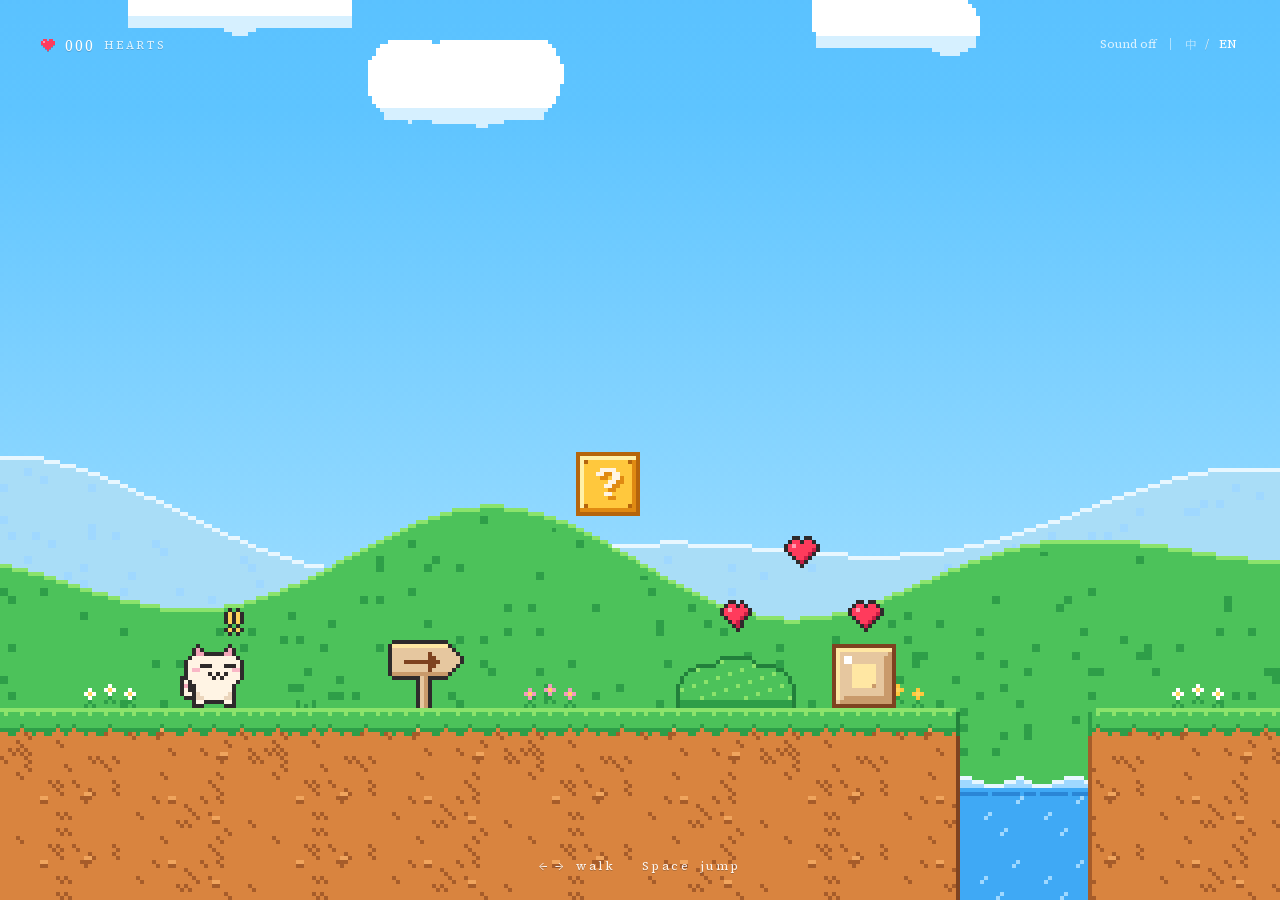
<file: index.html>
<!doctype html>
<html lang="en">
<head>
<meta charset="utf-8" />
<meta name="viewport" content="width=device-width, initial-scale=1, viewport-fit=cover, maximum-scale=1, user-scalable=no" />
<meta name="theme-color" content="#5EC4FF" />
<meta name="format-detection" content="telephone=no" />
<meta name="gift-stage" content="meadow" />
<meta name="gift-title" content="meadow.meta.title" />
<title>For lushiva · I · The Meadow</title>
<link rel="icon" href="data:image/svg+xml,%3Csvg xmlns='http://www.w3.org/2000/svg' viewBox='0 0 32 32'%3E%3Ccircle cx='16' cy='16' r='11' fill='%23111'/%3E%3C/svg%3E" />
  <script type="module" crossorigin src="./assets/meadow-Br5OwQaR.js"></script>
  <link rel="modulepreload" crossorigin href="./assets/sfx-DfxXWE_t.js">
  <link rel="modulepreload" crossorigin href="./assets/flow-BOohoDC-.js">
  <link rel="modulepreload" crossorigin href="./assets/chrome-B_mvwvIW.js">
  <link rel="modulepreload" crossorigin href="./assets/transition-CL6WsSVq.js">
  <link rel="modulepreload" crossorigin href="./assets/defineProperty-BbfpZ9Tg.js">
  <link rel="modulepreload" crossorigin href="./assets/touch-DNV6pkLp.js">
  <link rel="modulepreload" crossorigin href="./assets/cat-ia8jpU_X.js">
  <link rel="modulepreload" crossorigin href="./assets/tiles-Cv-6HPwF.js">
  <link rel="modulepreload" crossorigin href="./assets/art-DZjLxTq1.js">
  <link rel="stylesheet" crossorigin href="./assets/chrome-E-j1KLFv.css">
  <link rel="stylesheet" crossorigin href="./assets/meadow-B7Boj5wx.css">
</head>
<body><div id="gift-curtain" aria-hidden="true"><style>#gift-curtain{position:fixed;inset:0;z-index:120;display:flex;flex-direction:column;align-items:center;justify-content:center;gap:14px;background:var(--gcc-bg,#eeece8);color:var(--gcc-ink,#141414);font:13px/1.4 'Source Serif','Noto Serif SC Sub','Songti SC','STSong',Georgia,serif;letter-spacing:.14em;opacity:1;transition:opacity .42s cubic-bezier(.65,0,.35,1);-webkit-user-select:none;user-select:none;touch-action:none}#gift-curtain.gcc-out{opacity:0;pointer-events:none}#gift-curtain.gcc-gone{display:none}#gift-curtain .gcc-stage{position:relative;width:64px;height:66px;opacity:0;transform:translateY(6px);transition:opacity .3s ease,transform .4s cubic-bezier(.16,.84,.24,1)}#gift-curtain.gcc-late .gcc-stage{opacity:1;transform:none}#gift-curtain .gcc-pig{position:absolute;left:0;bottom:8px;image-rendering:pixelated;transform-origin:50% 100%;animation:gcc-hop .84s steps(1,end) infinite}#gift-curtain .gcc-sh{position:absolute;left:14px;bottom:2px;width:36px;height:5px;background:currentColor;opacity:.16;animation:gcc-sh .84s steps(1,end) infinite}@keyframes gcc-hop{0%{transform:translateY(0) scale(1.14,.86)}12%{transform:translateY(-6px) scale(.94,1.08)}24%{transform:translateY(-12px) scale(.96,1.05)}36%{transform:translateY(-15px) scale(1,1)}50%{transform:translateY(-15px) scale(1,1)}62%{transform:translateY(-12px)}74%{transform:translateY(-6px) scale(.97,1.04)}88%{transform:translateY(0) scale(1.1,.9)}100%{transform:translateY(0) scale(1.14,.86)}}@keyframes gcc-sh{0%,88%,100%{transform:scaleX(1)}12%,74%{transform:scaleX(.8)}24%,62%{transform:scaleX(.66)}36%,50%{transform:scaleX(.58)}}#gift-curtain .gcc-bar{width:120px;height:4px;box-shadow:0 0 0 1px currentColor;opacity:0;transition:opacity .3s}#gift-curtain.gcc-prog.gcc-late .gcc-bar{opacity:.7}#gift-curtain .gcc-bar i{display:block;height:100%;width:0;background:currentColor;transition:width .25s steps(4,end)}#gift-curtain .gcc-msg{display:none;margin:4px 0 0;text-align:center;max-width:80vw;line-height:1.7}#gift-curtain .gcc-acts{display:none;gap:18px}#gift-curtain .gcc-acts a{color:inherit;text-decoration:none;border-bottom:1px solid currentColor;padding:6px 2px;cursor:pointer}#gift-curtain.gcc-slow .gcc-msg,#gift-curtain.gcc-fail .gcc-msg{display:block}#gift-curtain.gcc-slow .gcc-acts,#gift-curtain.gcc-fail .gcc-acts{display:flex}#gift-curtain.gcc-fail .gcc-pig{animation:none;transform:rotate(-8deg)}#gift-curtain.gcc-fail .gcc-sh,#gift-curtain.gcc-fail .gcc-bar{display:none}#gift-curtain.gcc-solid .gcc-stage,#gift-curtain.gcc-solid .gcc-bar{opacity:0}@media (prefers-reduced-motion:reduce){#gift-curtain,#gift-curtain *{animation:none!important;transition:none!important}}</style><div class="gcc-stage"><svg class="gcc-pig" viewBox="0 0 16 13" width="64" height="52" shape-rendering="crispEdges" aria-hidden="true"><rect x="2" y="0" width="1" height="1" fill="#2E2A2B"/><rect x="3" y="0" width="1" height="1" fill="#2E2A2B"/><rect x="12" y="0" width="1" height="1" fill="#2E2A2B"/><rect x="13" y="0" width="1" height="1" fill="#2E2A2B"/><rect x="1" y="1" width="1" height="1" fill="#2E2A2B"/><rect x="2" y="1" width="1" height="1" fill="#F9C6CF"/><rect x="3" y="1" width="1" height="1" fill="#F9C6CF"/><rect x="4" y="1" width="1" height="1" fill="#2E2A2B"/><rect x="11" y="1" width="1" height="1" fill="#2E2A2B"/><rect x="12" y="1" width="1" height="1" fill="#F9C6CF"/><rect x="13" y="1" width="1" height="1" fill="#F9C6CF"/><rect x="14" y="1" width="1" height="1" fill="#2E2A2B"/><rect x="1" y="2" width="1" height="1" fill="#2E2A2B"/><rect x="2" y="2" width="1" height="1" fill="#F9C6CF"/><rect x="3" y="2" width="1" height="1" fill="#F9C6CF"/><rect x="4" y="2" width="1" height="1" fill="#F9C6CF"/><rect x="5" y="2" width="1" height="1" fill="#2E2A2B"/><rect x="6" y="2" width="1" height="1" fill="#2E2A2B"/><rect x="7" y="2" width="1" height="1" fill="#2E2A2B"/><rect x="8" y="2" width="1" height="1" fill="#2E2A2B"/><rect x="9" y="2" width="1" height="1" fill="#2E2A2B"/><rect x="10" y="2" width="1" height="1" fill="#2E2A2B"/><rect x="11" y="2" width="1" height="1" fill="#F9C6CF"/><rect x="12" y="2" width="1" height="1" fill="#F9C6CF"/><rect x="13" y="2" width="1" height="1" fill="#F9C6CF"/><rect x="14" y="2" width="1" height="1" fill="#2E2A2B"/><rect x="0" y="3" width="1" height="1" fill="#2E2A2B"/><rect x="1" y="3" width="1" height="1" fill="#F9C6CF"/><rect x="2" y="3" width="1" height="1" fill="#FFFFFF"/><rect x="3" y="3" width="1" height="1" fill="#F9C6CF"/><rect x="4" y="3" width="1" height="1" fill="#F9C6CF"/><rect x="5" y="3" width="1" height="1" fill="#F9C6CF"/><rect x="6" y="3" width="1" height="1" fill="#F9C6CF"/><rect x="7" y="3" width="1" height="1" fill="#F9C6CF"/><rect x="8" y="3" width="1" height="1" fill="#F9C6CF"/><rect x="9" y="3" width="1" height="1" fill="#F9C6CF"/><rect x="10" y="3" width="1" height="1" fill="#F9C6CF"/><rect x="11" y="3" width="1" height="1" fill="#F9C6CF"/><rect x="12" y="3" width="1" height="1" fill="#F9C6CF"/><rect x="13" y="3" width="1" height="1" fill="#F9C6CF"/><rect x="14" y="3" width="1" height="1" fill="#F9C6CF"/><rect x="15" y="3" width="1" height="1" fill="#2E2A2B"/><rect x="0" y="4" width="1" height="1" fill="#2E2A2B"/><rect x="1" y="4" width="1" height="1" fill="#F9C6CF"/><rect x="2" y="4" width="1" height="1" fill="#F9C6CF"/><rect x="3" y="4" width="1" height="1" fill="#F9C6CF"/><rect x="4" y="4" width="1" height="1" fill="#F9C6CF"/><rect x="5" y="4" width="1" height="1" fill="#F9C6CF"/><rect x="6" y="4" width="1" height="1" fill="#F9C6CF"/><rect x="7" y="4" width="1" height="1" fill="#F9C6CF"/><rect x="8" y="4" width="1" height="1" fill="#F9C6CF"/><rect x="9" y="4" width="1" height="1" fill="#F9C6CF"/><rect x="10" y="4" width="1" height="1" fill="#F9C6CF"/><rect x="11" y="4" width="1" height="1" fill="#F9C6CF"/><rect x="12" y="4" width="1" height="1" fill="#F9C6CF"/><rect x="13" y="4" width="1" height="1" fill="#F9C6CF"/><rect x="14" y="4" width="1" height="1" fill="#F9C6CF"/><rect x="15" y="4" width="1" height="1" fill="#2E2A2B"/><rect x="0" y="5" width="1" height="1" fill="#2E2A2B"/><rect x="1" y="5" width="1" height="1" fill="#F9C6CF"/><rect x="2" y="5" width="1" height="1" fill="#F9C6CF"/><rect x="3" y="5" width="1" height="1" fill="#2E2A2B"/><rect x="4" y="5" width="1" height="1" fill="#F9C6CF"/><rect x="5" y="5" width="1" height="1" fill="#F9C6CF"/><rect x="6" y="5" width="1" height="1" fill="#F9C6CF"/><rect x="7" y="5" width="1" height="1" fill="#F9C6CF"/><rect x="8" y="5" width="1" height="1" fill="#F9C6CF"/><rect x="9" y="5" width="1" height="1" fill="#F9C6CF"/><rect x="10" y="5" width="1" height="1" fill="#F9C6CF"/><rect x="11" y="5" width="1" height="1" fill="#F9C6CF"/><rect x="12" y="5" width="1" height="1" fill="#2E2A2B"/><rect x="13" y="5" width="1" height="1" fill="#F9C6CF"/><rect x="14" y="5" width="1" height="1" fill="#F9C6CF"/><rect x="15" y="5" width="1" height="1" fill="#2E2A2B"/><rect x="0" y="6" width="1" height="1" fill="#2E2A2B"/><rect x="1" y="6" width="1" height="1" fill="#F9C6CF"/><rect x="2" y="6" width="1" height="1" fill="#F4A7B9"/><rect x="3" y="6" width="1" height="1" fill="#F4A7B9"/><rect x="4" y="6" width="1" height="1" fill="#F9C6CF"/><rect x="5" y="6" width="1" height="1" fill="#EE8FA6"/><rect x="6" y="6" width="1" height="1" fill="#EE8FA6"/><rect x="7" y="6" width="1" height="1" fill="#EE8FA6"/><rect x="8" y="6" width="1" height="1" fill="#EE8FA6"/><rect x="9" y="6" width="1" height="1" fill="#EE8FA6"/><rect x="10" y="6" width="1" height="1" fill="#EE8FA6"/><rect x="11" y="6" width="1" height="1" fill="#F9C6CF"/><rect x="12" y="6" width="1" height="1" fill="#F4A7B9"/><rect x="13" y="6" width="1" height="1" fill="#F4A7B9"/><rect x="14" y="6" width="1" height="1" fill="#F9C6CF"/><rect x="15" y="6" width="1" height="1" fill="#2E2A2B"/><rect x="0" y="7" width="1" height="1" fill="#2E2A2B"/><rect x="1" y="7" width="1" height="1" fill="#F9C6CF"/><rect x="2" y="7" width="1" height="1" fill="#F9C6CF"/><rect x="3" y="7" width="1" height="1" fill="#F9C6CF"/><rect x="4" y="7" width="1" height="1" fill="#F9C6CF"/><rect x="5" y="7" width="1" height="1" fill="#EE8FA6"/><rect x="6" y="7" width="1" height="1" fill="#B85A72"/><rect x="7" y="7" width="1" height="1" fill="#EE8FA6"/><rect x="8" y="7" width="1" height="1" fill="#EE8FA6"/><rect x="9" y="7" width="1" height="1" fill="#B85A72"/><rect x="10" y="7" width="1" height="1" fill="#EE8FA6"/><rect x="11" y="7" width="1" height="1" fill="#F9C6CF"/><rect x="12" y="7" width="1" height="1" fill="#F9C6CF"/><rect x="13" y="7" width="1" height="1" fill="#F9C6CF"/><rect x="14" y="7" width="1" height="1" fill="#F9C6CF"/><rect x="15" y="7" width="1" height="1" fill="#2E2A2B"/><rect x="0" y="8" width="1" height="1" fill="#2E2A2B"/><rect x="1" y="8" width="1" height="1" fill="#F9C6CF"/><rect x="2" y="8" width="1" height="1" fill="#F9C6CF"/><rect x="3" y="8" width="1" height="1" fill="#F9C6CF"/><rect x="4" y="8" width="1" height="1" fill="#F9C6CF"/><rect x="5" y="8" width="1" height="1" fill="#EE8FA6"/><rect x="6" y="8" width="1" height="1" fill="#EE8FA6"/><rect x="7" y="8" width="1" height="1" fill="#EE8FA6"/><rect x="8" y="8" width="1" height="1" fill="#EE8FA6"/><rect x="9" y="8" width="1" height="1" fill="#EE8FA6"/><rect x="10" y="8" width="1" height="1" fill="#EE8FA6"/><rect x="11" y="8" width="1" height="1" fill="#F9C6CF"/><rect x="12" y="8" width="1" height="1" fill="#F9C6CF"/><rect x="13" y="8" width="1" height="1" fill="#F9C6CF"/><rect x="14" y="8" width="1" height="1" fill="#F9C6CF"/><rect x="15" y="8" width="1" height="1" fill="#2E2A2B"/><rect x="1" y="9" width="1" height="1" fill="#2E2A2B"/><rect x="2" y="9" width="1" height="1" fill="#F9C6CF"/><rect x="3" y="9" width="1" height="1" fill="#F9C6CF"/><rect x="4" y="9" width="1" height="1" fill="#F9C6CF"/><rect x="5" y="9" width="1" height="1" fill="#F9C6CF"/><rect x="6" y="9" width="1" height="1" fill="#F9C6CF"/><rect x="7" y="9" width="1" height="1" fill="#F9C6CF"/><rect x="8" y="9" width="1" height="1" fill="#F9C6CF"/><rect x="9" y="9" width="1" height="1" fill="#F9C6CF"/><rect x="10" y="9" width="1" height="1" fill="#F9C6CF"/><rect x="11" y="9" width="1" height="1" fill="#F9C6CF"/><rect x="12" y="9" width="1" height="1" fill="#F9C6CF"/><rect x="13" y="9" width="1" height="1" fill="#F9C6CF"/><rect x="14" y="9" width="1" height="1" fill="#2E2A2B"/><rect x="2" y="10" width="1" height="1" fill="#2E2A2B"/><rect x="3" y="10" width="1" height="1" fill="#2E2A2B"/><rect x="4" y="10" width="1" height="1" fill="#2E2A2B"/><rect x="5" y="10" width="1" height="1" fill="#F9C6CF"/><rect x="6" y="10" width="1" height="1" fill="#F9C6CF"/><rect x="7" y="10" width="1" height="1" fill="#F9C6CF"/><rect x="8" y="10" width="1" height="1" fill="#F9C6CF"/><rect x="9" y="10" width="1" height="1" fill="#F9C6CF"/><rect x="10" y="10" width="1" height="1" fill="#F9C6CF"/><rect x="11" y="10" width="1" height="1" fill="#2E2A2B"/><rect x="12" y="10" width="1" height="1" fill="#2E2A2B"/><rect x="13" y="10" width="1" height="1" fill="#2E2A2B"/><rect x="3" y="11" width="1" height="1" fill="#2E2A2B"/><rect x="4" y="11" width="1" height="1" fill="#F9C6CF"/><rect x="5" y="11" width="1" height="1" fill="#2E2A2B"/><rect x="10" y="11" width="1" height="1" fill="#2E2A2B"/><rect x="11" y="11" width="1" height="1" fill="#F9C6CF"/><rect x="12" y="11" width="1" height="1" fill="#2E2A2B"/><rect x="3" y="12" width="1" height="1" fill="#2E2A2B"/><rect x="4" y="12" width="1" height="1" fill="#2E2A2B"/><rect x="11" y="12" width="1" height="1" fill="#2E2A2B"/><rect x="12" y="12" width="1" height="1" fill="#2E2A2B"/></svg><i class="gcc-sh"></i></div><div class="gcc-bar"><i></i></div><p class="gcc-msg"></p><div class="gcc-acts"><a class="gcc-retry" href="#"></a><a class="gcc-skip" href="./"></a></div></div><script>(function(){
var d=document,c=d.getElementById('gift-curtain');if(!c)return;
var S={"meadow":["#5EC4FF","草地","the meadow"],"shop":["#f6efe4","小店","the shop"],"night":["#0b0b0c","夜路","the night path"],"jelly":["#cfcdc8","果冻标本","jelly studies"],"sea":["#0d2c3b","海里","the sea"],"sky":["#04060b","长春的天空","the sky"],"coop":["#5EC4FF","一起玩","together"],"ar":["#eeece8","桌上","on the table"]},N={"meadow":"shop/","shop":"night/","night":"jelly/","jelly":"sea/","sea":"sky/","sky":"coop/","coop":"","ar":"shop/"},T={"zh":{"wait":"马上就好","slow":"还在努力加载…","oops":"哎呀，这一页卡住了","retry":"再试一次","skip":"跳到下一站"},"en":{"wait":"one moment","slow":"still loading…","oops":"oops, this page got stuck","retry":"try again","skip":"skip ahead"}};
var m=d.querySelector('meta[name="gift-stage"]'),st=m?m.content:'meadow',q=new URLSearchParams(location.search);
var L='en';try{L=q.get('lang')||localStorage.getItem('jelly.lang')||(/^zh/i.test(navigator.language)?'zh':'en')}catch(e){}L=/^zh/i.test(L)?'zh':'en';var t=T[L];
var col=(S[st]||S.ar)[0],solid=false;
try{var s=JSON.parse(sessionStorage.getItem('gift.curtain')||'null');if(s&&s.to===st&&Date.now()-s.t<30000){col=s.c;}sessionStorage.removeItem('gift.curtain')}catch(e){}
function ink(h){var x=parseInt(h.slice(1),16);var r=x>>16&255,g=x>>8&255,b=x&255;return (r*299+g*587+b*114)/1000>150?'#141414':'#f6efe4'}
function paint(bg){c.style.setProperty('--gcc-bg',bg);c.style.setProperty('--gcc-ink',ink(bg))}
paint(col,st);c.setAttribute('lang',L==='zh'?'zh-CN':'en');
var rel=st==='meadow'?'./':'../',carry=[];['lang','dev','sound'].forEach(function(k){if(q.has(k))carry.push(k+'='+encodeURIComponent(q.get(k)))});
var nx=c.querySelector('.gcc-skip');nx.href=rel+(N[st]||'')+(carry.length?'?'+carry.join('&'):'');nx.textContent=t.skip;
var rt=c.querySelector('.gcc-retry');rt.textContent=t.retry;rt.addEventListener('click',function(e){e.preventDefault();location.reload()});
var msg=c.querySelector('.gcc-msg'),bar=c.querySelector('.gcc-bar i');
var C=window.__curtain={el:c,stage:st,lang:L,shown:true,held:0,errors:[],
 progress:function(p){c.classList.add('gcc-prog');bar.style.width=Math.round(Math.max(0,Math.min(1,p))*100)+'%'},
 reveal:function(ms){if(!C.shown)return;C.shown=false;clearTimeout(slowT);clearTimeout(lateT);c.classList.remove('gcc-slow','gcc-fail');var f=function(){c.classList.add('gcc-gone')};
  if(ms===0||matchMedia('(prefers-reduced-motion: reduce)').matches){c.classList.add('gcc-out');f();return}
  if(ms)c.style.transitionDuration=ms+'ms';c.classList.add('gcc-out');setTimeout(f,(ms||420)+40)},
 cover:function(bg,stage){C.shown=true;clearTimeout(slowT);clearTimeout(lateT);c.classList.remove('gcc-gone','gcc-out','gcc-slow','gcc-fail','gcc-prog','gcc-late');c.style.transitionDuration='';paint(bg);lateT=setTimeout(late,700)},
 fail:function(why){if(why)C.errors.push(String(why));if(!C.shown)return;c.classList.remove('gcc-out','gcc-gone','gcc-slow');c.classList.add('gcc-fail','gcc-late');msg.textContent=t.oops},
 paint:paint,ink:ink,txt:t};
function late(){if(C.shown)c.classList.add('gcc-late')}var lateT=setTimeout(late,700);
var slowT=setTimeout(function(){if(C.shown&&!c.classList.contains('gcc-fail')){c.classList.add('gcc-slow','gcc-late');msg.textContent=t.slow}},20000);
function err(e){if(!C.shown)return;var tg=e&&e.target;if(tg&&tg!==window&&tg.tagName&&!/^(SCRIPT|LINK)$/.test(tg.tagName))return;
 C.errors.push(String(e&&(e.message||e.reason&&(e.reason.message||e.reason))||e));setTimeout(function(){if(C.shown)C.fail()},2500)}
window.addEventListener('error',err,true);window.addEventListener('unhandledrejection',err);
window.addEventListener('pageshow',function(e){if(!e.persisted)return;clearTimeout(lateT);C.reveal(0);var v=d.querySelectorAll('.gift-iris,.pink-veil');for(var i=0;i<v.length;i++){v[i].style.transition='opacity .35s';v[i].style.opacity='0'}});
})();</script>
<main id="game" aria-live="off"></main>
</body>
</html>
</file>
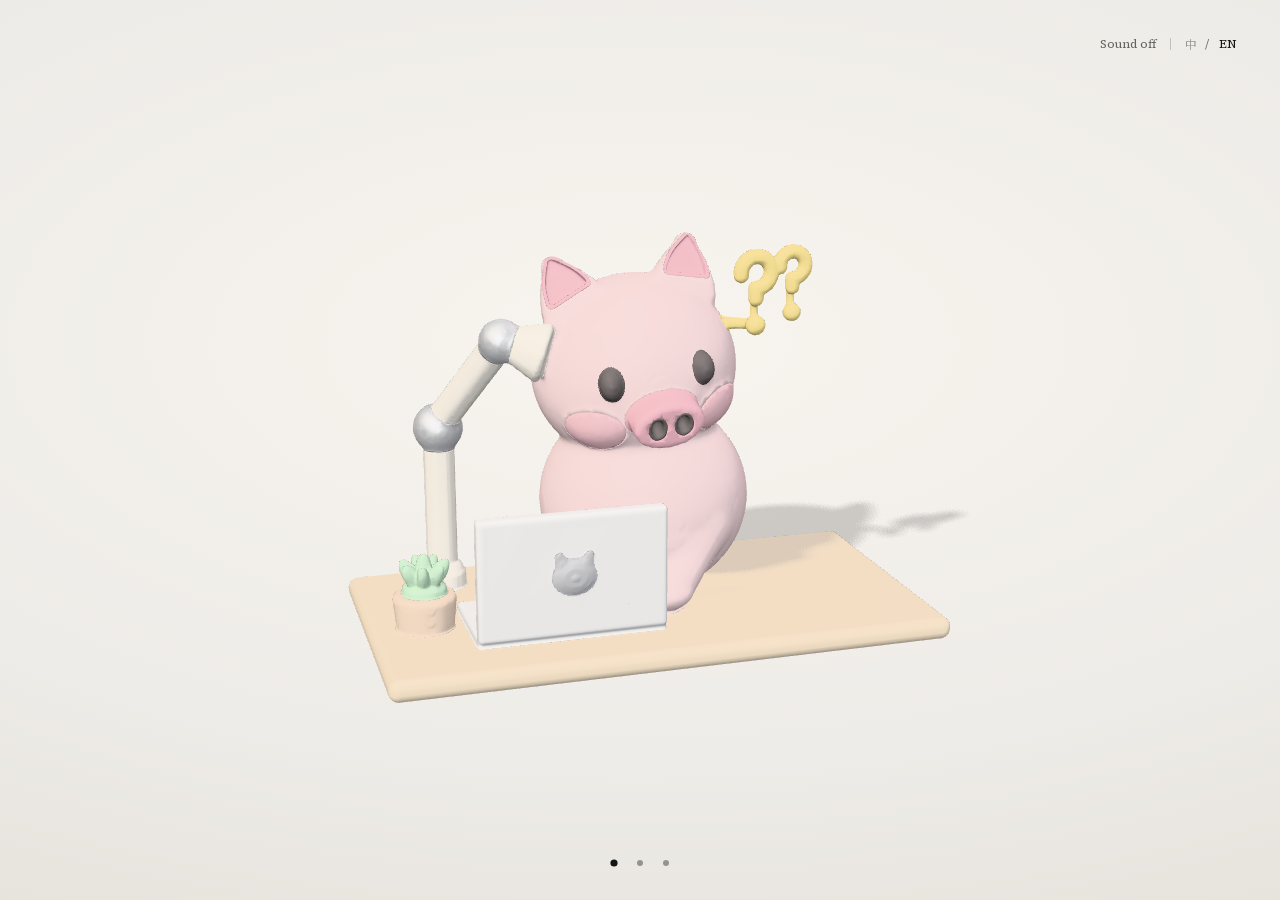
<file: ar/index.html>
<!doctype html>
<html lang="en">
<head>
<meta charset="utf-8" />
<meta name="viewport" content="width=device-width, initial-scale=1, viewport-fit=cover, maximum-scale=1, user-scalable=no" />
<meta name="theme-color" content="#eeece8" />
<meta name="format-detection" content="telephone=no" />
<meta name="gift-stage" content="ar" />
<meta name="gift-title" content="ar.meta.title" />
<title>On your table</title>
<link rel="icon" href="data:image/svg+xml,%3Csvg xmlns='http://www.w3.org/2000/svg' viewBox='0 0 32 32'%3E%3Ccircle cx='16' cy='16' r='11' fill='%23111'/%3E%3C/svg%3E" />
  <script type="module" crossorigin src="../assets/ar-CNdxl669.js"></script>
  <link rel="modulepreload" crossorigin href="../assets/sfx-DfxXWE_t.js">
  <link rel="modulepreload" crossorigin href="../assets/three.module-CCoEMoYZ.js">
  <link rel="modulepreload" crossorigin href="../assets/meshopt_decoder.module-D6RF7rbJ.js">
  <link rel="modulepreload" crossorigin href="../assets/chrome-B_mvwvIW.js">
  <link rel="modulepreload" crossorigin href="../assets/transition-CL6WsSVq.js">
  <link rel="modulepreload" crossorigin href="../assets/flow-BOohoDC-.js">
  <link rel="modulepreload" crossorigin href="../assets/ar-CwGrRfRg.js">
  <link rel="modulepreload" crossorigin href="../assets/preload-helper-CRzLMJPS.js">
  <link rel="stylesheet" crossorigin href="../assets/chrome-E-j1KLFv.css">
  <link rel="stylesheet" crossorigin href="../assets/ar-Cc9Oy8He.css">
</head>
<body><div id="gift-curtain" aria-hidden="true"><style>#gift-curtain{position:fixed;inset:0;z-index:120;display:flex;flex-direction:column;align-items:center;justify-content:center;gap:14px;background:var(--gcc-bg,#eeece8);color:var(--gcc-ink,#141414);font:13px/1.4 'Source Serif','Noto Serif SC Sub','Songti SC','STSong',Georgia,serif;letter-spacing:.14em;opacity:1;transition:opacity .42s cubic-bezier(.65,0,.35,1);-webkit-user-select:none;user-select:none;touch-action:none}#gift-curtain.gcc-out{opacity:0;pointer-events:none}#gift-curtain.gcc-gone{display:none}#gift-curtain .gcc-stage{position:relative;width:64px;height:66px;opacity:0;transform:translateY(6px);transition:opacity .3s ease,transform .4s cubic-bezier(.16,.84,.24,1)}#gift-curtain.gcc-late .gcc-stage{opacity:1;transform:none}#gift-curtain .gcc-pig{position:absolute;left:0;bottom:8px;image-rendering:pixelated;transform-origin:50% 100%;animation:gcc-hop .84s steps(1,end) infinite}#gift-curtain .gcc-sh{position:absolute;left:14px;bottom:2px;width:36px;height:5px;background:currentColor;opacity:.16;animation:gcc-sh .84s steps(1,end) infinite}@keyframes gcc-hop{0%{transform:translateY(0) scale(1.14,.86)}12%{transform:translateY(-6px) scale(.94,1.08)}24%{transform:translateY(-12px) scale(.96,1.05)}36%{transform:translateY(-15px) scale(1,1)}50%{transform:translateY(-15px) scale(1,1)}62%{transform:translateY(-12px)}74%{transform:translateY(-6px) scale(.97,1.04)}88%{transform:translateY(0) scale(1.1,.9)}100%{transform:translateY(0) scale(1.14,.86)}}@keyframes gcc-sh{0%,88%,100%{transform:scaleX(1)}12%,74%{transform:scaleX(.8)}24%,62%{transform:scaleX(.66)}36%,50%{transform:scaleX(.58)}}#gift-curtain .gcc-bar{width:120px;height:4px;box-shadow:0 0 0 1px currentColor;opacity:0;transition:opacity .3s}#gift-curtain.gcc-prog.gcc-late .gcc-bar{opacity:.7}#gift-curtain .gcc-bar i{display:block;height:100%;width:0;background:currentColor;transition:width .25s steps(4,end)}#gift-curtain .gcc-msg{display:none;margin:4px 0 0;text-align:center;max-width:80vw;line-height:1.7}#gift-curtain .gcc-acts{display:none;gap:18px}#gift-curtain .gcc-acts a{color:inherit;text-decoration:none;border-bottom:1px solid currentColor;padding:6px 2px;cursor:pointer}#gift-curtain.gcc-slow .gcc-msg,#gift-curtain.gcc-fail .gcc-msg{display:block}#gift-curtain.gcc-slow .gcc-acts,#gift-curtain.gcc-fail .gcc-acts{display:flex}#gift-curtain.gcc-fail .gcc-pig{animation:none;transform:rotate(-8deg)}#gift-curtain.gcc-fail .gcc-sh,#gift-curtain.gcc-fail .gcc-bar{display:none}#gift-curtain.gcc-solid .gcc-stage,#gift-curtain.gcc-solid .gcc-bar{opacity:0}@media (prefers-reduced-motion:reduce){#gift-curtain,#gift-curtain *{animation:none!important;transition:none!important}}</style><div class="gcc-stage"><svg class="gcc-pig" viewBox="0 0 16 13" width="64" height="52" shape-rendering="crispEdges" aria-hidden="true"><rect x="2" y="0" width="1" height="1" fill="#2E2A2B"/><rect x="3" y="0" width="1" height="1" fill="#2E2A2B"/><rect x="12" y="0" width="1" height="1" fill="#2E2A2B"/><rect x="13" y="0" width="1" height="1" fill="#2E2A2B"/><rect x="1" y="1" width="1" height="1" fill="#2E2A2B"/><rect x="2" y="1" width="1" height="1" fill="#F9C6CF"/><rect x="3" y="1" width="1" height="1" fill="#F9C6CF"/><rect x="4" y="1" width="1" height="1" fill="#2E2A2B"/><rect x="11" y="1" width="1" height="1" fill="#2E2A2B"/><rect x="12" y="1" width="1" height="1" fill="#F9C6CF"/><rect x="13" y="1" width="1" height="1" fill="#F9C6CF"/><rect x="14" y="1" width="1" height="1" fill="#2E2A2B"/><rect x="1" y="2" width="1" height="1" fill="#2E2A2B"/><rect x="2" y="2" width="1" height="1" fill="#F9C6CF"/><rect x="3" y="2" width="1" height="1" fill="#F9C6CF"/><rect x="4" y="2" width="1" height="1" fill="#F9C6CF"/><rect x="5" y="2" width="1" height="1" fill="#2E2A2B"/><rect x="6" y="2" width="1" height="1" fill="#2E2A2B"/><rect x="7" y="2" width="1" height="1" fill="#2E2A2B"/><rect x="8" y="2" width="1" height="1" fill="#2E2A2B"/><rect x="9" y="2" width="1" height="1" fill="#2E2A2B"/><rect x="10" y="2" width="1" height="1" fill="#2E2A2B"/><rect x="11" y="2" width="1" height="1" fill="#F9C6CF"/><rect x="12" y="2" width="1" height="1" fill="#F9C6CF"/><rect x="13" y="2" width="1" height="1" fill="#F9C6CF"/><rect x="14" y="2" width="1" height="1" fill="#2E2A2B"/><rect x="0" y="3" width="1" height="1" fill="#2E2A2B"/><rect x="1" y="3" width="1" height="1" fill="#F9C6CF"/><rect x="2" y="3" width="1" height="1" fill="#FFFFFF"/><rect x="3" y="3" width="1" height="1" fill="#F9C6CF"/><rect x="4" y="3" width="1" height="1" fill="#F9C6CF"/><rect x="5" y="3" width="1" height="1" fill="#F9C6CF"/><rect x="6" y="3" width="1" height="1" fill="#F9C6CF"/><rect x="7" y="3" width="1" height="1" fill="#F9C6CF"/><rect x="8" y="3" width="1" height="1" fill="#F9C6CF"/><rect x="9" y="3" width="1" height="1" fill="#F9C6CF"/><rect x="10" y="3" width="1" height="1" fill="#F9C6CF"/><rect x="11" y="3" width="1" height="1" fill="#F9C6CF"/><rect x="12" y="3" width="1" height="1" fill="#F9C6CF"/><rect x="13" y="3" width="1" height="1" fill="#F9C6CF"/><rect x="14" y="3" width="1" height="1" fill="#F9C6CF"/><rect x="15" y="3" width="1" height="1" fill="#2E2A2B"/><rect x="0" y="4" width="1" height="1" fill="#2E2A2B"/><rect x="1" y="4" width="1" height="1" fill="#F9C6CF"/><rect x="2" y="4" width="1" height="1" fill="#F9C6CF"/><rect x="3" y="4" width="1" height="1" fill="#F9C6CF"/><rect x="4" y="4" width="1" height="1" fill="#F9C6CF"/><rect x="5" y="4" width="1" height="1" fill="#F9C6CF"/><rect x="6" y="4" width="1" height="1" fill="#F9C6CF"/><rect x="7" y="4" width="1" height="1" fill="#F9C6CF"/><rect x="8" y="4" width="1" height="1" fill="#F9C6CF"/><rect x="9" y="4" width="1" height="1" fill="#F9C6CF"/><rect x="10" y="4" width="1" height="1" fill="#F9C6CF"/><rect x="11" y="4" width="1" height="1" fill="#F9C6CF"/><rect x="12" y="4" width="1" height="1" fill="#F9C6CF"/><rect x="13" y="4" width="1" height="1" fill="#F9C6CF"/><rect x="14" y="4" width="1" height="1" fill="#F9C6CF"/><rect x="15" y="4" width="1" height="1" fill="#2E2A2B"/><rect x="0" y="5" width="1" height="1" fill="#2E2A2B"/><rect x="1" y="5" width="1" height="1" fill="#F9C6CF"/><rect x="2" y="5" width="1" height="1" fill="#F9C6CF"/><rect x="3" y="5" width="1" height="1" fill="#2E2A2B"/><rect x="4" y="5" width="1" height="1" fill="#F9C6CF"/><rect x="5" y="5" width="1" height="1" fill="#F9C6CF"/><rect x="6" y="5" width="1" height="1" fill="#F9C6CF"/><rect x="7" y="5" width="1" height="1" fill="#F9C6CF"/><rect x="8" y="5" width="1" height="1" fill="#F9C6CF"/><rect x="9" y="5" width="1" height="1" fill="#F9C6CF"/><rect x="10" y="5" width="1" height="1" fill="#F9C6CF"/><rect x="11" y="5" width="1" height="1" fill="#F9C6CF"/><rect x="12" y="5" width="1" height="1" fill="#2E2A2B"/><rect x="13" y="5" width="1" height="1" fill="#F9C6CF"/><rect x="14" y="5" width="1" height="1" fill="#F9C6CF"/><rect x="15" y="5" width="1" height="1" fill="#2E2A2B"/><rect x="0" y="6" width="1" height="1" fill="#2E2A2B"/><rect x="1" y="6" width="1" height="1" fill="#F9C6CF"/><rect x="2" y="6" width="1" height="1" fill="#F4A7B9"/><rect x="3" y="6" width="1" height="1" fill="#F4A7B9"/><rect x="4" y="6" width="1" height="1" fill="#F9C6CF"/><rect x="5" y="6" width="1" height="1" fill="#EE8FA6"/><rect x="6" y="6" width="1" height="1" fill="#EE8FA6"/><rect x="7" y="6" width="1" height="1" fill="#EE8FA6"/><rect x="8" y="6" width="1" height="1" fill="#EE8FA6"/><rect x="9" y="6" width="1" height="1" fill="#EE8FA6"/><rect x="10" y="6" width="1" height="1" fill="#EE8FA6"/><rect x="11" y="6" width="1" height="1" fill="#F9C6CF"/><rect x="12" y="6" width="1" height="1" fill="#F4A7B9"/><rect x="13" y="6" width="1" height="1" fill="#F4A7B9"/><rect x="14" y="6" width="1" height="1" fill="#F9C6CF"/><rect x="15" y="6" width="1" height="1" fill="#2E2A2B"/><rect x="0" y="7" width="1" height="1" fill="#2E2A2B"/><rect x="1" y="7" width="1" height="1" fill="#F9C6CF"/><rect x="2" y="7" width="1" height="1" fill="#F9C6CF"/><rect x="3" y="7" width="1" height="1" fill="#F9C6CF"/><rect x="4" y="7" width="1" height="1" fill="#F9C6CF"/><rect x="5" y="7" width="1" height="1" fill="#EE8FA6"/><rect x="6" y="7" width="1" height="1" fill="#B85A72"/><rect x="7" y="7" width="1" height="1" fill="#EE8FA6"/><rect x="8" y="7" width="1" height="1" fill="#EE8FA6"/><rect x="9" y="7" width="1" height="1" fill="#B85A72"/><rect x="10" y="7" width="1" height="1" fill="#EE8FA6"/><rect x="11" y="7" width="1" height="1" fill="#F9C6CF"/><rect x="12" y="7" width="1" height="1" fill="#F9C6CF"/><rect x="13" y="7" width="1" height="1" fill="#F9C6CF"/><rect x="14" y="7" width="1" height="1" fill="#F9C6CF"/><rect x="15" y="7" width="1" height="1" fill="#2E2A2B"/><rect x="0" y="8" width="1" height="1" fill="#2E2A2B"/><rect x="1" y="8" width="1" height="1" fill="#F9C6CF"/><rect x="2" y="8" width="1" height="1" fill="#F9C6CF"/><rect x="3" y="8" width="1" height="1" fill="#F9C6CF"/><rect x="4" y="8" width="1" height="1" fill="#F9C6CF"/><rect x="5" y="8" width="1" height="1" fill="#EE8FA6"/><rect x="6" y="8" width="1" height="1" fill="#EE8FA6"/><rect x="7" y="8" width="1" height="1" fill="#EE8FA6"/><rect x="8" y="8" width="1" height="1" fill="#EE8FA6"/><rect x="9" y="8" width="1" height="1" fill="#EE8FA6"/><rect x="10" y="8" width="1" height="1" fill="#EE8FA6"/><rect x="11" y="8" width="1" height="1" fill="#F9C6CF"/><rect x="12" y="8" width="1" height="1" fill="#F9C6CF"/><rect x="13" y="8" width="1" height="1" fill="#F9C6CF"/><rect x="14" y="8" width="1" height="1" fill="#F9C6CF"/><rect x="15" y="8" width="1" height="1" fill="#2E2A2B"/><rect x="1" y="9" width="1" height="1" fill="#2E2A2B"/><rect x="2" y="9" width="1" height="1" fill="#F9C6CF"/><rect x="3" y="9" width="1" height="1" fill="#F9C6CF"/><rect x="4" y="9" width="1" height="1" fill="#F9C6CF"/><rect x="5" y="9" width="1" height="1" fill="#F9C6CF"/><rect x="6" y="9" width="1" height="1" fill="#F9C6CF"/><rect x="7" y="9" width="1" height="1" fill="#F9C6CF"/><rect x="8" y="9" width="1" height="1" fill="#F9C6CF"/><rect x="9" y="9" width="1" height="1" fill="#F9C6CF"/><rect x="10" y="9" width="1" height="1" fill="#F9C6CF"/><rect x="11" y="9" width="1" height="1" fill="#F9C6CF"/><rect x="12" y="9" width="1" height="1" fill="#F9C6CF"/><rect x="13" y="9" width="1" height="1" fill="#F9C6CF"/><rect x="14" y="9" width="1" height="1" fill="#2E2A2B"/><rect x="2" y="10" width="1" height="1" fill="#2E2A2B"/><rect x="3" y="10" width="1" height="1" fill="#2E2A2B"/><rect x="4" y="10" width="1" height="1" fill="#2E2A2B"/><rect x="5" y="10" width="1" height="1" fill="#F9C6CF"/><rect x="6" y="10" width="1" height="1" fill="#F9C6CF"/><rect x="7" y="10" width="1" height="1" fill="#F9C6CF"/><rect x="8" y="10" width="1" height="1" fill="#F9C6CF"/><rect x="9" y="10" width="1" height="1" fill="#F9C6CF"/><rect x="10" y="10" width="1" height="1" fill="#F9C6CF"/><rect x="11" y="10" width="1" height="1" fill="#2E2A2B"/><rect x="12" y="10" width="1" height="1" fill="#2E2A2B"/><rect x="13" y="10" width="1" height="1" fill="#2E2A2B"/><rect x="3" y="11" width="1" height="1" fill="#2E2A2B"/><rect x="4" y="11" width="1" height="1" fill="#F9C6CF"/><rect x="5" y="11" width="1" height="1" fill="#2E2A2B"/><rect x="10" y="11" width="1" height="1" fill="#2E2A2B"/><rect x="11" y="11" width="1" height="1" fill="#F9C6CF"/><rect x="12" y="11" width="1" height="1" fill="#2E2A2B"/><rect x="3" y="12" width="1" height="1" fill="#2E2A2B"/><rect x="4" y="12" width="1" height="1" fill="#2E2A2B"/><rect x="11" y="12" width="1" height="1" fill="#2E2A2B"/><rect x="12" y="12" width="1" height="1" fill="#2E2A2B"/></svg><i class="gcc-sh"></i></div><div class="gcc-bar"><i></i></div><p class="gcc-msg"></p><div class="gcc-acts"><a class="gcc-retry" href="#"></a><a class="gcc-skip" href="./"></a></div></div><script>(function(){
var d=document,c=d.getElementById('gift-curtain');if(!c)return;
var S={"meadow":["#5EC4FF","草地","the meadow"],"shop":["#f6efe4","小店","the shop"],"night":["#0b0b0c","夜路","the night path"],"jelly":["#cfcdc8","果冻标本","jelly studies"],"sea":["#0d2c3b","海里","the sea"],"sky":["#04060b","长春的天空","the sky"],"coop":["#5EC4FF","一起玩","together"],"ar":["#eeece8","桌上","on the table"]},N={"meadow":"shop/","shop":"night/","night":"jelly/","jelly":"sea/","sea":"sky/","sky":"coop/","coop":"","ar":"shop/"},T={"zh":{"wait":"马上就好","slow":"还在努力加载…","oops":"哎呀，这一页卡住了","retry":"再试一次","skip":"跳到下一站"},"en":{"wait":"one moment","slow":"still loading…","oops":"oops, this page got stuck","retry":"try again","skip":"skip ahead"}};
var m=d.querySelector('meta[name="gift-stage"]'),st=m?m.content:'meadow',q=new URLSearchParams(location.search);
var L='en';try{L=q.get('lang')||localStorage.getItem('jelly.lang')||(/^zh/i.test(navigator.language)?'zh':'en')}catch(e){}L=/^zh/i.test(L)?'zh':'en';var t=T[L];
var col=(S[st]||S.ar)[0],solid=false;
try{var s=JSON.parse(sessionStorage.getItem('gift.curtain')||'null');if(s&&s.to===st&&Date.now()-s.t<30000){col=s.c;}sessionStorage.removeItem('gift.curtain')}catch(e){}
function ink(h){var x=parseInt(h.slice(1),16);var r=x>>16&255,g=x>>8&255,b=x&255;return (r*299+g*587+b*114)/1000>150?'#141414':'#f6efe4'}
function paint(bg){c.style.setProperty('--gcc-bg',bg);c.style.setProperty('--gcc-ink',ink(bg))}
paint(col,st);c.setAttribute('lang',L==='zh'?'zh-CN':'en');
var rel=st==='meadow'?'./':'../',carry=[];['lang','dev','sound'].forEach(function(k){if(q.has(k))carry.push(k+'='+encodeURIComponent(q.get(k)))});
var nx=c.querySelector('.gcc-skip');nx.href=rel+(N[st]||'')+(carry.length?'?'+carry.join('&'):'');nx.textContent=t.skip;
var rt=c.querySelector('.gcc-retry');rt.textContent=t.retry;rt.addEventListener('click',function(e){e.preventDefault();location.reload()});
var msg=c.querySelector('.gcc-msg'),bar=c.querySelector('.gcc-bar i');
var C=window.__curtain={el:c,stage:st,lang:L,shown:true,held:0,errors:[],
 progress:function(p){c.classList.add('gcc-prog');bar.style.width=Math.round(Math.max(0,Math.min(1,p))*100)+'%'},
 reveal:function(ms){if(!C.shown)return;C.shown=false;clearTimeout(slowT);clearTimeout(lateT);c.classList.remove('gcc-slow','gcc-fail');var f=function(){c.classList.add('gcc-gone')};
  if(ms===0||matchMedia('(prefers-reduced-motion: reduce)').matches){c.classList.add('gcc-out');f();return}
  if(ms)c.style.transitionDuration=ms+'ms';c.classList.add('gcc-out');setTimeout(f,(ms||420)+40)},
 cover:function(bg,stage){C.shown=true;clearTimeout(slowT);clearTimeout(lateT);c.classList.remove('gcc-gone','gcc-out','gcc-slow','gcc-fail','gcc-prog','gcc-late');c.style.transitionDuration='';paint(bg);lateT=setTimeout(late,700)},
 fail:function(why){if(why)C.errors.push(String(why));if(!C.shown)return;c.classList.remove('gcc-out','gcc-gone','gcc-slow');c.classList.add('gcc-fail','gcc-late');msg.textContent=t.oops},
 paint:paint,ink:ink,txt:t};
function late(){if(C.shown)c.classList.add('gcc-late')}var lateT=setTimeout(late,700);
var slowT=setTimeout(function(){if(C.shown&&!c.classList.contains('gcc-fail')){c.classList.add('gcc-slow','gcc-late');msg.textContent=t.slow}},20000);
function err(e){if(!C.shown)return;var tg=e&&e.target;if(tg&&tg!==window&&tg.tagName&&!/^(SCRIPT|LINK)$/.test(tg.tagName))return;
 C.errors.push(String(e&&(e.message||e.reason&&(e.reason.message||e.reason))||e));setTimeout(function(){if(C.shown)C.fail()},2500)}
window.addEventListener('error',err,true);window.addEventListener('unhandledrejection',err);
window.addEventListener('pageshow',function(e){if(!e.persisted)return;clearTimeout(lateT);C.reveal(0);var v=d.querySelectorAll('.gift-iris,.pink-veil');for(var i=0;i<v.length;i++){v[i].style.transition='opacity .35s';v[i].style.opacity='0'}});
})();</script>
<main id="ar" aria-live="off"></main>
</body>
</html>
</file>
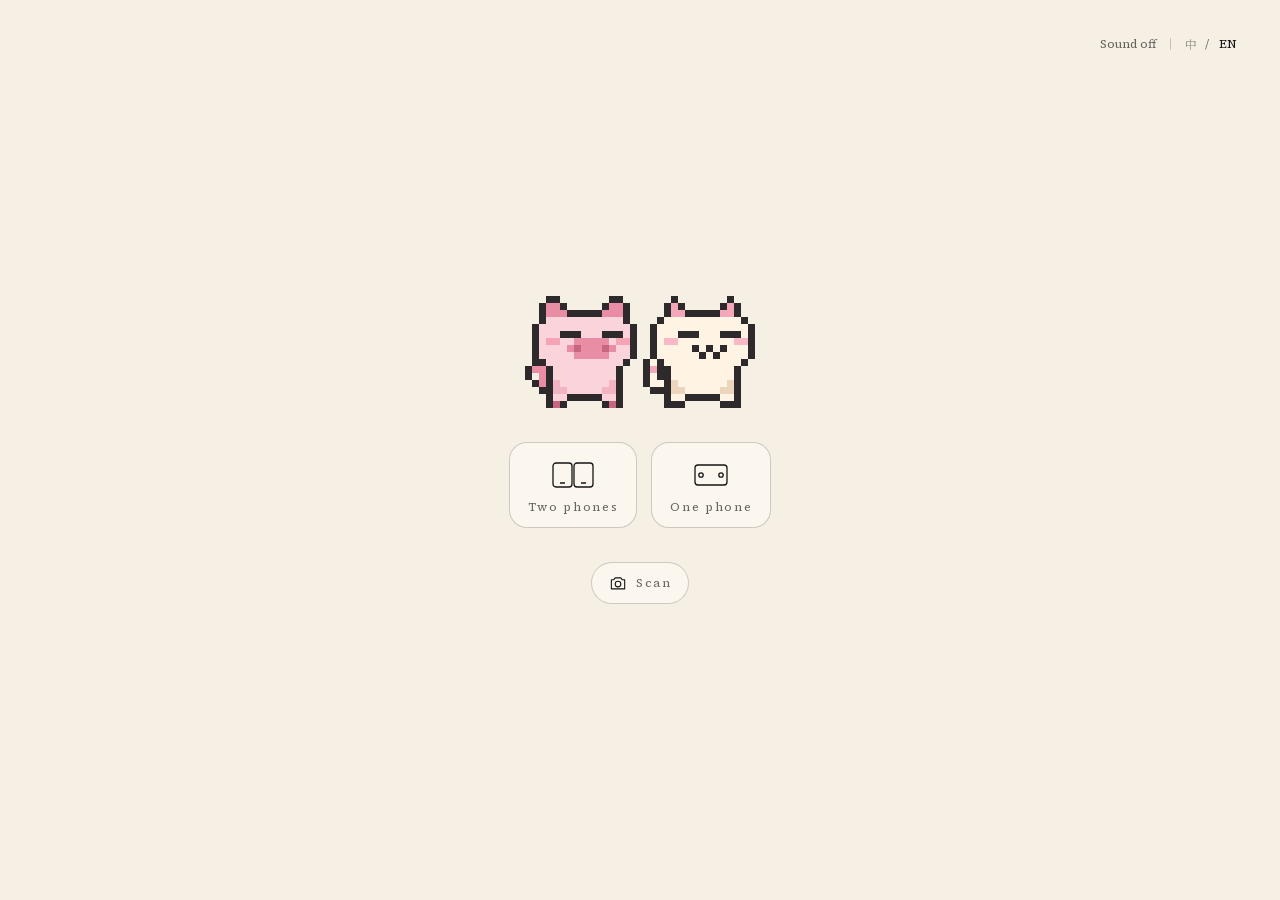
<file: coop/index.html>
<!doctype html>
<html lang="en">
<head>
<meta charset="utf-8" />
<meta name="viewport" content="width=device-width, initial-scale=1, viewport-fit=cover, maximum-scale=1, user-scalable=no" />
<meta name="theme-color" content="#5EC4FF" />
<meta name="format-detection" content="telephone=no" />
<meta name="gift-stage" content="coop" />
<meta name="gift-title" content="coop.meta.title" />
<script>/from=sky/.test(location.search)&&document.documentElement.classList.add("cp-from-sky")</script>
<title>Two of us</title>
<link rel="icon" href="data:image/svg+xml,%3Csvg xmlns='http://www.w3.org/2000/svg' viewBox='0 0 32 32'%3E%3Ccircle cx='16' cy='16' r='11' fill='%23111'/%3E%3C/svg%3E" />
  <script type="module" crossorigin src="../assets/coop-DVmmL89o.js"></script>
  <link rel="modulepreload" crossorigin href="../assets/sfx-DfxXWE_t.js">
  <link rel="modulepreload" crossorigin href="../assets/chrome-B_mvwvIW.js">
  <link rel="modulepreload" crossorigin href="../assets/transition-CL6WsSVq.js">
  <link rel="modulepreload" crossorigin href="../assets/flow-BOohoDC-.js">
  <link rel="modulepreload" crossorigin href="../assets/defineProperty-BbfpZ9Tg.js">
  <link rel="modulepreload" crossorigin href="../assets/cat-ia8jpU_X.js">
  <link rel="modulepreload" crossorigin href="../assets/dawn-DVG1g8d_.js">
  <link rel="modulepreload" crossorigin href="../assets/tiles-Cv-6HPwF.js">
  <link rel="modulepreload" crossorigin href="../assets/pig-CF_X1jsj.js">
  <link rel="modulepreload" crossorigin href="../assets/art-DZjLxTq1.js">
  <link rel="stylesheet" crossorigin href="../assets/chrome-E-j1KLFv.css">
  <link rel="stylesheet" crossorigin href="../assets/coop-CobAIzv2.css">
</head>
<body><div id="gift-curtain" aria-hidden="true"><style>#gift-curtain{position:fixed;inset:0;z-index:120;display:flex;flex-direction:column;align-items:center;justify-content:center;gap:14px;background:var(--gcc-bg,#eeece8);color:var(--gcc-ink,#141414);font:13px/1.4 'Source Serif','Noto Serif SC Sub','Songti SC','STSong',Georgia,serif;letter-spacing:.14em;opacity:1;transition:opacity .42s cubic-bezier(.65,0,.35,1);-webkit-user-select:none;user-select:none;touch-action:none}#gift-curtain.gcc-out{opacity:0;pointer-events:none}#gift-curtain.gcc-gone{display:none}#gift-curtain .gcc-stage{position:relative;width:64px;height:66px;opacity:0;transform:translateY(6px);transition:opacity .3s ease,transform .4s cubic-bezier(.16,.84,.24,1)}#gift-curtain.gcc-late .gcc-stage{opacity:1;transform:none}#gift-curtain .gcc-pig{position:absolute;left:0;bottom:8px;image-rendering:pixelated;transform-origin:50% 100%;animation:gcc-hop .84s steps(1,end) infinite}#gift-curtain .gcc-sh{position:absolute;left:14px;bottom:2px;width:36px;height:5px;background:currentColor;opacity:.16;animation:gcc-sh .84s steps(1,end) infinite}@keyframes gcc-hop{0%{transform:translateY(0) scale(1.14,.86)}12%{transform:translateY(-6px) scale(.94,1.08)}24%{transform:translateY(-12px) scale(.96,1.05)}36%{transform:translateY(-15px) scale(1,1)}50%{transform:translateY(-15px) scale(1,1)}62%{transform:translateY(-12px)}74%{transform:translateY(-6px) scale(.97,1.04)}88%{transform:translateY(0) scale(1.1,.9)}100%{transform:translateY(0) scale(1.14,.86)}}@keyframes gcc-sh{0%,88%,100%{transform:scaleX(1)}12%,74%{transform:scaleX(.8)}24%,62%{transform:scaleX(.66)}36%,50%{transform:scaleX(.58)}}#gift-curtain .gcc-bar{width:120px;height:4px;box-shadow:0 0 0 1px currentColor;opacity:0;transition:opacity .3s}#gift-curtain.gcc-prog.gcc-late .gcc-bar{opacity:.7}#gift-curtain .gcc-bar i{display:block;height:100%;width:0;background:currentColor;transition:width .25s steps(4,end)}#gift-curtain .gcc-msg{display:none;margin:4px 0 0;text-align:center;max-width:80vw;line-height:1.7}#gift-curtain .gcc-acts{display:none;gap:18px}#gift-curtain .gcc-acts a{color:inherit;text-decoration:none;border-bottom:1px solid currentColor;padding:6px 2px;cursor:pointer}#gift-curtain.gcc-slow .gcc-msg,#gift-curtain.gcc-fail .gcc-msg{display:block}#gift-curtain.gcc-slow .gcc-acts,#gift-curtain.gcc-fail .gcc-acts{display:flex}#gift-curtain.gcc-fail .gcc-pig{animation:none;transform:rotate(-8deg)}#gift-curtain.gcc-fail .gcc-sh,#gift-curtain.gcc-fail .gcc-bar{display:none}#gift-curtain.gcc-solid .gcc-stage,#gift-curtain.gcc-solid .gcc-bar{opacity:0}@media (prefers-reduced-motion:reduce){#gift-curtain,#gift-curtain *{animation:none!important;transition:none!important}}</style><div class="gcc-stage"><svg class="gcc-pig" viewBox="0 0 16 13" width="64" height="52" shape-rendering="crispEdges" aria-hidden="true"><rect x="2" y="0" width="1" height="1" fill="#2E2A2B"/><rect x="3" y="0" width="1" height="1" fill="#2E2A2B"/><rect x="12" y="0" width="1" height="1" fill="#2E2A2B"/><rect x="13" y="0" width="1" height="1" fill="#2E2A2B"/><rect x="1" y="1" width="1" height="1" fill="#2E2A2B"/><rect x="2" y="1" width="1" height="1" fill="#F9C6CF"/><rect x="3" y="1" width="1" height="1" fill="#F9C6CF"/><rect x="4" y="1" width="1" height="1" fill="#2E2A2B"/><rect x="11" y="1" width="1" height="1" fill="#2E2A2B"/><rect x="12" y="1" width="1" height="1" fill="#F9C6CF"/><rect x="13" y="1" width="1" height="1" fill="#F9C6CF"/><rect x="14" y="1" width="1" height="1" fill="#2E2A2B"/><rect x="1" y="2" width="1" height="1" fill="#2E2A2B"/><rect x="2" y="2" width="1" height="1" fill="#F9C6CF"/><rect x="3" y="2" width="1" height="1" fill="#F9C6CF"/><rect x="4" y="2" width="1" height="1" fill="#F9C6CF"/><rect x="5" y="2" width="1" height="1" fill="#2E2A2B"/><rect x="6" y="2" width="1" height="1" fill="#2E2A2B"/><rect x="7" y="2" width="1" height="1" fill="#2E2A2B"/><rect x="8" y="2" width="1" height="1" fill="#2E2A2B"/><rect x="9" y="2" width="1" height="1" fill="#2E2A2B"/><rect x="10" y="2" width="1" height="1" fill="#2E2A2B"/><rect x="11" y="2" width="1" height="1" fill="#F9C6CF"/><rect x="12" y="2" width="1" height="1" fill="#F9C6CF"/><rect x="13" y="2" width="1" height="1" fill="#F9C6CF"/><rect x="14" y="2" width="1" height="1" fill="#2E2A2B"/><rect x="0" y="3" width="1" height="1" fill="#2E2A2B"/><rect x="1" y="3" width="1" height="1" fill="#F9C6CF"/><rect x="2" y="3" width="1" height="1" fill="#FFFFFF"/><rect x="3" y="3" width="1" height="1" fill="#F9C6CF"/><rect x="4" y="3" width="1" height="1" fill="#F9C6CF"/><rect x="5" y="3" width="1" height="1" fill="#F9C6CF"/><rect x="6" y="3" width="1" height="1" fill="#F9C6CF"/><rect x="7" y="3" width="1" height="1" fill="#F9C6CF"/><rect x="8" y="3" width="1" height="1" fill="#F9C6CF"/><rect x="9" y="3" width="1" height="1" fill="#F9C6CF"/><rect x="10" y="3" width="1" height="1" fill="#F9C6CF"/><rect x="11" y="3" width="1" height="1" fill="#F9C6CF"/><rect x="12" y="3" width="1" height="1" fill="#F9C6CF"/><rect x="13" y="3" width="1" height="1" fill="#F9C6CF"/><rect x="14" y="3" width="1" height="1" fill="#F9C6CF"/><rect x="15" y="3" width="1" height="1" fill="#2E2A2B"/><rect x="0" y="4" width="1" height="1" fill="#2E2A2B"/><rect x="1" y="4" width="1" height="1" fill="#F9C6CF"/><rect x="2" y="4" width="1" height="1" fill="#F9C6CF"/><rect x="3" y="4" width="1" height="1" fill="#F9C6CF"/><rect x="4" y="4" width="1" height="1" fill="#F9C6CF"/><rect x="5" y="4" width="1" height="1" fill="#F9C6CF"/><rect x="6" y="4" width="1" height="1" fill="#F9C6CF"/><rect x="7" y="4" width="1" height="1" fill="#F9C6CF"/><rect x="8" y="4" width="1" height="1" fill="#F9C6CF"/><rect x="9" y="4" width="1" height="1" fill="#F9C6CF"/><rect x="10" y="4" width="1" height="1" fill="#F9C6CF"/><rect x="11" y="4" width="1" height="1" fill="#F9C6CF"/><rect x="12" y="4" width="1" height="1" fill="#F9C6CF"/><rect x="13" y="4" width="1" height="1" fill="#F9C6CF"/><rect x="14" y="4" width="1" height="1" fill="#F9C6CF"/><rect x="15" y="4" width="1" height="1" fill="#2E2A2B"/><rect x="0" y="5" width="1" height="1" fill="#2E2A2B"/><rect x="1" y="5" width="1" height="1" fill="#F9C6CF"/><rect x="2" y="5" width="1" height="1" fill="#F9C6CF"/><rect x="3" y="5" width="1" height="1" fill="#2E2A2B"/><rect x="4" y="5" width="1" height="1" fill="#F9C6CF"/><rect x="5" y="5" width="1" height="1" fill="#F9C6CF"/><rect x="6" y="5" width="1" height="1" fill="#F9C6CF"/><rect x="7" y="5" width="1" height="1" fill="#F9C6CF"/><rect x="8" y="5" width="1" height="1" fill="#F9C6CF"/><rect x="9" y="5" width="1" height="1" fill="#F9C6CF"/><rect x="10" y="5" width="1" height="1" fill="#F9C6CF"/><rect x="11" y="5" width="1" height="1" fill="#F9C6CF"/><rect x="12" y="5" width="1" height="1" fill="#2E2A2B"/><rect x="13" y="5" width="1" height="1" fill="#F9C6CF"/><rect x="14" y="5" width="1" height="1" fill="#F9C6CF"/><rect x="15" y="5" width="1" height="1" fill="#2E2A2B"/><rect x="0" y="6" width="1" height="1" fill="#2E2A2B"/><rect x="1" y="6" width="1" height="1" fill="#F9C6CF"/><rect x="2" y="6" width="1" height="1" fill="#F4A7B9"/><rect x="3" y="6" width="1" height="1" fill="#F4A7B9"/><rect x="4" y="6" width="1" height="1" fill="#F9C6CF"/><rect x="5" y="6" width="1" height="1" fill="#EE8FA6"/><rect x="6" y="6" width="1" height="1" fill="#EE8FA6"/><rect x="7" y="6" width="1" height="1" fill="#EE8FA6"/><rect x="8" y="6" width="1" height="1" fill="#EE8FA6"/><rect x="9" y="6" width="1" height="1" fill="#EE8FA6"/><rect x="10" y="6" width="1" height="1" fill="#EE8FA6"/><rect x="11" y="6" width="1" height="1" fill="#F9C6CF"/><rect x="12" y="6" width="1" height="1" fill="#F4A7B9"/><rect x="13" y="6" width="1" height="1" fill="#F4A7B9"/><rect x="14" y="6" width="1" height="1" fill="#F9C6CF"/><rect x="15" y="6" width="1" height="1" fill="#2E2A2B"/><rect x="0" y="7" width="1" height="1" fill="#2E2A2B"/><rect x="1" y="7" width="1" height="1" fill="#F9C6CF"/><rect x="2" y="7" width="1" height="1" fill="#F9C6CF"/><rect x="3" y="7" width="1" height="1" fill="#F9C6CF"/><rect x="4" y="7" width="1" height="1" fill="#F9C6CF"/><rect x="5" y="7" width="1" height="1" fill="#EE8FA6"/><rect x="6" y="7" width="1" height="1" fill="#B85A72"/><rect x="7" y="7" width="1" height="1" fill="#EE8FA6"/><rect x="8" y="7" width="1" height="1" fill="#EE8FA6"/><rect x="9" y="7" width="1" height="1" fill="#B85A72"/><rect x="10" y="7" width="1" height="1" fill="#EE8FA6"/><rect x="11" y="7" width="1" height="1" fill="#F9C6CF"/><rect x="12" y="7" width="1" height="1" fill="#F9C6CF"/><rect x="13" y="7" width="1" height="1" fill="#F9C6CF"/><rect x="14" y="7" width="1" height="1" fill="#F9C6CF"/><rect x="15" y="7" width="1" height="1" fill="#2E2A2B"/><rect x="0" y="8" width="1" height="1" fill="#2E2A2B"/><rect x="1" y="8" width="1" height="1" fill="#F9C6CF"/><rect x="2" y="8" width="1" height="1" fill="#F9C6CF"/><rect x="3" y="8" width="1" height="1" fill="#F9C6CF"/><rect x="4" y="8" width="1" height="1" fill="#F9C6CF"/><rect x="5" y="8" width="1" height="1" fill="#EE8FA6"/><rect x="6" y="8" width="1" height="1" fill="#EE8FA6"/><rect x="7" y="8" width="1" height="1" fill="#EE8FA6"/><rect x="8" y="8" width="1" height="1" fill="#EE8FA6"/><rect x="9" y="8" width="1" height="1" fill="#EE8FA6"/><rect x="10" y="8" width="1" height="1" fill="#EE8FA6"/><rect x="11" y="8" width="1" height="1" fill="#F9C6CF"/><rect x="12" y="8" width="1" height="1" fill="#F9C6CF"/><rect x="13" y="8" width="1" height="1" fill="#F9C6CF"/><rect x="14" y="8" width="1" height="1" fill="#F9C6CF"/><rect x="15" y="8" width="1" height="1" fill="#2E2A2B"/><rect x="1" y="9" width="1" height="1" fill="#2E2A2B"/><rect x="2" y="9" width="1" height="1" fill="#F9C6CF"/><rect x="3" y="9" width="1" height="1" fill="#F9C6CF"/><rect x="4" y="9" width="1" height="1" fill="#F9C6CF"/><rect x="5" y="9" width="1" height="1" fill="#F9C6CF"/><rect x="6" y="9" width="1" height="1" fill="#F9C6CF"/><rect x="7" y="9" width="1" height="1" fill="#F9C6CF"/><rect x="8" y="9" width="1" height="1" fill="#F9C6CF"/><rect x="9" y="9" width="1" height="1" fill="#F9C6CF"/><rect x="10" y="9" width="1" height="1" fill="#F9C6CF"/><rect x="11" y="9" width="1" height="1" fill="#F9C6CF"/><rect x="12" y="9" width="1" height="1" fill="#F9C6CF"/><rect x="13" y="9" width="1" height="1" fill="#F9C6CF"/><rect x="14" y="9" width="1" height="1" fill="#2E2A2B"/><rect x="2" y="10" width="1" height="1" fill="#2E2A2B"/><rect x="3" y="10" width="1" height="1" fill="#2E2A2B"/><rect x="4" y="10" width="1" height="1" fill="#2E2A2B"/><rect x="5" y="10" width="1" height="1" fill="#F9C6CF"/><rect x="6" y="10" width="1" height="1" fill="#F9C6CF"/><rect x="7" y="10" width="1" height="1" fill="#F9C6CF"/><rect x="8" y="10" width="1" height="1" fill="#F9C6CF"/><rect x="9" y="10" width="1" height="1" fill="#F9C6CF"/><rect x="10" y="10" width="1" height="1" fill="#F9C6CF"/><rect x="11" y="10" width="1" height="1" fill="#2E2A2B"/><rect x="12" y="10" width="1" height="1" fill="#2E2A2B"/><rect x="13" y="10" width="1" height="1" fill="#2E2A2B"/><rect x="3" y="11" width="1" height="1" fill="#2E2A2B"/><rect x="4" y="11" width="1" height="1" fill="#F9C6CF"/><rect x="5" y="11" width="1" height="1" fill="#2E2A2B"/><rect x="10" y="11" width="1" height="1" fill="#2E2A2B"/><rect x="11" y="11" width="1" height="1" fill="#F9C6CF"/><rect x="12" y="11" width="1" height="1" fill="#2E2A2B"/><rect x="3" y="12" width="1" height="1" fill="#2E2A2B"/><rect x="4" y="12" width="1" height="1" fill="#2E2A2B"/><rect x="11" y="12" width="1" height="1" fill="#2E2A2B"/><rect x="12" y="12" width="1" height="1" fill="#2E2A2B"/></svg><i class="gcc-sh"></i></div><div class="gcc-bar"><i></i></div><p class="gcc-msg"></p><div class="gcc-acts"><a class="gcc-retry" href="#"></a><a class="gcc-skip" href="./"></a></div></div><script>(function(){
var d=document,c=d.getElementById('gift-curtain');if(!c)return;
var S={"meadow":["#5EC4FF","草地","the meadow"],"shop":["#f6efe4","小店","the shop"],"night":["#0b0b0c","夜路","the night path"],"jelly":["#cfcdc8","果冻标本","jelly studies"],"sea":["#0d2c3b","海里","the sea"],"sky":["#04060b","长春的天空","the sky"],"coop":["#5EC4FF","一起玩","together"],"ar":["#eeece8","桌上","on the table"]},N={"meadow":"shop/","shop":"night/","night":"jelly/","jelly":"sea/","sea":"sky/","sky":"coop/","coop":"","ar":"shop/"},T={"zh":{"wait":"马上就好","slow":"还在努力加载…","oops":"哎呀，这一页卡住了","retry":"再试一次","skip":"跳到下一站"},"en":{"wait":"one moment","slow":"still loading…","oops":"oops, this page got stuck","retry":"try again","skip":"skip ahead"}};
var m=d.querySelector('meta[name="gift-stage"]'),st=m?m.content:'meadow',q=new URLSearchParams(location.search);
var L='en';try{L=q.get('lang')||localStorage.getItem('jelly.lang')||(/^zh/i.test(navigator.language)?'zh':'en')}catch(e){}L=/^zh/i.test(L)?'zh':'en';var t=T[L];
var col=(S[st]||S.ar)[0],solid=false;
try{var s=JSON.parse(sessionStorage.getItem('gift.curtain')||'null');if(s&&s.to===st&&Date.now()-s.t<30000){col=s.c;}sessionStorage.removeItem('gift.curtain')}catch(e){}
function ink(h){var x=parseInt(h.slice(1),16);var r=x>>16&255,g=x>>8&255,b=x&255;return (r*299+g*587+b*114)/1000>150?'#141414':'#f6efe4'}
function paint(bg){c.style.setProperty('--gcc-bg',bg);c.style.setProperty('--gcc-ink',ink(bg))}
paint(col,st);c.setAttribute('lang',L==='zh'?'zh-CN':'en');
var rel=st==='meadow'?'./':'../',carry=[];['lang','dev','sound'].forEach(function(k){if(q.has(k))carry.push(k+'='+encodeURIComponent(q.get(k)))});
var nx=c.querySelector('.gcc-skip');nx.href=rel+(N[st]||'')+(carry.length?'?'+carry.join('&'):'');nx.textContent=t.skip;
var rt=c.querySelector('.gcc-retry');rt.textContent=t.retry;rt.addEventListener('click',function(e){e.preventDefault();location.reload()});
var msg=c.querySelector('.gcc-msg'),bar=c.querySelector('.gcc-bar i');
var C=window.__curtain={el:c,stage:st,lang:L,shown:true,held:0,errors:[],
 progress:function(p){c.classList.add('gcc-prog');bar.style.width=Math.round(Math.max(0,Math.min(1,p))*100)+'%'},
 reveal:function(ms){if(!C.shown)return;C.shown=false;clearTimeout(slowT);clearTimeout(lateT);c.classList.remove('gcc-slow','gcc-fail');var f=function(){c.classList.add('gcc-gone')};
  if(ms===0||matchMedia('(prefers-reduced-motion: reduce)').matches){c.classList.add('gcc-out');f();return}
  if(ms)c.style.transitionDuration=ms+'ms';c.classList.add('gcc-out');setTimeout(f,(ms||420)+40)},
 cover:function(bg,stage){C.shown=true;clearTimeout(slowT);clearTimeout(lateT);c.classList.remove('gcc-gone','gcc-out','gcc-slow','gcc-fail','gcc-prog','gcc-late');c.style.transitionDuration='';paint(bg);lateT=setTimeout(late,700)},
 fail:function(why){if(why)C.errors.push(String(why));if(!C.shown)return;c.classList.remove('gcc-out','gcc-gone','gcc-slow');c.classList.add('gcc-fail','gcc-late');msg.textContent=t.oops},
 paint:paint,ink:ink,txt:t};
function late(){if(C.shown)c.classList.add('gcc-late')}var lateT=setTimeout(late,700);
var slowT=setTimeout(function(){if(C.shown&&!c.classList.contains('gcc-fail')){c.classList.add('gcc-slow','gcc-late');msg.textContent=t.slow}},20000);
function err(e){if(!C.shown)return;var tg=e&&e.target;if(tg&&tg!==window&&tg.tagName&&!/^(SCRIPT|LINK)$/.test(tg.tagName))return;
 C.errors.push(String(e&&(e.message||e.reason&&(e.reason.message||e.reason))||e));setTimeout(function(){if(C.shown)C.fail()},2500)}
window.addEventListener('error',err,true);window.addEventListener('unhandledrejection',err);
window.addEventListener('pageshow',function(e){if(!e.persisted)return;clearTimeout(lateT);C.reveal(0);var v=d.querySelectorAll('.gift-iris,.pink-veil');for(var i=0;i<v.length;i++){v[i].style.transition='opacity .35s';v[i].style.opacity='0'}});
})();</script>
<main id="coop" aria-live="off"></main>
</body>
</html>
</file>
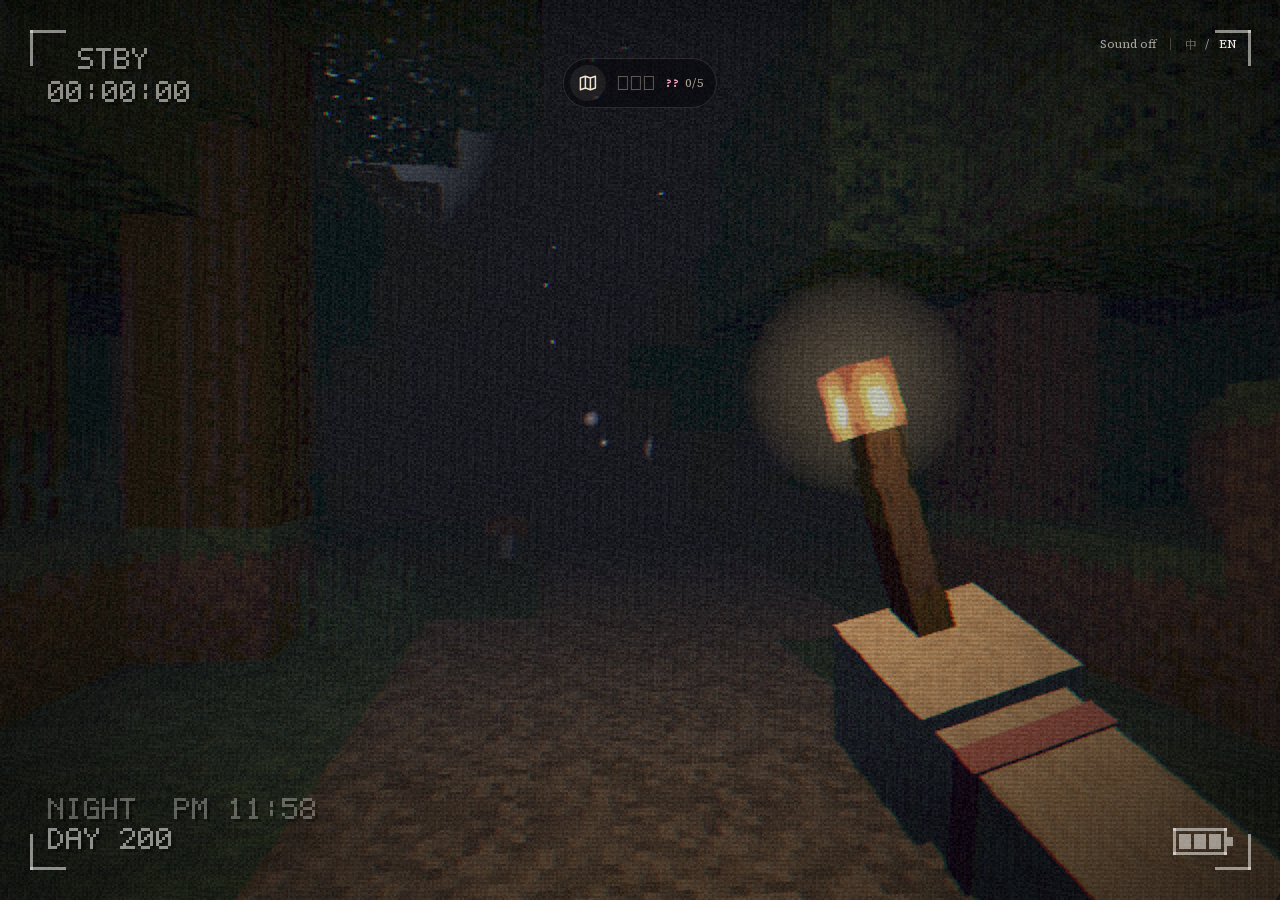
<file: night/index.html>
<!doctype html>
<html lang="en">
<head>
<meta charset="utf-8" />
<meta name="viewport" content="width=device-width, initial-scale=1, viewport-fit=cover, maximum-scale=1, user-scalable=no" />
<meta name="theme-color" content="#0b0b0c" />
<meta name="format-detection" content="telephone=no" />
<meta name="gift-stage" content="night" />
<meta name="gift-title" content="night.meta.title" />
<title>For lushiva · III · The Night</title>
<link rel="icon" href="data:image/svg+xml,%3Csvg xmlns='http://www.w3.org/2000/svg' viewBox='0 0 32 32'%3E%3Ccircle cx='16' cy='16' r='11' fill='%23111'/%3E%3C/svg%3E" />
  <script type="module" crossorigin src="../assets/night-DCNgkaRC.js"></script>
  <link rel="modulepreload" crossorigin href="../assets/sfx-DfxXWE_t.js">
  <link rel="modulepreload" crossorigin href="../assets/three.module-CCoEMoYZ.js">
  <link rel="modulepreload" crossorigin href="../assets/flow-BOohoDC-.js">
  <link rel="modulepreload" crossorigin href="../assets/chrome-B_mvwvIW.js">
  <link rel="modulepreload" crossorigin href="../assets/transition-CL6WsSVq.js">
  <link rel="modulepreload" crossorigin href="../assets/defineProperty-BbfpZ9Tg.js">
  <link rel="stylesheet" crossorigin href="../assets/chrome-E-j1KLFv.css">
  <link rel="stylesheet" crossorigin href="../assets/night-jyYtpShu.css">
</head>
<body><div id="gift-curtain" aria-hidden="true"><style>#gift-curtain{position:fixed;inset:0;z-index:120;display:flex;flex-direction:column;align-items:center;justify-content:center;gap:14px;background:var(--gcc-bg,#eeece8);color:var(--gcc-ink,#141414);font:13px/1.4 'Source Serif','Noto Serif SC Sub','Songti SC','STSong',Georgia,serif;letter-spacing:.14em;opacity:1;transition:opacity .42s cubic-bezier(.65,0,.35,1);-webkit-user-select:none;user-select:none;touch-action:none}#gift-curtain.gcc-out{opacity:0;pointer-events:none}#gift-curtain.gcc-gone{display:none}#gift-curtain .gcc-stage{position:relative;width:64px;height:66px;opacity:0;transform:translateY(6px);transition:opacity .3s ease,transform .4s cubic-bezier(.16,.84,.24,1)}#gift-curtain.gcc-late .gcc-stage{opacity:1;transform:none}#gift-curtain .gcc-pig{position:absolute;left:0;bottom:8px;image-rendering:pixelated;transform-origin:50% 100%;animation:gcc-hop .84s steps(1,end) infinite}#gift-curtain .gcc-sh{position:absolute;left:14px;bottom:2px;width:36px;height:5px;background:currentColor;opacity:.16;animation:gcc-sh .84s steps(1,end) infinite}@keyframes gcc-hop{0%{transform:translateY(0) scale(1.14,.86)}12%{transform:translateY(-6px) scale(.94,1.08)}24%{transform:translateY(-12px) scale(.96,1.05)}36%{transform:translateY(-15px) scale(1,1)}50%{transform:translateY(-15px) scale(1,1)}62%{transform:translateY(-12px)}74%{transform:translateY(-6px) scale(.97,1.04)}88%{transform:translateY(0) scale(1.1,.9)}100%{transform:translateY(0) scale(1.14,.86)}}@keyframes gcc-sh{0%,88%,100%{transform:scaleX(1)}12%,74%{transform:scaleX(.8)}24%,62%{transform:scaleX(.66)}36%,50%{transform:scaleX(.58)}}#gift-curtain .gcc-bar{width:120px;height:4px;box-shadow:0 0 0 1px currentColor;opacity:0;transition:opacity .3s}#gift-curtain.gcc-prog.gcc-late .gcc-bar{opacity:.7}#gift-curtain .gcc-bar i{display:block;height:100%;width:0;background:currentColor;transition:width .25s steps(4,end)}#gift-curtain .gcc-msg{display:none;margin:4px 0 0;text-align:center;max-width:80vw;line-height:1.7}#gift-curtain .gcc-acts{display:none;gap:18px}#gift-curtain .gcc-acts a{color:inherit;text-decoration:none;border-bottom:1px solid currentColor;padding:6px 2px;cursor:pointer}#gift-curtain.gcc-slow .gcc-msg,#gift-curtain.gcc-fail .gcc-msg{display:block}#gift-curtain.gcc-slow .gcc-acts,#gift-curtain.gcc-fail .gcc-acts{display:flex}#gift-curtain.gcc-fail .gcc-pig{animation:none;transform:rotate(-8deg)}#gift-curtain.gcc-fail .gcc-sh,#gift-curtain.gcc-fail .gcc-bar{display:none}#gift-curtain.gcc-solid .gcc-stage,#gift-curtain.gcc-solid .gcc-bar{opacity:0}@media (prefers-reduced-motion:reduce){#gift-curtain,#gift-curtain *{animation:none!important;transition:none!important}}</style><div class="gcc-stage"><svg class="gcc-pig" viewBox="0 0 16 13" width="64" height="52" shape-rendering="crispEdges" aria-hidden="true"><rect x="2" y="0" width="1" height="1" fill="#2E2A2B"/><rect x="3" y="0" width="1" height="1" fill="#2E2A2B"/><rect x="12" y="0" width="1" height="1" fill="#2E2A2B"/><rect x="13" y="0" width="1" height="1" fill="#2E2A2B"/><rect x="1" y="1" width="1" height="1" fill="#2E2A2B"/><rect x="2" y="1" width="1" height="1" fill="#F9C6CF"/><rect x="3" y="1" width="1" height="1" fill="#F9C6CF"/><rect x="4" y="1" width="1" height="1" fill="#2E2A2B"/><rect x="11" y="1" width="1" height="1" fill="#2E2A2B"/><rect x="12" y="1" width="1" height="1" fill="#F9C6CF"/><rect x="13" y="1" width="1" height="1" fill="#F9C6CF"/><rect x="14" y="1" width="1" height="1" fill="#2E2A2B"/><rect x="1" y="2" width="1" height="1" fill="#2E2A2B"/><rect x="2" y="2" width="1" height="1" fill="#F9C6CF"/><rect x="3" y="2" width="1" height="1" fill="#F9C6CF"/><rect x="4" y="2" width="1" height="1" fill="#F9C6CF"/><rect x="5" y="2" width="1" height="1" fill="#2E2A2B"/><rect x="6" y="2" width="1" height="1" fill="#2E2A2B"/><rect x="7" y="2" width="1" height="1" fill="#2E2A2B"/><rect x="8" y="2" width="1" height="1" fill="#2E2A2B"/><rect x="9" y="2" width="1" height="1" fill="#2E2A2B"/><rect x="10" y="2" width="1" height="1" fill="#2E2A2B"/><rect x="11" y="2" width="1" height="1" fill="#F9C6CF"/><rect x="12" y="2" width="1" height="1" fill="#F9C6CF"/><rect x="13" y="2" width="1" height="1" fill="#F9C6CF"/><rect x="14" y="2" width="1" height="1" fill="#2E2A2B"/><rect x="0" y="3" width="1" height="1" fill="#2E2A2B"/><rect x="1" y="3" width="1" height="1" fill="#F9C6CF"/><rect x="2" y="3" width="1" height="1" fill="#FFFFFF"/><rect x="3" y="3" width="1" height="1" fill="#F9C6CF"/><rect x="4" y="3" width="1" height="1" fill="#F9C6CF"/><rect x="5" y="3" width="1" height="1" fill="#F9C6CF"/><rect x="6" y="3" width="1" height="1" fill="#F9C6CF"/><rect x="7" y="3" width="1" height="1" fill="#F9C6CF"/><rect x="8" y="3" width="1" height="1" fill="#F9C6CF"/><rect x="9" y="3" width="1" height="1" fill="#F9C6CF"/><rect x="10" y="3" width="1" height="1" fill="#F9C6CF"/><rect x="11" y="3" width="1" height="1" fill="#F9C6CF"/><rect x="12" y="3" width="1" height="1" fill="#F9C6CF"/><rect x="13" y="3" width="1" height="1" fill="#F9C6CF"/><rect x="14" y="3" width="1" height="1" fill="#F9C6CF"/><rect x="15" y="3" width="1" height="1" fill="#2E2A2B"/><rect x="0" y="4" width="1" height="1" fill="#2E2A2B"/><rect x="1" y="4" width="1" height="1" fill="#F9C6CF"/><rect x="2" y="4" width="1" height="1" fill="#F9C6CF"/><rect x="3" y="4" width="1" height="1" fill="#F9C6CF"/><rect x="4" y="4" width="1" height="1" fill="#F9C6CF"/><rect x="5" y="4" width="1" height="1" fill="#F9C6CF"/><rect x="6" y="4" width="1" height="1" fill="#F9C6CF"/><rect x="7" y="4" width="1" height="1" fill="#F9C6CF"/><rect x="8" y="4" width="1" height="1" fill="#F9C6CF"/><rect x="9" y="4" width="1" height="1" fill="#F9C6CF"/><rect x="10" y="4" width="1" height="1" fill="#F9C6CF"/><rect x="11" y="4" width="1" height="1" fill="#F9C6CF"/><rect x="12" y="4" width="1" height="1" fill="#F9C6CF"/><rect x="13" y="4" width="1" height="1" fill="#F9C6CF"/><rect x="14" y="4" width="1" height="1" fill="#F9C6CF"/><rect x="15" y="4" width="1" height="1" fill="#2E2A2B"/><rect x="0" y="5" width="1" height="1" fill="#2E2A2B"/><rect x="1" y="5" width="1" height="1" fill="#F9C6CF"/><rect x="2" y="5" width="1" height="1" fill="#F9C6CF"/><rect x="3" y="5" width="1" height="1" fill="#2E2A2B"/><rect x="4" y="5" width="1" height="1" fill="#F9C6CF"/><rect x="5" y="5" width="1" height="1" fill="#F9C6CF"/><rect x="6" y="5" width="1" height="1" fill="#F9C6CF"/><rect x="7" y="5" width="1" height="1" fill="#F9C6CF"/><rect x="8" y="5" width="1" height="1" fill="#F9C6CF"/><rect x="9" y="5" width="1" height="1" fill="#F9C6CF"/><rect x="10" y="5" width="1" height="1" fill="#F9C6CF"/><rect x="11" y="5" width="1" height="1" fill="#F9C6CF"/><rect x="12" y="5" width="1" height="1" fill="#2E2A2B"/><rect x="13" y="5" width="1" height="1" fill="#F9C6CF"/><rect x="14" y="5" width="1" height="1" fill="#F9C6CF"/><rect x="15" y="5" width="1" height="1" fill="#2E2A2B"/><rect x="0" y="6" width="1" height="1" fill="#2E2A2B"/><rect x="1" y="6" width="1" height="1" fill="#F9C6CF"/><rect x="2" y="6" width="1" height="1" fill="#F4A7B9"/><rect x="3" y="6" width="1" height="1" fill="#F4A7B9"/><rect x="4" y="6" width="1" height="1" fill="#F9C6CF"/><rect x="5" y="6" width="1" height="1" fill="#EE8FA6"/><rect x="6" y="6" width="1" height="1" fill="#EE8FA6"/><rect x="7" y="6" width="1" height="1" fill="#EE8FA6"/><rect x="8" y="6" width="1" height="1" fill="#EE8FA6"/><rect x="9" y="6" width="1" height="1" fill="#EE8FA6"/><rect x="10" y="6" width="1" height="1" fill="#EE8FA6"/><rect x="11" y="6" width="1" height="1" fill="#F9C6CF"/><rect x="12" y="6" width="1" height="1" fill="#F4A7B9"/><rect x="13" y="6" width="1" height="1" fill="#F4A7B9"/><rect x="14" y="6" width="1" height="1" fill="#F9C6CF"/><rect x="15" y="6" width="1" height="1" fill="#2E2A2B"/><rect x="0" y="7" width="1" height="1" fill="#2E2A2B"/><rect x="1" y="7" width="1" height="1" fill="#F9C6CF"/><rect x="2" y="7" width="1" height="1" fill="#F9C6CF"/><rect x="3" y="7" width="1" height="1" fill="#F9C6CF"/><rect x="4" y="7" width="1" height="1" fill="#F9C6CF"/><rect x="5" y="7" width="1" height="1" fill="#EE8FA6"/><rect x="6" y="7" width="1" height="1" fill="#B85A72"/><rect x="7" y="7" width="1" height="1" fill="#EE8FA6"/><rect x="8" y="7" width="1" height="1" fill="#EE8FA6"/><rect x="9" y="7" width="1" height="1" fill="#B85A72"/><rect x="10" y="7" width="1" height="1" fill="#EE8FA6"/><rect x="11" y="7" width="1" height="1" fill="#F9C6CF"/><rect x="12" y="7" width="1" height="1" fill="#F9C6CF"/><rect x="13" y="7" width="1" height="1" fill="#F9C6CF"/><rect x="14" y="7" width="1" height="1" fill="#F9C6CF"/><rect x="15" y="7" width="1" height="1" fill="#2E2A2B"/><rect x="0" y="8" width="1" height="1" fill="#2E2A2B"/><rect x="1" y="8" width="1" height="1" fill="#F9C6CF"/><rect x="2" y="8" width="1" height="1" fill="#F9C6CF"/><rect x="3" y="8" width="1" height="1" fill="#F9C6CF"/><rect x="4" y="8" width="1" height="1" fill="#F9C6CF"/><rect x="5" y="8" width="1" height="1" fill="#EE8FA6"/><rect x="6" y="8" width="1" height="1" fill="#EE8FA6"/><rect x="7" y="8" width="1" height="1" fill="#EE8FA6"/><rect x="8" y="8" width="1" height="1" fill="#EE8FA6"/><rect x="9" y="8" width="1" height="1" fill="#EE8FA6"/><rect x="10" y="8" width="1" height="1" fill="#EE8FA6"/><rect x="11" y="8" width="1" height="1" fill="#F9C6CF"/><rect x="12" y="8" width="1" height="1" fill="#F9C6CF"/><rect x="13" y="8" width="1" height="1" fill="#F9C6CF"/><rect x="14" y="8" width="1" height="1" fill="#F9C6CF"/><rect x="15" y="8" width="1" height="1" fill="#2E2A2B"/><rect x="1" y="9" width="1" height="1" fill="#2E2A2B"/><rect x="2" y="9" width="1" height="1" fill="#F9C6CF"/><rect x="3" y="9" width="1" height="1" fill="#F9C6CF"/><rect x="4" y="9" width="1" height="1" fill="#F9C6CF"/><rect x="5" y="9" width="1" height="1" fill="#F9C6CF"/><rect x="6" y="9" width="1" height="1" fill="#F9C6CF"/><rect x="7" y="9" width="1" height="1" fill="#F9C6CF"/><rect x="8" y="9" width="1" height="1" fill="#F9C6CF"/><rect x="9" y="9" width="1" height="1" fill="#F9C6CF"/><rect x="10" y="9" width="1" height="1" fill="#F9C6CF"/><rect x="11" y="9" width="1" height="1" fill="#F9C6CF"/><rect x="12" y="9" width="1" height="1" fill="#F9C6CF"/><rect x="13" y="9" width="1" height="1" fill="#F9C6CF"/><rect x="14" y="9" width="1" height="1" fill="#2E2A2B"/><rect x="2" y="10" width="1" height="1" fill="#2E2A2B"/><rect x="3" y="10" width="1" height="1" fill="#2E2A2B"/><rect x="4" y="10" width="1" height="1" fill="#2E2A2B"/><rect x="5" y="10" width="1" height="1" fill="#F9C6CF"/><rect x="6" y="10" width="1" height="1" fill="#F9C6CF"/><rect x="7" y="10" width="1" height="1" fill="#F9C6CF"/><rect x="8" y="10" width="1" height="1" fill="#F9C6CF"/><rect x="9" y="10" width="1" height="1" fill="#F9C6CF"/><rect x="10" y="10" width="1" height="1" fill="#F9C6CF"/><rect x="11" y="10" width="1" height="1" fill="#2E2A2B"/><rect x="12" y="10" width="1" height="1" fill="#2E2A2B"/><rect x="13" y="10" width="1" height="1" fill="#2E2A2B"/><rect x="3" y="11" width="1" height="1" fill="#2E2A2B"/><rect x="4" y="11" width="1" height="1" fill="#F9C6CF"/><rect x="5" y="11" width="1" height="1" fill="#2E2A2B"/><rect x="10" y="11" width="1" height="1" fill="#2E2A2B"/><rect x="11" y="11" width="1" height="1" fill="#F9C6CF"/><rect x="12" y="11" width="1" height="1" fill="#2E2A2B"/><rect x="3" y="12" width="1" height="1" fill="#2E2A2B"/><rect x="4" y="12" width="1" height="1" fill="#2E2A2B"/><rect x="11" y="12" width="1" height="1" fill="#2E2A2B"/><rect x="12" y="12" width="1" height="1" fill="#2E2A2B"/></svg><i class="gcc-sh"></i></div><div class="gcc-bar"><i></i></div><p class="gcc-msg"></p><div class="gcc-acts"><a class="gcc-retry" href="#"></a><a class="gcc-skip" href="./"></a></div></div><script>(function(){
var d=document,c=d.getElementById('gift-curtain');if(!c)return;
var S={"meadow":["#5EC4FF","草地","the meadow"],"shop":["#f6efe4","小店","the shop"],"night":["#0b0b0c","夜路","the night path"],"jelly":["#cfcdc8","果冻标本","jelly studies"],"sea":["#0d2c3b","海里","the sea"],"sky":["#04060b","长春的天空","the sky"],"coop":["#5EC4FF","一起玩","together"],"ar":["#eeece8","桌上","on the table"]},N={"meadow":"shop/","shop":"night/","night":"jelly/","jelly":"sea/","sea":"sky/","sky":"coop/","coop":"","ar":"shop/"},T={"zh":{"wait":"马上就好","slow":"还在努力加载…","oops":"哎呀，这一页卡住了","retry":"再试一次","skip":"跳到下一站"},"en":{"wait":"one moment","slow":"still loading…","oops":"oops, this page got stuck","retry":"try again","skip":"skip ahead"}};
var m=d.querySelector('meta[name="gift-stage"]'),st=m?m.content:'meadow',q=new URLSearchParams(location.search);
var L='en';try{L=q.get('lang')||localStorage.getItem('jelly.lang')||(/^zh/i.test(navigator.language)?'zh':'en')}catch(e){}L=/^zh/i.test(L)?'zh':'en';var t=T[L];
var col=(S[st]||S.ar)[0],solid=false;
try{var s=JSON.parse(sessionStorage.getItem('gift.curtain')||'null');if(s&&s.to===st&&Date.now()-s.t<30000){col=s.c;}sessionStorage.removeItem('gift.curtain')}catch(e){}
function ink(h){var x=parseInt(h.slice(1),16);var r=x>>16&255,g=x>>8&255,b=x&255;return (r*299+g*587+b*114)/1000>150?'#141414':'#f6efe4'}
function paint(bg){c.style.setProperty('--gcc-bg',bg);c.style.setProperty('--gcc-ink',ink(bg))}
paint(col,st);c.setAttribute('lang',L==='zh'?'zh-CN':'en');
var rel=st==='meadow'?'./':'../',carry=[];['lang','dev','sound'].forEach(function(k){if(q.has(k))carry.push(k+'='+encodeURIComponent(q.get(k)))});
var nx=c.querySelector('.gcc-skip');nx.href=rel+(N[st]||'')+(carry.length?'?'+carry.join('&'):'');nx.textContent=t.skip;
var rt=c.querySelector('.gcc-retry');rt.textContent=t.retry;rt.addEventListener('click',function(e){e.preventDefault();location.reload()});
var msg=c.querySelector('.gcc-msg'),bar=c.querySelector('.gcc-bar i');
var C=window.__curtain={el:c,stage:st,lang:L,shown:true,held:0,errors:[],
 progress:function(p){c.classList.add('gcc-prog');bar.style.width=Math.round(Math.max(0,Math.min(1,p))*100)+'%'},
 reveal:function(ms){if(!C.shown)return;C.shown=false;clearTimeout(slowT);clearTimeout(lateT);c.classList.remove('gcc-slow','gcc-fail');var f=function(){c.classList.add('gcc-gone')};
  if(ms===0||matchMedia('(prefers-reduced-motion: reduce)').matches){c.classList.add('gcc-out');f();return}
  if(ms)c.style.transitionDuration=ms+'ms';c.classList.add('gcc-out');setTimeout(f,(ms||420)+40)},
 cover:function(bg,stage){C.shown=true;clearTimeout(slowT);clearTimeout(lateT);c.classList.remove('gcc-gone','gcc-out','gcc-slow','gcc-fail','gcc-prog','gcc-late');c.style.transitionDuration='';paint(bg);lateT=setTimeout(late,700)},
 fail:function(why){if(why)C.errors.push(String(why));if(!C.shown)return;c.classList.remove('gcc-out','gcc-gone','gcc-slow');c.classList.add('gcc-fail','gcc-late');msg.textContent=t.oops},
 paint:paint,ink:ink,txt:t};
function late(){if(C.shown)c.classList.add('gcc-late')}var lateT=setTimeout(late,700);
var slowT=setTimeout(function(){if(C.shown&&!c.classList.contains('gcc-fail')){c.classList.add('gcc-slow','gcc-late');msg.textContent=t.slow}},20000);
function err(e){if(!C.shown)return;var tg=e&&e.target;if(tg&&tg!==window&&tg.tagName&&!/^(SCRIPT|LINK)$/.test(tg.tagName))return;
 C.errors.push(String(e&&(e.message||e.reason&&(e.reason.message||e.reason))||e));setTimeout(function(){if(C.shown)C.fail()},2500)}
window.addEventListener('error',err,true);window.addEventListener('unhandledrejection',err);
window.addEventListener('pageshow',function(e){if(!e.persisted)return;clearTimeout(lateT);C.reveal(0);var v=d.querySelectorAll('.gift-iris,.pink-veil');for(var i=0;i<v.length;i++){v[i].style.transition='opacity .35s';v[i].style.opacity='0'}});
})();</script>
<main id="game" aria-live="off"></main>
</body>
</html>
</file>
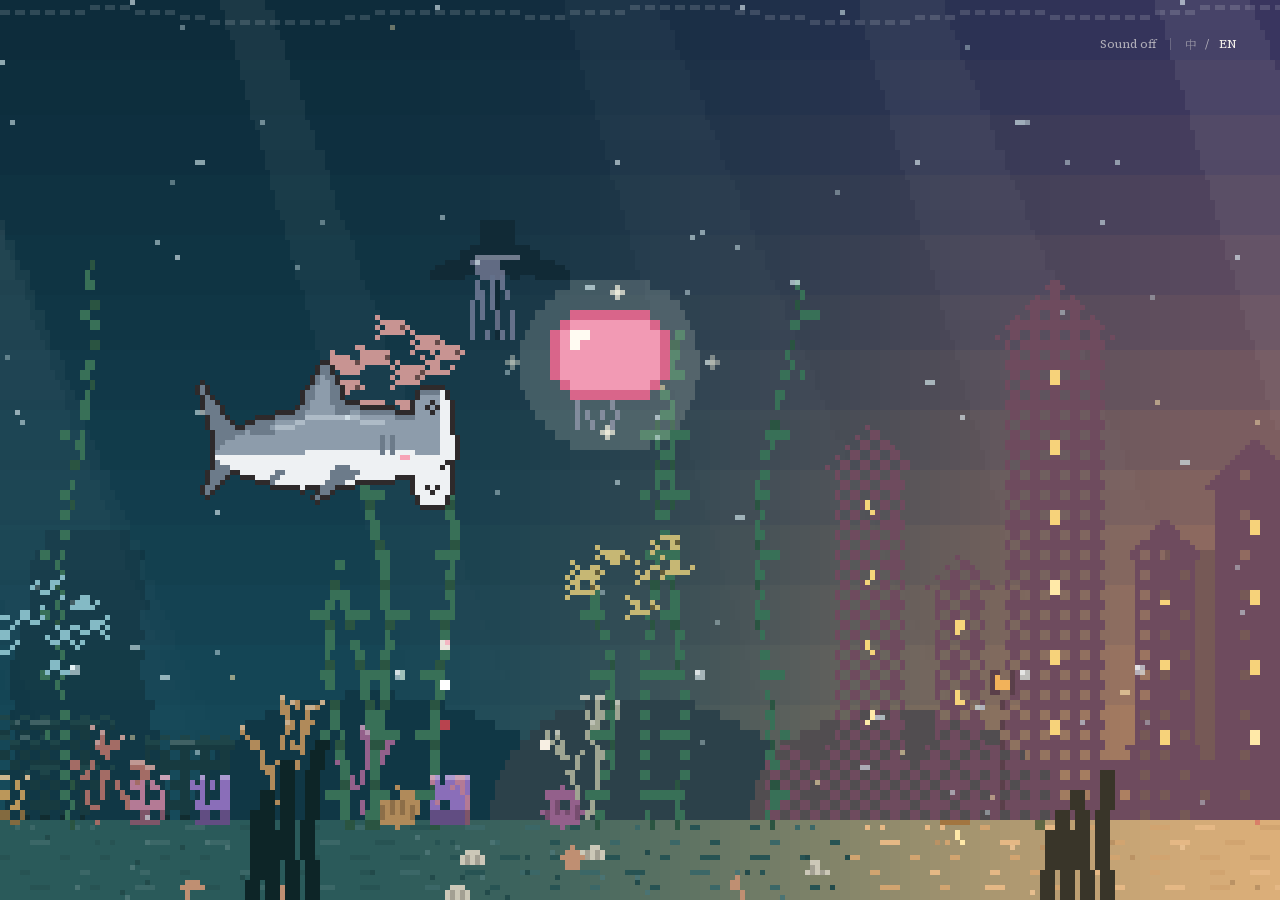
<file: sea/index.html>
<!doctype html>
<html lang="en">
<head>
<meta charset="utf-8" />
<meta name="viewport" content="width=device-width, initial-scale=1, viewport-fit=cover, maximum-scale=1, user-scalable=no" />
<meta name="theme-color" content="#0d2c3b" />
<meta name="format-detection" content="telephone=no" />
<meta name="gift-stage" content="sea" />
<meta name="gift-title" content="sea.meta.title" />
<title>Into the sea</title>
<link rel="icon" href="data:image/svg+xml,%3Csvg xmlns='http://www.w3.org/2000/svg' viewBox='0 0 32 32'%3E%3Ccircle cx='16' cy='16' r='11' fill='%23111'/%3E%3C/svg%3E" />
  <script type="module" crossorigin src="../assets/sea-C_q2rHB6.js"></script>
  <link rel="modulepreload" crossorigin href="../assets/sfx-DfxXWE_t.js">
  <link rel="modulepreload" crossorigin href="../assets/chrome-B_mvwvIW.js">
  <link rel="modulepreload" crossorigin href="../assets/flow-BOohoDC-.js">
  <link rel="modulepreload" crossorigin href="../assets/defineProperty-BbfpZ9Tg.js">
  <link rel="modulepreload" crossorigin href="../assets/cat-ia8jpU_X.js">
  <link rel="modulepreload" crossorigin href="../assets/dawn-DVG1g8d_.js">
  <link rel="modulepreload" crossorigin href="../assets/pig-CF_X1jsj.js">
  <link rel="stylesheet" crossorigin href="../assets/chrome-E-j1KLFv.css">
  <link rel="stylesheet" crossorigin href="../assets/sea-Bzr2RvdD.css">
</head>
<body><div id="gift-curtain" aria-hidden="true"><style>#gift-curtain{position:fixed;inset:0;z-index:120;display:flex;flex-direction:column;align-items:center;justify-content:center;gap:14px;background:var(--gcc-bg,#eeece8);color:var(--gcc-ink,#141414);font:13px/1.4 'Source Serif','Noto Serif SC Sub','Songti SC','STSong',Georgia,serif;letter-spacing:.14em;opacity:1;transition:opacity .42s cubic-bezier(.65,0,.35,1);-webkit-user-select:none;user-select:none;touch-action:none}#gift-curtain.gcc-out{opacity:0;pointer-events:none}#gift-curtain.gcc-gone{display:none}#gift-curtain .gcc-stage{position:relative;width:64px;height:66px;opacity:0;transform:translateY(6px);transition:opacity .3s ease,transform .4s cubic-bezier(.16,.84,.24,1)}#gift-curtain.gcc-late .gcc-stage{opacity:1;transform:none}#gift-curtain .gcc-pig{position:absolute;left:0;bottom:8px;image-rendering:pixelated;transform-origin:50% 100%;animation:gcc-hop .84s steps(1,end) infinite}#gift-curtain .gcc-sh{position:absolute;left:14px;bottom:2px;width:36px;height:5px;background:currentColor;opacity:.16;animation:gcc-sh .84s steps(1,end) infinite}@keyframes gcc-hop{0%{transform:translateY(0) scale(1.14,.86)}12%{transform:translateY(-6px) scale(.94,1.08)}24%{transform:translateY(-12px) scale(.96,1.05)}36%{transform:translateY(-15px) scale(1,1)}50%{transform:translateY(-15px) scale(1,1)}62%{transform:translateY(-12px)}74%{transform:translateY(-6px) scale(.97,1.04)}88%{transform:translateY(0) scale(1.1,.9)}100%{transform:translateY(0) scale(1.14,.86)}}@keyframes gcc-sh{0%,88%,100%{transform:scaleX(1)}12%,74%{transform:scaleX(.8)}24%,62%{transform:scaleX(.66)}36%,50%{transform:scaleX(.58)}}#gift-curtain .gcc-bar{width:120px;height:4px;box-shadow:0 0 0 1px currentColor;opacity:0;transition:opacity .3s}#gift-curtain.gcc-prog.gcc-late .gcc-bar{opacity:.7}#gift-curtain .gcc-bar i{display:block;height:100%;width:0;background:currentColor;transition:width .25s steps(4,end)}#gift-curtain .gcc-msg{display:none;margin:4px 0 0;text-align:center;max-width:80vw;line-height:1.7}#gift-curtain .gcc-acts{display:none;gap:18px}#gift-curtain .gcc-acts a{color:inherit;text-decoration:none;border-bottom:1px solid currentColor;padding:6px 2px;cursor:pointer}#gift-curtain.gcc-slow .gcc-msg,#gift-curtain.gcc-fail .gcc-msg{display:block}#gift-curtain.gcc-slow .gcc-acts,#gift-curtain.gcc-fail .gcc-acts{display:flex}#gift-curtain.gcc-fail .gcc-pig{animation:none;transform:rotate(-8deg)}#gift-curtain.gcc-fail .gcc-sh,#gift-curtain.gcc-fail .gcc-bar{display:none}#gift-curtain.gcc-solid .gcc-stage,#gift-curtain.gcc-solid .gcc-bar{opacity:0}@media (prefers-reduced-motion:reduce){#gift-curtain,#gift-curtain *{animation:none!important;transition:none!important}}</style><div class="gcc-stage"><svg class="gcc-pig" viewBox="0 0 16 13" width="64" height="52" shape-rendering="crispEdges" aria-hidden="true"><rect x="2" y="0" width="1" height="1" fill="#2E2A2B"/><rect x="3" y="0" width="1" height="1" fill="#2E2A2B"/><rect x="12" y="0" width="1" height="1" fill="#2E2A2B"/><rect x="13" y="0" width="1" height="1" fill="#2E2A2B"/><rect x="1" y="1" width="1" height="1" fill="#2E2A2B"/><rect x="2" y="1" width="1" height="1" fill="#F9C6CF"/><rect x="3" y="1" width="1" height="1" fill="#F9C6CF"/><rect x="4" y="1" width="1" height="1" fill="#2E2A2B"/><rect x="11" y="1" width="1" height="1" fill="#2E2A2B"/><rect x="12" y="1" width="1" height="1" fill="#F9C6CF"/><rect x="13" y="1" width="1" height="1" fill="#F9C6CF"/><rect x="14" y="1" width="1" height="1" fill="#2E2A2B"/><rect x="1" y="2" width="1" height="1" fill="#2E2A2B"/><rect x="2" y="2" width="1" height="1" fill="#F9C6CF"/><rect x="3" y="2" width="1" height="1" fill="#F9C6CF"/><rect x="4" y="2" width="1" height="1" fill="#F9C6CF"/><rect x="5" y="2" width="1" height="1" fill="#2E2A2B"/><rect x="6" y="2" width="1" height="1" fill="#2E2A2B"/><rect x="7" y="2" width="1" height="1" fill="#2E2A2B"/><rect x="8" y="2" width="1" height="1" fill="#2E2A2B"/><rect x="9" y="2" width="1" height="1" fill="#2E2A2B"/><rect x="10" y="2" width="1" height="1" fill="#2E2A2B"/><rect x="11" y="2" width="1" height="1" fill="#F9C6CF"/><rect x="12" y="2" width="1" height="1" fill="#F9C6CF"/><rect x="13" y="2" width="1" height="1" fill="#F9C6CF"/><rect x="14" y="2" width="1" height="1" fill="#2E2A2B"/><rect x="0" y="3" width="1" height="1" fill="#2E2A2B"/><rect x="1" y="3" width="1" height="1" fill="#F9C6CF"/><rect x="2" y="3" width="1" height="1" fill="#FFFFFF"/><rect x="3" y="3" width="1" height="1" fill="#F9C6CF"/><rect x="4" y="3" width="1" height="1" fill="#F9C6CF"/><rect x="5" y="3" width="1" height="1" fill="#F9C6CF"/><rect x="6" y="3" width="1" height="1" fill="#F9C6CF"/><rect x="7" y="3" width="1" height="1" fill="#F9C6CF"/><rect x="8" y="3" width="1" height="1" fill="#F9C6CF"/><rect x="9" y="3" width="1" height="1" fill="#F9C6CF"/><rect x="10" y="3" width="1" height="1" fill="#F9C6CF"/><rect x="11" y="3" width="1" height="1" fill="#F9C6CF"/><rect x="12" y="3" width="1" height="1" fill="#F9C6CF"/><rect x="13" y="3" width="1" height="1" fill="#F9C6CF"/><rect x="14" y="3" width="1" height="1" fill="#F9C6CF"/><rect x="15" y="3" width="1" height="1" fill="#2E2A2B"/><rect x="0" y="4" width="1" height="1" fill="#2E2A2B"/><rect x="1" y="4" width="1" height="1" fill="#F9C6CF"/><rect x="2" y="4" width="1" height="1" fill="#F9C6CF"/><rect x="3" y="4" width="1" height="1" fill="#F9C6CF"/><rect x="4" y="4" width="1" height="1" fill="#F9C6CF"/><rect x="5" y="4" width="1" height="1" fill="#F9C6CF"/><rect x="6" y="4" width="1" height="1" fill="#F9C6CF"/><rect x="7" y="4" width="1" height="1" fill="#F9C6CF"/><rect x="8" y="4" width="1" height="1" fill="#F9C6CF"/><rect x="9" y="4" width="1" height="1" fill="#F9C6CF"/><rect x="10" y="4" width="1" height="1" fill="#F9C6CF"/><rect x="11" y="4" width="1" height="1" fill="#F9C6CF"/><rect x="12" y="4" width="1" height="1" fill="#F9C6CF"/><rect x="13" y="4" width="1" height="1" fill="#F9C6CF"/><rect x="14" y="4" width="1" height="1" fill="#F9C6CF"/><rect x="15" y="4" width="1" height="1" fill="#2E2A2B"/><rect x="0" y="5" width="1" height="1" fill="#2E2A2B"/><rect x="1" y="5" width="1" height="1" fill="#F9C6CF"/><rect x="2" y="5" width="1" height="1" fill="#F9C6CF"/><rect x="3" y="5" width="1" height="1" fill="#2E2A2B"/><rect x="4" y="5" width="1" height="1" fill="#F9C6CF"/><rect x="5" y="5" width="1" height="1" fill="#F9C6CF"/><rect x="6" y="5" width="1" height="1" fill="#F9C6CF"/><rect x="7" y="5" width="1" height="1" fill="#F9C6CF"/><rect x="8" y="5" width="1" height="1" fill="#F9C6CF"/><rect x="9" y="5" width="1" height="1" fill="#F9C6CF"/><rect x="10" y="5" width="1" height="1" fill="#F9C6CF"/><rect x="11" y="5" width="1" height="1" fill="#F9C6CF"/><rect x="12" y="5" width="1" height="1" fill="#2E2A2B"/><rect x="13" y="5" width="1" height="1" fill="#F9C6CF"/><rect x="14" y="5" width="1" height="1" fill="#F9C6CF"/><rect x="15" y="5" width="1" height="1" fill="#2E2A2B"/><rect x="0" y="6" width="1" height="1" fill="#2E2A2B"/><rect x="1" y="6" width="1" height="1" fill="#F9C6CF"/><rect x="2" y="6" width="1" height="1" fill="#F4A7B9"/><rect x="3" y="6" width="1" height="1" fill="#F4A7B9"/><rect x="4" y="6" width="1" height="1" fill="#F9C6CF"/><rect x="5" y="6" width="1" height="1" fill="#EE8FA6"/><rect x="6" y="6" width="1" height="1" fill="#EE8FA6"/><rect x="7" y="6" width="1" height="1" fill="#EE8FA6"/><rect x="8" y="6" width="1" height="1" fill="#EE8FA6"/><rect x="9" y="6" width="1" height="1" fill="#EE8FA6"/><rect x="10" y="6" width="1" height="1" fill="#EE8FA6"/><rect x="11" y="6" width="1" height="1" fill="#F9C6CF"/><rect x="12" y="6" width="1" height="1" fill="#F4A7B9"/><rect x="13" y="6" width="1" height="1" fill="#F4A7B9"/><rect x="14" y="6" width="1" height="1" fill="#F9C6CF"/><rect x="15" y="6" width="1" height="1" fill="#2E2A2B"/><rect x="0" y="7" width="1" height="1" fill="#2E2A2B"/><rect x="1" y="7" width="1" height="1" fill="#F9C6CF"/><rect x="2" y="7" width="1" height="1" fill="#F9C6CF"/><rect x="3" y="7" width="1" height="1" fill="#F9C6CF"/><rect x="4" y="7" width="1" height="1" fill="#F9C6CF"/><rect x="5" y="7" width="1" height="1" fill="#EE8FA6"/><rect x="6" y="7" width="1" height="1" fill="#B85A72"/><rect x="7" y="7" width="1" height="1" fill="#EE8FA6"/><rect x="8" y="7" width="1" height="1" fill="#EE8FA6"/><rect x="9" y="7" width="1" height="1" fill="#B85A72"/><rect x="10" y="7" width="1" height="1" fill="#EE8FA6"/><rect x="11" y="7" width="1" height="1" fill="#F9C6CF"/><rect x="12" y="7" width="1" height="1" fill="#F9C6CF"/><rect x="13" y="7" width="1" height="1" fill="#F9C6CF"/><rect x="14" y="7" width="1" height="1" fill="#F9C6CF"/><rect x="15" y="7" width="1" height="1" fill="#2E2A2B"/><rect x="0" y="8" width="1" height="1" fill="#2E2A2B"/><rect x="1" y="8" width="1" height="1" fill="#F9C6CF"/><rect x="2" y="8" width="1" height="1" fill="#F9C6CF"/><rect x="3" y="8" width="1" height="1" fill="#F9C6CF"/><rect x="4" y="8" width="1" height="1" fill="#F9C6CF"/><rect x="5" y="8" width="1" height="1" fill="#EE8FA6"/><rect x="6" y="8" width="1" height="1" fill="#EE8FA6"/><rect x="7" y="8" width="1" height="1" fill="#EE8FA6"/><rect x="8" y="8" width="1" height="1" fill="#EE8FA6"/><rect x="9" y="8" width="1" height="1" fill="#EE8FA6"/><rect x="10" y="8" width="1" height="1" fill="#EE8FA6"/><rect x="11" y="8" width="1" height="1" fill="#F9C6CF"/><rect x="12" y="8" width="1" height="1" fill="#F9C6CF"/><rect x="13" y="8" width="1" height="1" fill="#F9C6CF"/><rect x="14" y="8" width="1" height="1" fill="#F9C6CF"/><rect x="15" y="8" width="1" height="1" fill="#2E2A2B"/><rect x="1" y="9" width="1" height="1" fill="#2E2A2B"/><rect x="2" y="9" width="1" height="1" fill="#F9C6CF"/><rect x="3" y="9" width="1" height="1" fill="#F9C6CF"/><rect x="4" y="9" width="1" height="1" fill="#F9C6CF"/><rect x="5" y="9" width="1" height="1" fill="#F9C6CF"/><rect x="6" y="9" width="1" height="1" fill="#F9C6CF"/><rect x="7" y="9" width="1" height="1" fill="#F9C6CF"/><rect x="8" y="9" width="1" height="1" fill="#F9C6CF"/><rect x="9" y="9" width="1" height="1" fill="#F9C6CF"/><rect x="10" y="9" width="1" height="1" fill="#F9C6CF"/><rect x="11" y="9" width="1" height="1" fill="#F9C6CF"/><rect x="12" y="9" width="1" height="1" fill="#F9C6CF"/><rect x="13" y="9" width="1" height="1" fill="#F9C6CF"/><rect x="14" y="9" width="1" height="1" fill="#2E2A2B"/><rect x="2" y="10" width="1" height="1" fill="#2E2A2B"/><rect x="3" y="10" width="1" height="1" fill="#2E2A2B"/><rect x="4" y="10" width="1" height="1" fill="#2E2A2B"/><rect x="5" y="10" width="1" height="1" fill="#F9C6CF"/><rect x="6" y="10" width="1" height="1" fill="#F9C6CF"/><rect x="7" y="10" width="1" height="1" fill="#F9C6CF"/><rect x="8" y="10" width="1" height="1" fill="#F9C6CF"/><rect x="9" y="10" width="1" height="1" fill="#F9C6CF"/><rect x="10" y="10" width="1" height="1" fill="#F9C6CF"/><rect x="11" y="10" width="1" height="1" fill="#2E2A2B"/><rect x="12" y="10" width="1" height="1" fill="#2E2A2B"/><rect x="13" y="10" width="1" height="1" fill="#2E2A2B"/><rect x="3" y="11" width="1" height="1" fill="#2E2A2B"/><rect x="4" y="11" width="1" height="1" fill="#F9C6CF"/><rect x="5" y="11" width="1" height="1" fill="#2E2A2B"/><rect x="10" y="11" width="1" height="1" fill="#2E2A2B"/><rect x="11" y="11" width="1" height="1" fill="#F9C6CF"/><rect x="12" y="11" width="1" height="1" fill="#2E2A2B"/><rect x="3" y="12" width="1" height="1" fill="#2E2A2B"/><rect x="4" y="12" width="1" height="1" fill="#2E2A2B"/><rect x="11" y="12" width="1" height="1" fill="#2E2A2B"/><rect x="12" y="12" width="1" height="1" fill="#2E2A2B"/></svg><i class="gcc-sh"></i></div><div class="gcc-bar"><i></i></div><p class="gcc-msg"></p><div class="gcc-acts"><a class="gcc-retry" href="#"></a><a class="gcc-skip" href="./"></a></div></div><script>(function(){
var d=document,c=d.getElementById('gift-curtain');if(!c)return;
var S={"meadow":["#5EC4FF","草地","the meadow"],"shop":["#f6efe4","小店","the shop"],"night":["#0b0b0c","夜路","the night path"],"jelly":["#cfcdc8","果冻标本","jelly studies"],"sea":["#0d2c3b","海里","the sea"],"sky":["#04060b","长春的天空","the sky"],"coop":["#5EC4FF","一起玩","together"],"ar":["#eeece8","桌上","on the table"]},N={"meadow":"shop/","shop":"night/","night":"jelly/","jelly":"sea/","sea":"sky/","sky":"coop/","coop":"","ar":"shop/"},T={"zh":{"wait":"马上就好","slow":"还在努力加载…","oops":"哎呀，这一页卡住了","retry":"再试一次","skip":"跳到下一站"},"en":{"wait":"one moment","slow":"still loading…","oops":"oops, this page got stuck","retry":"try again","skip":"skip ahead"}};
var m=d.querySelector('meta[name="gift-stage"]'),st=m?m.content:'meadow',q=new URLSearchParams(location.search);
var L='en';try{L=q.get('lang')||localStorage.getItem('jelly.lang')||(/^zh/i.test(navigator.language)?'zh':'en')}catch(e){}L=/^zh/i.test(L)?'zh':'en';var t=T[L];
var col=(S[st]||S.ar)[0],solid=false;
try{var s=JSON.parse(sessionStorage.getItem('gift.curtain')||'null');if(s&&s.to===st&&Date.now()-s.t<30000){col=s.c;}sessionStorage.removeItem('gift.curtain')}catch(e){}
function ink(h){var x=parseInt(h.slice(1),16);var r=x>>16&255,g=x>>8&255,b=x&255;return (r*299+g*587+b*114)/1000>150?'#141414':'#f6efe4'}
function paint(bg){c.style.setProperty('--gcc-bg',bg);c.style.setProperty('--gcc-ink',ink(bg))}
paint(col,st);c.setAttribute('lang',L==='zh'?'zh-CN':'en');
var rel=st==='meadow'?'./':'../',carry=[];['lang','dev','sound'].forEach(function(k){if(q.has(k))carry.push(k+'='+encodeURIComponent(q.get(k)))});
var nx=c.querySelector('.gcc-skip');nx.href=rel+(N[st]||'')+(carry.length?'?'+carry.join('&'):'');nx.textContent=t.skip;
var rt=c.querySelector('.gcc-retry');rt.textContent=t.retry;rt.addEventListener('click',function(e){e.preventDefault();location.reload()});
var msg=c.querySelector('.gcc-msg'),bar=c.querySelector('.gcc-bar i');
var C=window.__curtain={el:c,stage:st,lang:L,shown:true,held:0,errors:[],
 progress:function(p){c.classList.add('gcc-prog');bar.style.width=Math.round(Math.max(0,Math.min(1,p))*100)+'%'},
 reveal:function(ms){if(!C.shown)return;C.shown=false;clearTimeout(slowT);clearTimeout(lateT);c.classList.remove('gcc-slow','gcc-fail');var f=function(){c.classList.add('gcc-gone')};
  if(ms===0||matchMedia('(prefers-reduced-motion: reduce)').matches){c.classList.add('gcc-out');f();return}
  if(ms)c.style.transitionDuration=ms+'ms';c.classList.add('gcc-out');setTimeout(f,(ms||420)+40)},
 cover:function(bg,stage){C.shown=true;clearTimeout(slowT);clearTimeout(lateT);c.classList.remove('gcc-gone','gcc-out','gcc-slow','gcc-fail','gcc-prog','gcc-late');c.style.transitionDuration='';paint(bg);lateT=setTimeout(late,700)},
 fail:function(why){if(why)C.errors.push(String(why));if(!C.shown)return;c.classList.remove('gcc-out','gcc-gone','gcc-slow');c.classList.add('gcc-fail','gcc-late');msg.textContent=t.oops},
 paint:paint,ink:ink,txt:t};
function late(){if(C.shown)c.classList.add('gcc-late')}var lateT=setTimeout(late,700);
var slowT=setTimeout(function(){if(C.shown&&!c.classList.contains('gcc-fail')){c.classList.add('gcc-slow','gcc-late');msg.textContent=t.slow}},20000);
function err(e){if(!C.shown)return;var tg=e&&e.target;if(tg&&tg!==window&&tg.tagName&&!/^(SCRIPT|LINK)$/.test(tg.tagName))return;
 C.errors.push(String(e&&(e.message||e.reason&&(e.reason.message||e.reason))||e));setTimeout(function(){if(C.shown)C.fail()},2500)}
window.addEventListener('error',err,true);window.addEventListener('unhandledrejection',err);
window.addEventListener('pageshow',function(e){if(!e.persisted)return;clearTimeout(lateT);C.reveal(0);var v=d.querySelectorAll('.gift-iris,.pink-veil');for(var i=0;i<v.length;i++){v[i].style.transition='opacity .35s';v[i].style.opacity='0'}});
})();</script>
<main id="sea" aria-live="off"></main>
</body>
</html>
</file>
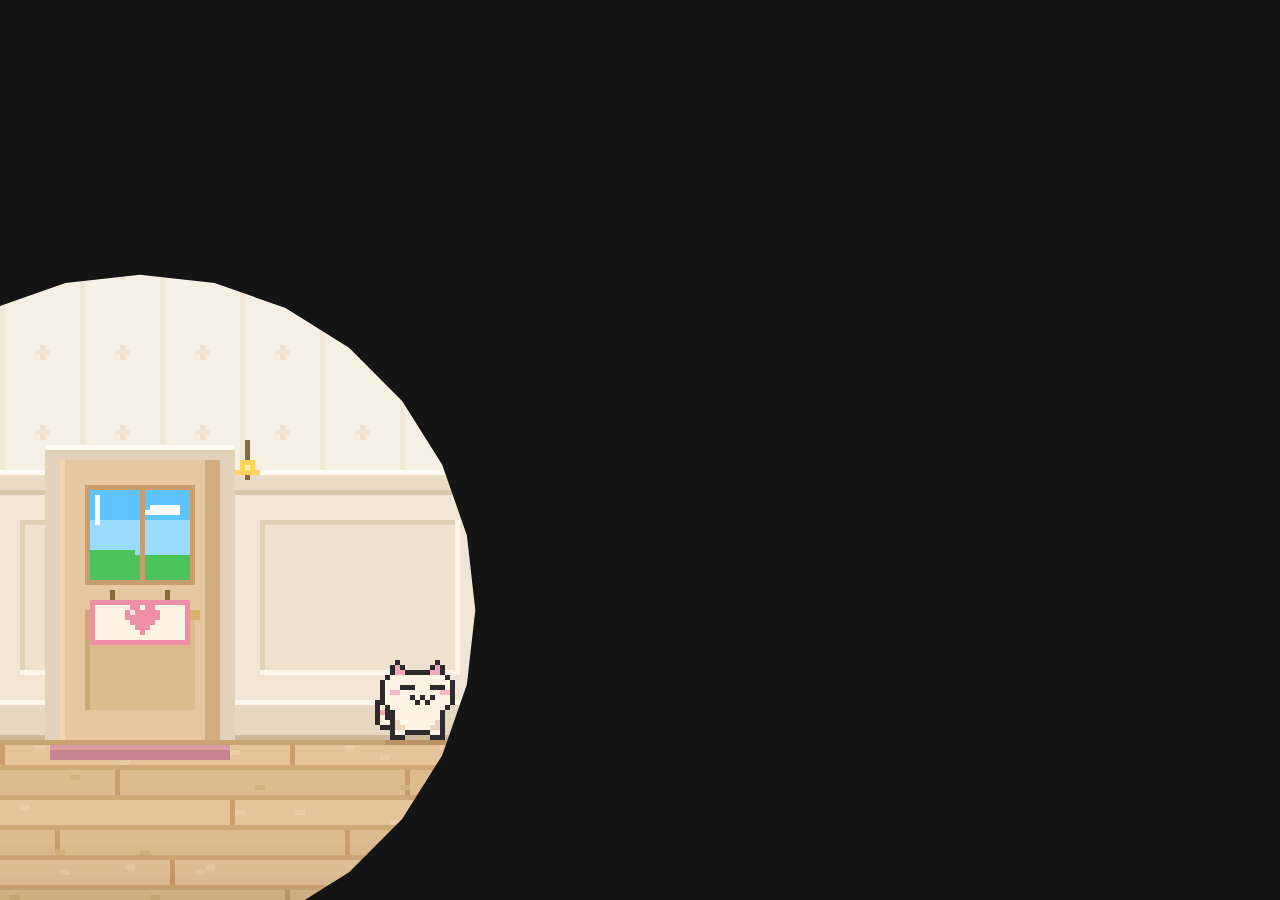
<file: shop/index.html>
<!doctype html>
<html lang="en">
<head>
<meta charset="utf-8" />
<meta name="viewport" content="width=device-width, initial-scale=1, viewport-fit=cover, maximum-scale=1, user-scalable=no" />
<meta name="theme-color" content="#f6efe4" />
<meta name="format-detection" content="telephone=no" />
<meta name="gift-stage" content="shop" />
<meta name="gift-title" content="shop.meta.title" />
<title>For lushiva · II · The Shop</title>
<link rel="icon" href="data:image/svg+xml,%3Csvg xmlns='http://www.w3.org/2000/svg' viewBox='0 0 32 32'%3E%3Ccircle cx='16' cy='16' r='11' fill='%23111'/%3E%3C/svg%3E" />
  <script type="module" crossorigin src="../assets/shop-C_uD-YD1.js"></script>
  <link rel="modulepreload" crossorigin href="../assets/sfx-DfxXWE_t.js">
  <link rel="modulepreload" crossorigin href="../assets/flow-BOohoDC-.js">
  <link rel="modulepreload" crossorigin href="../assets/chrome-B_mvwvIW.js">
  <link rel="modulepreload" crossorigin href="../assets/transition-CL6WsSVq.js">
  <link rel="modulepreload" crossorigin href="../assets/defineProperty-BbfpZ9Tg.js">
  <link rel="modulepreload" crossorigin href="../assets/cat-ia8jpU_X.js">
  <link rel="modulepreload" crossorigin href="../assets/touch-DNV6pkLp.js">
  <link rel="modulepreload" crossorigin href="../assets/tiles-Cv-6HPwF.js">
  <link rel="modulepreload" crossorigin href="../assets/ar-CwGrRfRg.js">
  <link rel="modulepreload" crossorigin href="../assets/preload-helper-CRzLMJPS.js">
  <link rel="stylesheet" crossorigin href="../assets/chrome-E-j1KLFv.css">
  <link rel="stylesheet" crossorigin href="../assets/shop-DJ_RzlDk.css">
</head>
<body><div id="gift-curtain" aria-hidden="true"><style>#gift-curtain{position:fixed;inset:0;z-index:120;display:flex;flex-direction:column;align-items:center;justify-content:center;gap:14px;background:var(--gcc-bg,#eeece8);color:var(--gcc-ink,#141414);font:13px/1.4 'Source Serif','Noto Serif SC Sub','Songti SC','STSong',Georgia,serif;letter-spacing:.14em;opacity:1;transition:opacity .42s cubic-bezier(.65,0,.35,1);-webkit-user-select:none;user-select:none;touch-action:none}#gift-curtain.gcc-out{opacity:0;pointer-events:none}#gift-curtain.gcc-gone{display:none}#gift-curtain .gcc-stage{position:relative;width:64px;height:66px;opacity:0;transform:translateY(6px);transition:opacity .3s ease,transform .4s cubic-bezier(.16,.84,.24,1)}#gift-curtain.gcc-late .gcc-stage{opacity:1;transform:none}#gift-curtain .gcc-pig{position:absolute;left:0;bottom:8px;image-rendering:pixelated;transform-origin:50% 100%;animation:gcc-hop .84s steps(1,end) infinite}#gift-curtain .gcc-sh{position:absolute;left:14px;bottom:2px;width:36px;height:5px;background:currentColor;opacity:.16;animation:gcc-sh .84s steps(1,end) infinite}@keyframes gcc-hop{0%{transform:translateY(0) scale(1.14,.86)}12%{transform:translateY(-6px) scale(.94,1.08)}24%{transform:translateY(-12px) scale(.96,1.05)}36%{transform:translateY(-15px) scale(1,1)}50%{transform:translateY(-15px) scale(1,1)}62%{transform:translateY(-12px)}74%{transform:translateY(-6px) scale(.97,1.04)}88%{transform:translateY(0) scale(1.1,.9)}100%{transform:translateY(0) scale(1.14,.86)}}@keyframes gcc-sh{0%,88%,100%{transform:scaleX(1)}12%,74%{transform:scaleX(.8)}24%,62%{transform:scaleX(.66)}36%,50%{transform:scaleX(.58)}}#gift-curtain .gcc-bar{width:120px;height:4px;box-shadow:0 0 0 1px currentColor;opacity:0;transition:opacity .3s}#gift-curtain.gcc-prog.gcc-late .gcc-bar{opacity:.7}#gift-curtain .gcc-bar i{display:block;height:100%;width:0;background:currentColor;transition:width .25s steps(4,end)}#gift-curtain .gcc-msg{display:none;margin:4px 0 0;text-align:center;max-width:80vw;line-height:1.7}#gift-curtain .gcc-acts{display:none;gap:18px}#gift-curtain .gcc-acts a{color:inherit;text-decoration:none;border-bottom:1px solid currentColor;padding:6px 2px;cursor:pointer}#gift-curtain.gcc-slow .gcc-msg,#gift-curtain.gcc-fail .gcc-msg{display:block}#gift-curtain.gcc-slow .gcc-acts,#gift-curtain.gcc-fail .gcc-acts{display:flex}#gift-curtain.gcc-fail .gcc-pig{animation:none;transform:rotate(-8deg)}#gift-curtain.gcc-fail .gcc-sh,#gift-curtain.gcc-fail .gcc-bar{display:none}#gift-curtain.gcc-solid .gcc-stage,#gift-curtain.gcc-solid .gcc-bar{opacity:0}@media (prefers-reduced-motion:reduce){#gift-curtain,#gift-curtain *{animation:none!important;transition:none!important}}</style><div class="gcc-stage"><svg class="gcc-pig" viewBox="0 0 16 13" width="64" height="52" shape-rendering="crispEdges" aria-hidden="true"><rect x="2" y="0" width="1" height="1" fill="#2E2A2B"/><rect x="3" y="0" width="1" height="1" fill="#2E2A2B"/><rect x="12" y="0" width="1" height="1" fill="#2E2A2B"/><rect x="13" y="0" width="1" height="1" fill="#2E2A2B"/><rect x="1" y="1" width="1" height="1" fill="#2E2A2B"/><rect x="2" y="1" width="1" height="1" fill="#F9C6CF"/><rect x="3" y="1" width="1" height="1" fill="#F9C6CF"/><rect x="4" y="1" width="1" height="1" fill="#2E2A2B"/><rect x="11" y="1" width="1" height="1" fill="#2E2A2B"/><rect x="12" y="1" width="1" height="1" fill="#F9C6CF"/><rect x="13" y="1" width="1" height="1" fill="#F9C6CF"/><rect x="14" y="1" width="1" height="1" fill="#2E2A2B"/><rect x="1" y="2" width="1" height="1" fill="#2E2A2B"/><rect x="2" y="2" width="1" height="1" fill="#F9C6CF"/><rect x="3" y="2" width="1" height="1" fill="#F9C6CF"/><rect x="4" y="2" width="1" height="1" fill="#F9C6CF"/><rect x="5" y="2" width="1" height="1" fill="#2E2A2B"/><rect x="6" y="2" width="1" height="1" fill="#2E2A2B"/><rect x="7" y="2" width="1" height="1" fill="#2E2A2B"/><rect x="8" y="2" width="1" height="1" fill="#2E2A2B"/><rect x="9" y="2" width="1" height="1" fill="#2E2A2B"/><rect x="10" y="2" width="1" height="1" fill="#2E2A2B"/><rect x="11" y="2" width="1" height="1" fill="#F9C6CF"/><rect x="12" y="2" width="1" height="1" fill="#F9C6CF"/><rect x="13" y="2" width="1" height="1" fill="#F9C6CF"/><rect x="14" y="2" width="1" height="1" fill="#2E2A2B"/><rect x="0" y="3" width="1" height="1" fill="#2E2A2B"/><rect x="1" y="3" width="1" height="1" fill="#F9C6CF"/><rect x="2" y="3" width="1" height="1" fill="#FFFFFF"/><rect x="3" y="3" width="1" height="1" fill="#F9C6CF"/><rect x="4" y="3" width="1" height="1" fill="#F9C6CF"/><rect x="5" y="3" width="1" height="1" fill="#F9C6CF"/><rect x="6" y="3" width="1" height="1" fill="#F9C6CF"/><rect x="7" y="3" width="1" height="1" fill="#F9C6CF"/><rect x="8" y="3" width="1" height="1" fill="#F9C6CF"/><rect x="9" y="3" width="1" height="1" fill="#F9C6CF"/><rect x="10" y="3" width="1" height="1" fill="#F9C6CF"/><rect x="11" y="3" width="1" height="1" fill="#F9C6CF"/><rect x="12" y="3" width="1" height="1" fill="#F9C6CF"/><rect x="13" y="3" width="1" height="1" fill="#F9C6CF"/><rect x="14" y="3" width="1" height="1" fill="#F9C6CF"/><rect x="15" y="3" width="1" height="1" fill="#2E2A2B"/><rect x="0" y="4" width="1" height="1" fill="#2E2A2B"/><rect x="1" y="4" width="1" height="1" fill="#F9C6CF"/><rect x="2" y="4" width="1" height="1" fill="#F9C6CF"/><rect x="3" y="4" width="1" height="1" fill="#F9C6CF"/><rect x="4" y="4" width="1" height="1" fill="#F9C6CF"/><rect x="5" y="4" width="1" height="1" fill="#F9C6CF"/><rect x="6" y="4" width="1" height="1" fill="#F9C6CF"/><rect x="7" y="4" width="1" height="1" fill="#F9C6CF"/><rect x="8" y="4" width="1" height="1" fill="#F9C6CF"/><rect x="9" y="4" width="1" height="1" fill="#F9C6CF"/><rect x="10" y="4" width="1" height="1" fill="#F9C6CF"/><rect x="11" y="4" width="1" height="1" fill="#F9C6CF"/><rect x="12" y="4" width="1" height="1" fill="#F9C6CF"/><rect x="13" y="4" width="1" height="1" fill="#F9C6CF"/><rect x="14" y="4" width="1" height="1" fill="#F9C6CF"/><rect x="15" y="4" width="1" height="1" fill="#2E2A2B"/><rect x="0" y="5" width="1" height="1" fill="#2E2A2B"/><rect x="1" y="5" width="1" height="1" fill="#F9C6CF"/><rect x="2" y="5" width="1" height="1" fill="#F9C6CF"/><rect x="3" y="5" width="1" height="1" fill="#2E2A2B"/><rect x="4" y="5" width="1" height="1" fill="#F9C6CF"/><rect x="5" y="5" width="1" height="1" fill="#F9C6CF"/><rect x="6" y="5" width="1" height="1" fill="#F9C6CF"/><rect x="7" y="5" width="1" height="1" fill="#F9C6CF"/><rect x="8" y="5" width="1" height="1" fill="#F9C6CF"/><rect x="9" y="5" width="1" height="1" fill="#F9C6CF"/><rect x="10" y="5" width="1" height="1" fill="#F9C6CF"/><rect x="11" y="5" width="1" height="1" fill="#F9C6CF"/><rect x="12" y="5" width="1" height="1" fill="#2E2A2B"/><rect x="13" y="5" width="1" height="1" fill="#F9C6CF"/><rect x="14" y="5" width="1" height="1" fill="#F9C6CF"/><rect x="15" y="5" width="1" height="1" fill="#2E2A2B"/><rect x="0" y="6" width="1" height="1" fill="#2E2A2B"/><rect x="1" y="6" width="1" height="1" fill="#F9C6CF"/><rect x="2" y="6" width="1" height="1" fill="#F4A7B9"/><rect x="3" y="6" width="1" height="1" fill="#F4A7B9"/><rect x="4" y="6" width="1" height="1" fill="#F9C6CF"/><rect x="5" y="6" width="1" height="1" fill="#EE8FA6"/><rect x="6" y="6" width="1" height="1" fill="#EE8FA6"/><rect x="7" y="6" width="1" height="1" fill="#EE8FA6"/><rect x="8" y="6" width="1" height="1" fill="#EE8FA6"/><rect x="9" y="6" width="1" height="1" fill="#EE8FA6"/><rect x="10" y="6" width="1" height="1" fill="#EE8FA6"/><rect x="11" y="6" width="1" height="1" fill="#F9C6CF"/><rect x="12" y="6" width="1" height="1" fill="#F4A7B9"/><rect x="13" y="6" width="1" height="1" fill="#F4A7B9"/><rect x="14" y="6" width="1" height="1" fill="#F9C6CF"/><rect x="15" y="6" width="1" height="1" fill="#2E2A2B"/><rect x="0" y="7" width="1" height="1" fill="#2E2A2B"/><rect x="1" y="7" width="1" height="1" fill="#F9C6CF"/><rect x="2" y="7" width="1" height="1" fill="#F9C6CF"/><rect x="3" y="7" width="1" height="1" fill="#F9C6CF"/><rect x="4" y="7" width="1" height="1" fill="#F9C6CF"/><rect x="5" y="7" width="1" height="1" fill="#EE8FA6"/><rect x="6" y="7" width="1" height="1" fill="#B85A72"/><rect x="7" y="7" width="1" height="1" fill="#EE8FA6"/><rect x="8" y="7" width="1" height="1" fill="#EE8FA6"/><rect x="9" y="7" width="1" height="1" fill="#B85A72"/><rect x="10" y="7" width="1" height="1" fill="#EE8FA6"/><rect x="11" y="7" width="1" height="1" fill="#F9C6CF"/><rect x="12" y="7" width="1" height="1" fill="#F9C6CF"/><rect x="13" y="7" width="1" height="1" fill="#F9C6CF"/><rect x="14" y="7" width="1" height="1" fill="#F9C6CF"/><rect x="15" y="7" width="1" height="1" fill="#2E2A2B"/><rect x="0" y="8" width="1" height="1" fill="#2E2A2B"/><rect x="1" y="8" width="1" height="1" fill="#F9C6CF"/><rect x="2" y="8" width="1" height="1" fill="#F9C6CF"/><rect x="3" y="8" width="1" height="1" fill="#F9C6CF"/><rect x="4" y="8" width="1" height="1" fill="#F9C6CF"/><rect x="5" y="8" width="1" height="1" fill="#EE8FA6"/><rect x="6" y="8" width="1" height="1" fill="#EE8FA6"/><rect x="7" y="8" width="1" height="1" fill="#EE8FA6"/><rect x="8" y="8" width="1" height="1" fill="#EE8FA6"/><rect x="9" y="8" width="1" height="1" fill="#EE8FA6"/><rect x="10" y="8" width="1" height="1" fill="#EE8FA6"/><rect x="11" y="8" width="1" height="1" fill="#F9C6CF"/><rect x="12" y="8" width="1" height="1" fill="#F9C6CF"/><rect x="13" y="8" width="1" height="1" fill="#F9C6CF"/><rect x="14" y="8" width="1" height="1" fill="#F9C6CF"/><rect x="15" y="8" width="1" height="1" fill="#2E2A2B"/><rect x="1" y="9" width="1" height="1" fill="#2E2A2B"/><rect x="2" y="9" width="1" height="1" fill="#F9C6CF"/><rect x="3" y="9" width="1" height="1" fill="#F9C6CF"/><rect x="4" y="9" width="1" height="1" fill="#F9C6CF"/><rect x="5" y="9" width="1" height="1" fill="#F9C6CF"/><rect x="6" y="9" width="1" height="1" fill="#F9C6CF"/><rect x="7" y="9" width="1" height="1" fill="#F9C6CF"/><rect x="8" y="9" width="1" height="1" fill="#F9C6CF"/><rect x="9" y="9" width="1" height="1" fill="#F9C6CF"/><rect x="10" y="9" width="1" height="1" fill="#F9C6CF"/><rect x="11" y="9" width="1" height="1" fill="#F9C6CF"/><rect x="12" y="9" width="1" height="1" fill="#F9C6CF"/><rect x="13" y="9" width="1" height="1" fill="#F9C6CF"/><rect x="14" y="9" width="1" height="1" fill="#2E2A2B"/><rect x="2" y="10" width="1" height="1" fill="#2E2A2B"/><rect x="3" y="10" width="1" height="1" fill="#2E2A2B"/><rect x="4" y="10" width="1" height="1" fill="#2E2A2B"/><rect x="5" y="10" width="1" height="1" fill="#F9C6CF"/><rect x="6" y="10" width="1" height="1" fill="#F9C6CF"/><rect x="7" y="10" width="1" height="1" fill="#F9C6CF"/><rect x="8" y="10" width="1" height="1" fill="#F9C6CF"/><rect x="9" y="10" width="1" height="1" fill="#F9C6CF"/><rect x="10" y="10" width="1" height="1" fill="#F9C6CF"/><rect x="11" y="10" width="1" height="1" fill="#2E2A2B"/><rect x="12" y="10" width="1" height="1" fill="#2E2A2B"/><rect x="13" y="10" width="1" height="1" fill="#2E2A2B"/><rect x="3" y="11" width="1" height="1" fill="#2E2A2B"/><rect x="4" y="11" width="1" height="1" fill="#F9C6CF"/><rect x="5" y="11" width="1" height="1" fill="#2E2A2B"/><rect x="10" y="11" width="1" height="1" fill="#2E2A2B"/><rect x="11" y="11" width="1" height="1" fill="#F9C6CF"/><rect x="12" y="11" width="1" height="1" fill="#2E2A2B"/><rect x="3" y="12" width="1" height="1" fill="#2E2A2B"/><rect x="4" y="12" width="1" height="1" fill="#2E2A2B"/><rect x="11" y="12" width="1" height="1" fill="#2E2A2B"/><rect x="12" y="12" width="1" height="1" fill="#2E2A2B"/></svg><i class="gcc-sh"></i></div><div class="gcc-bar"><i></i></div><p class="gcc-msg"></p><div class="gcc-acts"><a class="gcc-retry" href="#"></a><a class="gcc-skip" href="./"></a></div></div><script>(function(){
var d=document,c=d.getElementById('gift-curtain');if(!c)return;
var S={"meadow":["#5EC4FF","草地","the meadow"],"shop":["#f6efe4","小店","the shop"],"night":["#0b0b0c","夜路","the night path"],"jelly":["#cfcdc8","果冻标本","jelly studies"],"sea":["#0d2c3b","海里","the sea"],"sky":["#04060b","长春的天空","the sky"],"coop":["#5EC4FF","一起玩","together"],"ar":["#eeece8","桌上","on the table"]},N={"meadow":"shop/","shop":"night/","night":"jelly/","jelly":"sea/","sea":"sky/","sky":"coop/","coop":"","ar":"shop/"},T={"zh":{"wait":"马上就好","slow":"还在努力加载…","oops":"哎呀，这一页卡住了","retry":"再试一次","skip":"跳到下一站"},"en":{"wait":"one moment","slow":"still loading…","oops":"oops, this page got stuck","retry":"try again","skip":"skip ahead"}};
var m=d.querySelector('meta[name="gift-stage"]'),st=m?m.content:'meadow',q=new URLSearchParams(location.search);
var L='en';try{L=q.get('lang')||localStorage.getItem('jelly.lang')||(/^zh/i.test(navigator.language)?'zh':'en')}catch(e){}L=/^zh/i.test(L)?'zh':'en';var t=T[L];
var col=(S[st]||S.ar)[0],solid=false;
try{var s=JSON.parse(sessionStorage.getItem('gift.curtain')||'null');if(s&&s.to===st&&Date.now()-s.t<30000){col=s.c;}sessionStorage.removeItem('gift.curtain')}catch(e){}
function ink(h){var x=parseInt(h.slice(1),16);var r=x>>16&255,g=x>>8&255,b=x&255;return (r*299+g*587+b*114)/1000>150?'#141414':'#f6efe4'}
function paint(bg){c.style.setProperty('--gcc-bg',bg);c.style.setProperty('--gcc-ink',ink(bg))}
paint(col,st);c.setAttribute('lang',L==='zh'?'zh-CN':'en');
var rel=st==='meadow'?'./':'../',carry=[];['lang','dev','sound'].forEach(function(k){if(q.has(k))carry.push(k+'='+encodeURIComponent(q.get(k)))});
var nx=c.querySelector('.gcc-skip');nx.href=rel+(N[st]||'')+(carry.length?'?'+carry.join('&'):'');nx.textContent=t.skip;
var rt=c.querySelector('.gcc-retry');rt.textContent=t.retry;rt.addEventListener('click',function(e){e.preventDefault();location.reload()});
var msg=c.querySelector('.gcc-msg'),bar=c.querySelector('.gcc-bar i');
var C=window.__curtain={el:c,stage:st,lang:L,shown:true,held:0,errors:[],
 progress:function(p){c.classList.add('gcc-prog');bar.style.width=Math.round(Math.max(0,Math.min(1,p))*100)+'%'},
 reveal:function(ms){if(!C.shown)return;C.shown=false;clearTimeout(slowT);clearTimeout(lateT);c.classList.remove('gcc-slow','gcc-fail');var f=function(){c.classList.add('gcc-gone')};
  if(ms===0||matchMedia('(prefers-reduced-motion: reduce)').matches){c.classList.add('gcc-out');f();return}
  if(ms)c.style.transitionDuration=ms+'ms';c.classList.add('gcc-out');setTimeout(f,(ms||420)+40)},
 cover:function(bg,stage){C.shown=true;clearTimeout(slowT);clearTimeout(lateT);c.classList.remove('gcc-gone','gcc-out','gcc-slow','gcc-fail','gcc-prog','gcc-late');c.style.transitionDuration='';paint(bg);lateT=setTimeout(late,700)},
 fail:function(why){if(why)C.errors.push(String(why));if(!C.shown)return;c.classList.remove('gcc-out','gcc-gone','gcc-slow');c.classList.add('gcc-fail','gcc-late');msg.textContent=t.oops},
 paint:paint,ink:ink,txt:t};
function late(){if(C.shown)c.classList.add('gcc-late')}var lateT=setTimeout(late,700);
var slowT=setTimeout(function(){if(C.shown&&!c.classList.contains('gcc-fail')){c.classList.add('gcc-slow','gcc-late');msg.textContent=t.slow}},20000);
function err(e){if(!C.shown)return;var tg=e&&e.target;if(tg&&tg!==window&&tg.tagName&&!/^(SCRIPT|LINK)$/.test(tg.tagName))return;
 C.errors.push(String(e&&(e.message||e.reason&&(e.reason.message||e.reason))||e));setTimeout(function(){if(C.shown)C.fail()},2500)}
window.addEventListener('error',err,true);window.addEventListener('unhandledrejection',err);
window.addEventListener('pageshow',function(e){if(!e.persisted)return;clearTimeout(lateT);C.reveal(0);var v=d.querySelectorAll('.gift-iris,.pink-veil');for(var i=0;i<v.length;i++){v[i].style.transition='opacity .35s';v[i].style.opacity='0'}});
})();</script>
<main id="game" aria-live="off"></main>
</body>
</html>
</file>
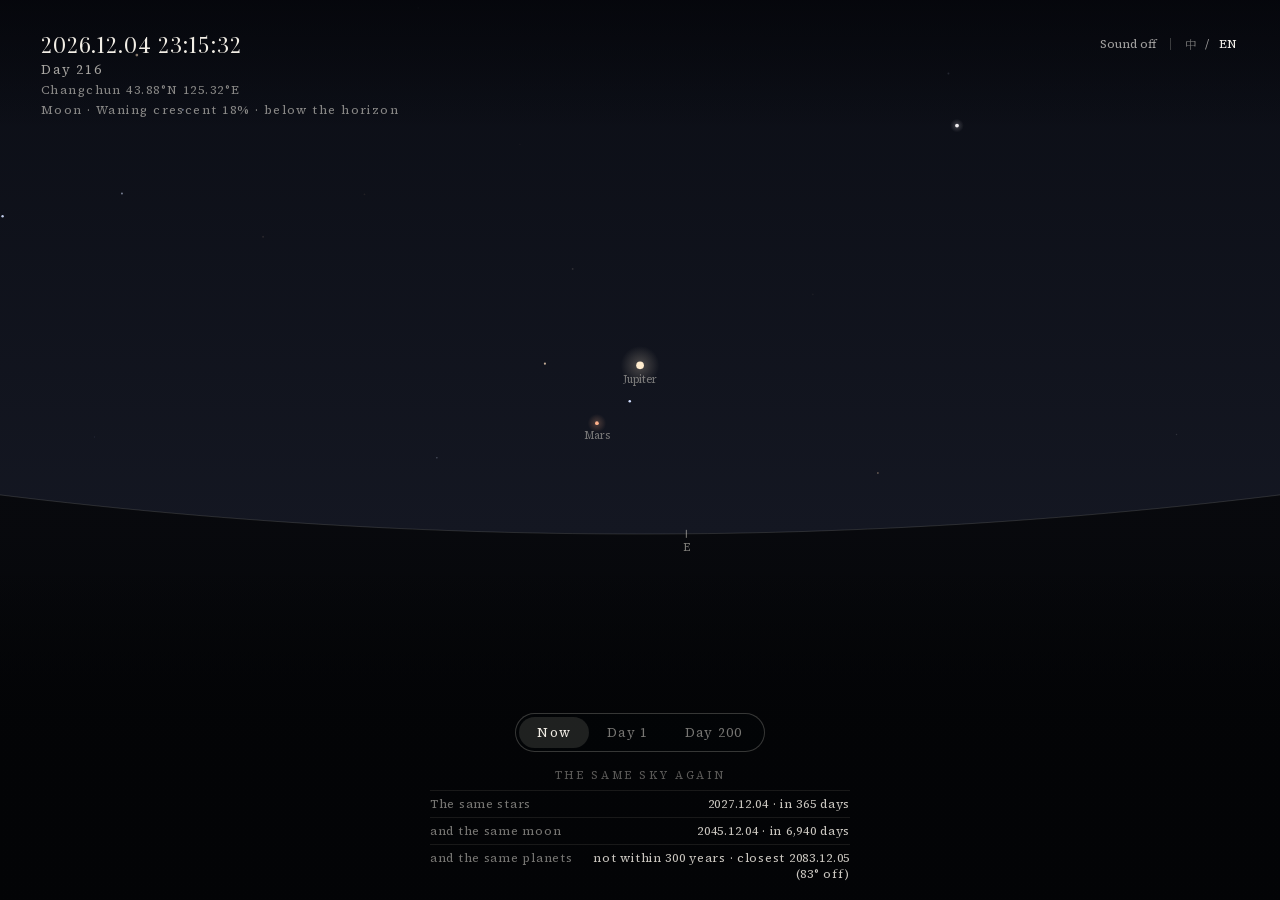
<file: sky/index.html>
<!doctype html>
<html lang="en">
<head>
<meta charset="utf-8" />
<meta name="viewport" content="width=device-width, initial-scale=1, viewport-fit=cover, maximum-scale=1, user-scalable=no" />
<meta name="theme-color" content="#04060b" />
<meta name="format-detection" content="telephone=no" />
<meta name="gift-stage" content="sky" />
<meta name="gift-title" content="sky.meta.title" />
<title>The sky, that night</title>
<link rel="icon" href="data:image/svg+xml,%3Csvg xmlns='http://www.w3.org/2000/svg' viewBox='0 0 32 32'%3E%3Ccircle cx='16' cy='16' r='11' fill='%23111'/%3E%3C/svg%3E" />
  <script type="module" crossorigin src="../assets/sky-DBX8OQTv.js"></script>
  <link rel="modulepreload" crossorigin href="../assets/sfx-DfxXWE_t.js">
  <link rel="modulepreload" crossorigin href="../assets/chrome-B_mvwvIW.js">
  <link rel="modulepreload" crossorigin href="../assets/flow-BOohoDC-.js">
  <link rel="modulepreload" crossorigin href="../assets/transition-CL6WsSVq.js">
  <link rel="modulepreload" crossorigin href="../assets/dawn-DVG1g8d_.js">
  <link rel="stylesheet" crossorigin href="../assets/chrome-E-j1KLFv.css">
  <link rel="stylesheet" crossorigin href="../assets/sky-D8s2RjOT.css">
</head>
<body><div id="gift-curtain" aria-hidden="true"><style>#gift-curtain{position:fixed;inset:0;z-index:120;display:flex;flex-direction:column;align-items:center;justify-content:center;gap:14px;background:var(--gcc-bg,#eeece8);color:var(--gcc-ink,#141414);font:13px/1.4 'Source Serif','Noto Serif SC Sub','Songti SC','STSong',Georgia,serif;letter-spacing:.14em;opacity:1;transition:opacity .42s cubic-bezier(.65,0,.35,1);-webkit-user-select:none;user-select:none;touch-action:none}#gift-curtain.gcc-out{opacity:0;pointer-events:none}#gift-curtain.gcc-gone{display:none}#gift-curtain .gcc-stage{position:relative;width:64px;height:66px;opacity:0;transform:translateY(6px);transition:opacity .3s ease,transform .4s cubic-bezier(.16,.84,.24,1)}#gift-curtain.gcc-late .gcc-stage{opacity:1;transform:none}#gift-curtain .gcc-pig{position:absolute;left:0;bottom:8px;image-rendering:pixelated;transform-origin:50% 100%;animation:gcc-hop .84s steps(1,end) infinite}#gift-curtain .gcc-sh{position:absolute;left:14px;bottom:2px;width:36px;height:5px;background:currentColor;opacity:.16;animation:gcc-sh .84s steps(1,end) infinite}@keyframes gcc-hop{0%{transform:translateY(0) scale(1.14,.86)}12%{transform:translateY(-6px) scale(.94,1.08)}24%{transform:translateY(-12px) scale(.96,1.05)}36%{transform:translateY(-15px) scale(1,1)}50%{transform:translateY(-15px) scale(1,1)}62%{transform:translateY(-12px)}74%{transform:translateY(-6px) scale(.97,1.04)}88%{transform:translateY(0) scale(1.1,.9)}100%{transform:translateY(0) scale(1.14,.86)}}@keyframes gcc-sh{0%,88%,100%{transform:scaleX(1)}12%,74%{transform:scaleX(.8)}24%,62%{transform:scaleX(.66)}36%,50%{transform:scaleX(.58)}}#gift-curtain .gcc-bar{width:120px;height:4px;box-shadow:0 0 0 1px currentColor;opacity:0;transition:opacity .3s}#gift-curtain.gcc-prog.gcc-late .gcc-bar{opacity:.7}#gift-curtain .gcc-bar i{display:block;height:100%;width:0;background:currentColor;transition:width .25s steps(4,end)}#gift-curtain .gcc-msg{display:none;margin:4px 0 0;text-align:center;max-width:80vw;line-height:1.7}#gift-curtain .gcc-acts{display:none;gap:18px}#gift-curtain .gcc-acts a{color:inherit;text-decoration:none;border-bottom:1px solid currentColor;padding:6px 2px;cursor:pointer}#gift-curtain.gcc-slow .gcc-msg,#gift-curtain.gcc-fail .gcc-msg{display:block}#gift-curtain.gcc-slow .gcc-acts,#gift-curtain.gcc-fail .gcc-acts{display:flex}#gift-curtain.gcc-fail .gcc-pig{animation:none;transform:rotate(-8deg)}#gift-curtain.gcc-fail .gcc-sh,#gift-curtain.gcc-fail .gcc-bar{display:none}#gift-curtain.gcc-solid .gcc-stage,#gift-curtain.gcc-solid .gcc-bar{opacity:0}@media (prefers-reduced-motion:reduce){#gift-curtain,#gift-curtain *{animation:none!important;transition:none!important}}</style><div class="gcc-stage"><svg class="gcc-pig" viewBox="0 0 16 13" width="64" height="52" shape-rendering="crispEdges" aria-hidden="true"><rect x="2" y="0" width="1" height="1" fill="#2E2A2B"/><rect x="3" y="0" width="1" height="1" fill="#2E2A2B"/><rect x="12" y="0" width="1" height="1" fill="#2E2A2B"/><rect x="13" y="0" width="1" height="1" fill="#2E2A2B"/><rect x="1" y="1" width="1" height="1" fill="#2E2A2B"/><rect x="2" y="1" width="1" height="1" fill="#F9C6CF"/><rect x="3" y="1" width="1" height="1" fill="#F9C6CF"/><rect x="4" y="1" width="1" height="1" fill="#2E2A2B"/><rect x="11" y="1" width="1" height="1" fill="#2E2A2B"/><rect x="12" y="1" width="1" height="1" fill="#F9C6CF"/><rect x="13" y="1" width="1" height="1" fill="#F9C6CF"/><rect x="14" y="1" width="1" height="1" fill="#2E2A2B"/><rect x="1" y="2" width="1" height="1" fill="#2E2A2B"/><rect x="2" y="2" width="1" height="1" fill="#F9C6CF"/><rect x="3" y="2" width="1" height="1" fill="#F9C6CF"/><rect x="4" y="2" width="1" height="1" fill="#F9C6CF"/><rect x="5" y="2" width="1" height="1" fill="#2E2A2B"/><rect x="6" y="2" width="1" height="1" fill="#2E2A2B"/><rect x="7" y="2" width="1" height="1" fill="#2E2A2B"/><rect x="8" y="2" width="1" height="1" fill="#2E2A2B"/><rect x="9" y="2" width="1" height="1" fill="#2E2A2B"/><rect x="10" y="2" width="1" height="1" fill="#2E2A2B"/><rect x="11" y="2" width="1" height="1" fill="#F9C6CF"/><rect x="12" y="2" width="1" height="1" fill="#F9C6CF"/><rect x="13" y="2" width="1" height="1" fill="#F9C6CF"/><rect x="14" y="2" width="1" height="1" fill="#2E2A2B"/><rect x="0" y="3" width="1" height="1" fill="#2E2A2B"/><rect x="1" y="3" width="1" height="1" fill="#F9C6CF"/><rect x="2" y="3" width="1" height="1" fill="#FFFFFF"/><rect x="3" y="3" width="1" height="1" fill="#F9C6CF"/><rect x="4" y="3" width="1" height="1" fill="#F9C6CF"/><rect x="5" y="3" width="1" height="1" fill="#F9C6CF"/><rect x="6" y="3" width="1" height="1" fill="#F9C6CF"/><rect x="7" y="3" width="1" height="1" fill="#F9C6CF"/><rect x="8" y="3" width="1" height="1" fill="#F9C6CF"/><rect x="9" y="3" width="1" height="1" fill="#F9C6CF"/><rect x="10" y="3" width="1" height="1" fill="#F9C6CF"/><rect x="11" y="3" width="1" height="1" fill="#F9C6CF"/><rect x="12" y="3" width="1" height="1" fill="#F9C6CF"/><rect x="13" y="3" width="1" height="1" fill="#F9C6CF"/><rect x="14" y="3" width="1" height="1" fill="#F9C6CF"/><rect x="15" y="3" width="1" height="1" fill="#2E2A2B"/><rect x="0" y="4" width="1" height="1" fill="#2E2A2B"/><rect x="1" y="4" width="1" height="1" fill="#F9C6CF"/><rect x="2" y="4" width="1" height="1" fill="#F9C6CF"/><rect x="3" y="4" width="1" height="1" fill="#F9C6CF"/><rect x="4" y="4" width="1" height="1" fill="#F9C6CF"/><rect x="5" y="4" width="1" height="1" fill="#F9C6CF"/><rect x="6" y="4" width="1" height="1" fill="#F9C6CF"/><rect x="7" y="4" width="1" height="1" fill="#F9C6CF"/><rect x="8" y="4" width="1" height="1" fill="#F9C6CF"/><rect x="9" y="4" width="1" height="1" fill="#F9C6CF"/><rect x="10" y="4" width="1" height="1" fill="#F9C6CF"/><rect x="11" y="4" width="1" height="1" fill="#F9C6CF"/><rect x="12" y="4" width="1" height="1" fill="#F9C6CF"/><rect x="13" y="4" width="1" height="1" fill="#F9C6CF"/><rect x="14" y="4" width="1" height="1" fill="#F9C6CF"/><rect x="15" y="4" width="1" height="1" fill="#2E2A2B"/><rect x="0" y="5" width="1" height="1" fill="#2E2A2B"/><rect x="1" y="5" width="1" height="1" fill="#F9C6CF"/><rect x="2" y="5" width="1" height="1" fill="#F9C6CF"/><rect x="3" y="5" width="1" height="1" fill="#2E2A2B"/><rect x="4" y="5" width="1" height="1" fill="#F9C6CF"/><rect x="5" y="5" width="1" height="1" fill="#F9C6CF"/><rect x="6" y="5" width="1" height="1" fill="#F9C6CF"/><rect x="7" y="5" width="1" height="1" fill="#F9C6CF"/><rect x="8" y="5" width="1" height="1" fill="#F9C6CF"/><rect x="9" y="5" width="1" height="1" fill="#F9C6CF"/><rect x="10" y="5" width="1" height="1" fill="#F9C6CF"/><rect x="11" y="5" width="1" height="1" fill="#F9C6CF"/><rect x="12" y="5" width="1" height="1" fill="#2E2A2B"/><rect x="13" y="5" width="1" height="1" fill="#F9C6CF"/><rect x="14" y="5" width="1" height="1" fill="#F9C6CF"/><rect x="15" y="5" width="1" height="1" fill="#2E2A2B"/><rect x="0" y="6" width="1" height="1" fill="#2E2A2B"/><rect x="1" y="6" width="1" height="1" fill="#F9C6CF"/><rect x="2" y="6" width="1" height="1" fill="#F4A7B9"/><rect x="3" y="6" width="1" height="1" fill="#F4A7B9"/><rect x="4" y="6" width="1" height="1" fill="#F9C6CF"/><rect x="5" y="6" width="1" height="1" fill="#EE8FA6"/><rect x="6" y="6" width="1" height="1" fill="#EE8FA6"/><rect x="7" y="6" width="1" height="1" fill="#EE8FA6"/><rect x="8" y="6" width="1" height="1" fill="#EE8FA6"/><rect x="9" y="6" width="1" height="1" fill="#EE8FA6"/><rect x="10" y="6" width="1" height="1" fill="#EE8FA6"/><rect x="11" y="6" width="1" height="1" fill="#F9C6CF"/><rect x="12" y="6" width="1" height="1" fill="#F4A7B9"/><rect x="13" y="6" width="1" height="1" fill="#F4A7B9"/><rect x="14" y="6" width="1" height="1" fill="#F9C6CF"/><rect x="15" y="6" width="1" height="1" fill="#2E2A2B"/><rect x="0" y="7" width="1" height="1" fill="#2E2A2B"/><rect x="1" y="7" width="1" height="1" fill="#F9C6CF"/><rect x="2" y="7" width="1" height="1" fill="#F9C6CF"/><rect x="3" y="7" width="1" height="1" fill="#F9C6CF"/><rect x="4" y="7" width="1" height="1" fill="#F9C6CF"/><rect x="5" y="7" width="1" height="1" fill="#EE8FA6"/><rect x="6" y="7" width="1" height="1" fill="#B85A72"/><rect x="7" y="7" width="1" height="1" fill="#EE8FA6"/><rect x="8" y="7" width="1" height="1" fill="#EE8FA6"/><rect x="9" y="7" width="1" height="1" fill="#B85A72"/><rect x="10" y="7" width="1" height="1" fill="#EE8FA6"/><rect x="11" y="7" width="1" height="1" fill="#F9C6CF"/><rect x="12" y="7" width="1" height="1" fill="#F9C6CF"/><rect x="13" y="7" width="1" height="1" fill="#F9C6CF"/><rect x="14" y="7" width="1" height="1" fill="#F9C6CF"/><rect x="15" y="7" width="1" height="1" fill="#2E2A2B"/><rect x="0" y="8" width="1" height="1" fill="#2E2A2B"/><rect x="1" y="8" width="1" height="1" fill="#F9C6CF"/><rect x="2" y="8" width="1" height="1" fill="#F9C6CF"/><rect x="3" y="8" width="1" height="1" fill="#F9C6CF"/><rect x="4" y="8" width="1" height="1" fill="#F9C6CF"/><rect x="5" y="8" width="1" height="1" fill="#EE8FA6"/><rect x="6" y="8" width="1" height="1" fill="#EE8FA6"/><rect x="7" y="8" width="1" height="1" fill="#EE8FA6"/><rect x="8" y="8" width="1" height="1" fill="#EE8FA6"/><rect x="9" y="8" width="1" height="1" fill="#EE8FA6"/><rect x="10" y="8" width="1" height="1" fill="#EE8FA6"/><rect x="11" y="8" width="1" height="1" fill="#F9C6CF"/><rect x="12" y="8" width="1" height="1" fill="#F9C6CF"/><rect x="13" y="8" width="1" height="1" fill="#F9C6CF"/><rect x="14" y="8" width="1" height="1" fill="#F9C6CF"/><rect x="15" y="8" width="1" height="1" fill="#2E2A2B"/><rect x="1" y="9" width="1" height="1" fill="#2E2A2B"/><rect x="2" y="9" width="1" height="1" fill="#F9C6CF"/><rect x="3" y="9" width="1" height="1" fill="#F9C6CF"/><rect x="4" y="9" width="1" height="1" fill="#F9C6CF"/><rect x="5" y="9" width="1" height="1" fill="#F9C6CF"/><rect x="6" y="9" width="1" height="1" fill="#F9C6CF"/><rect x="7" y="9" width="1" height="1" fill="#F9C6CF"/><rect x="8" y="9" width="1" height="1" fill="#F9C6CF"/><rect x="9" y="9" width="1" height="1" fill="#F9C6CF"/><rect x="10" y="9" width="1" height="1" fill="#F9C6CF"/><rect x="11" y="9" width="1" height="1" fill="#F9C6CF"/><rect x="12" y="9" width="1" height="1" fill="#F9C6CF"/><rect x="13" y="9" width="1" height="1" fill="#F9C6CF"/><rect x="14" y="9" width="1" height="1" fill="#2E2A2B"/><rect x="2" y="10" width="1" height="1" fill="#2E2A2B"/><rect x="3" y="10" width="1" height="1" fill="#2E2A2B"/><rect x="4" y="10" width="1" height="1" fill="#2E2A2B"/><rect x="5" y="10" width="1" height="1" fill="#F9C6CF"/><rect x="6" y="10" width="1" height="1" fill="#F9C6CF"/><rect x="7" y="10" width="1" height="1" fill="#F9C6CF"/><rect x="8" y="10" width="1" height="1" fill="#F9C6CF"/><rect x="9" y="10" width="1" height="1" fill="#F9C6CF"/><rect x="10" y="10" width="1" height="1" fill="#F9C6CF"/><rect x="11" y="10" width="1" height="1" fill="#2E2A2B"/><rect x="12" y="10" width="1" height="1" fill="#2E2A2B"/><rect x="13" y="10" width="1" height="1" fill="#2E2A2B"/><rect x="3" y="11" width="1" height="1" fill="#2E2A2B"/><rect x="4" y="11" width="1" height="1" fill="#F9C6CF"/><rect x="5" y="11" width="1" height="1" fill="#2E2A2B"/><rect x="10" y="11" width="1" height="1" fill="#2E2A2B"/><rect x="11" y="11" width="1" height="1" fill="#F9C6CF"/><rect x="12" y="11" width="1" height="1" fill="#2E2A2B"/><rect x="3" y="12" width="1" height="1" fill="#2E2A2B"/><rect x="4" y="12" width="1" height="1" fill="#2E2A2B"/><rect x="11" y="12" width="1" height="1" fill="#2E2A2B"/><rect x="12" y="12" width="1" height="1" fill="#2E2A2B"/></svg><i class="gcc-sh"></i></div><div class="gcc-bar"><i></i></div><p class="gcc-msg"></p><div class="gcc-acts"><a class="gcc-retry" href="#"></a><a class="gcc-skip" href="./"></a></div></div><script>(function(){
var d=document,c=d.getElementById('gift-curtain');if(!c)return;
var S={"meadow":["#5EC4FF","草地","the meadow"],"shop":["#f6efe4","小店","the shop"],"night":["#0b0b0c","夜路","the night path"],"jelly":["#cfcdc8","果冻标本","jelly studies"],"sea":["#0d2c3b","海里","the sea"],"sky":["#04060b","长春的天空","the sky"],"coop":["#5EC4FF","一起玩","together"],"ar":["#eeece8","桌上","on the table"]},N={"meadow":"shop/","shop":"night/","night":"jelly/","jelly":"sea/","sea":"sky/","sky":"coop/","coop":"","ar":"shop/"},T={"zh":{"wait":"马上就好","slow":"还在努力加载…","oops":"哎呀，这一页卡住了","retry":"再试一次","skip":"跳到下一站"},"en":{"wait":"one moment","slow":"still loading…","oops":"oops, this page got stuck","retry":"try again","skip":"skip ahead"}};
var m=d.querySelector('meta[name="gift-stage"]'),st=m?m.content:'meadow',q=new URLSearchParams(location.search);
var L='en';try{L=q.get('lang')||localStorage.getItem('jelly.lang')||(/^zh/i.test(navigator.language)?'zh':'en')}catch(e){}L=/^zh/i.test(L)?'zh':'en';var t=T[L];
var col=(S[st]||S.ar)[0],solid=false;
try{var s=JSON.parse(sessionStorage.getItem('gift.curtain')||'null');if(s&&s.to===st&&Date.now()-s.t<30000){col=s.c;}sessionStorage.removeItem('gift.curtain')}catch(e){}
function ink(h){var x=parseInt(h.slice(1),16);var r=x>>16&255,g=x>>8&255,b=x&255;return (r*299+g*587+b*114)/1000>150?'#141414':'#f6efe4'}
function paint(bg){c.style.setProperty('--gcc-bg',bg);c.style.setProperty('--gcc-ink',ink(bg))}
paint(col,st);c.setAttribute('lang',L==='zh'?'zh-CN':'en');
var rel=st==='meadow'?'./':'../',carry=[];['lang','dev','sound'].forEach(function(k){if(q.has(k))carry.push(k+'='+encodeURIComponent(q.get(k)))});
var nx=c.querySelector('.gcc-skip');nx.href=rel+(N[st]||'')+(carry.length?'?'+carry.join('&'):'');nx.textContent=t.skip;
var rt=c.querySelector('.gcc-retry');rt.textContent=t.retry;rt.addEventListener('click',function(e){e.preventDefault();location.reload()});
var msg=c.querySelector('.gcc-msg'),bar=c.querySelector('.gcc-bar i');
var C=window.__curtain={el:c,stage:st,lang:L,shown:true,held:0,errors:[],
 progress:function(p){c.classList.add('gcc-prog');bar.style.width=Math.round(Math.max(0,Math.min(1,p))*100)+'%'},
 reveal:function(ms){if(!C.shown)return;C.shown=false;clearTimeout(slowT);clearTimeout(lateT);c.classList.remove('gcc-slow','gcc-fail');var f=function(){c.classList.add('gcc-gone')};
  if(ms===0||matchMedia('(prefers-reduced-motion: reduce)').matches){c.classList.add('gcc-out');f();return}
  if(ms)c.style.transitionDuration=ms+'ms';c.classList.add('gcc-out');setTimeout(f,(ms||420)+40)},
 cover:function(bg,stage){C.shown=true;clearTimeout(slowT);clearTimeout(lateT);c.classList.remove('gcc-gone','gcc-out','gcc-slow','gcc-fail','gcc-prog','gcc-late');c.style.transitionDuration='';paint(bg);lateT=setTimeout(late,700)},
 fail:function(why){if(why)C.errors.push(String(why));if(!C.shown)return;c.classList.remove('gcc-out','gcc-gone','gcc-slow');c.classList.add('gcc-fail','gcc-late');msg.textContent=t.oops},
 paint:paint,ink:ink,txt:t};
function late(){if(C.shown)c.classList.add('gcc-late')}var lateT=setTimeout(late,700);
var slowT=setTimeout(function(){if(C.shown&&!c.classList.contains('gcc-fail')){c.classList.add('gcc-slow','gcc-late');msg.textContent=t.slow}},20000);
function err(e){if(!C.shown)return;var tg=e&&e.target;if(tg&&tg!==window&&tg.tagName&&!/^(SCRIPT|LINK)$/.test(tg.tagName))return;
 C.errors.push(String(e&&(e.message||e.reason&&(e.reason.message||e.reason))||e));setTimeout(function(){if(C.shown)C.fail()},2500)}
window.addEventListener('error',err,true);window.addEventListener('unhandledrejection',err);
window.addEventListener('pageshow',function(e){if(!e.persisted)return;clearTimeout(lateT);C.reveal(0);var v=d.querySelectorAll('.gift-iris,.pink-veil');for(var i=0;i<v.length;i++){v[i].style.transition='opacity .35s';v[i].style.opacity='0'}});
})();</script>
<main id="sky" aria-live="off"></main>
</body>
</html>
</file>
<file: assets/chrome-E-j1KLFv.css>
@font-face{font-family:Source Serif;src:url(./SourceSerif4-sub-D5Wb3ic4.woff2)format("woff2");font-weight:200 900;font-style:normal;font-display:swap}@font-face{font-family:Source Serif;src:url(./SourceSerif4-Italic-sub-CfRXuZZD.woff2)format("woff2");font-weight:200 900;font-style:italic;font-display:swap}@font-face{font-family:Noto Serif SC Sub;src:url(./NotoSerifSC-sub-B6z6hsDI.woff2)format("woff2");font-weight:200 900;font-display:swap}@font-face{font-family:Playfair;src:url(./PlayfairDisplay-sub-D0XLzZ42.woff2)format("woff2");font-weight:400 900;font-style:normal;font-display:swap}@font-face{font-family:Playfair;src:url(./PlayfairDisplay-Italic-sub-CRZiZZMe.woff2)format("woff2");font-weight:400 900;font-style:italic;font-display:swap}:root{--ink:#141414;--ink-2:#141414a3;--ink-3:#14141466;--hair:#14141433;--paper:#eeece8;--serif:"Source Serif", "Noto Serif SC Sub", "Songti SC", "STSong", "Noto Serif CJK SC", Georgia, serif;--display:"Playfair", "Noto Serif SC Sub", "Songti SC", serif;--pad:clamp(18px, 3.2vw, 44px);--ease:cubic-bezier(.22,.7,.18,1);--sat:env(safe-area-inset-top,0px);--sab:env(safe-area-inset-bottom,0px);--sal:env(safe-area-inset-left,0px);--sar:env(safe-area-inset-right,0px);--cream:#fff4e4;--pink:#f9c6cf;--pink-2:#ee8fa6;--rose:#f08aa4;--soft-black:#2e2a2b;--cover:#9cc8ee;--butter:#ffd45c;--leaf:#8fcb9b;--lavender:#e4dcf5}[data-theme=dark]{--ink:#f2efe9;--ink-2:#f2efe9a8;--ink-3:#f2efe966;--hair:#f2efe938;--paper:#0b0b0c}*{box-sizing:border-box}html,body{background:var(--paper);height:100%;color:var(--ink);font-family:var(--serif);-webkit-font-smoothing:antialiased;overscroll-behavior:none;touch-action:none;-webkit-user-select:none;user-select:none;-webkit-tap-highlight-color:transparent;margin:0;overflow:hidden}html[lang=zh-CN]{letter-spacing:.02em}button{font:inherit;color:inherit;cursor:pointer;background:0 0;border:0;padding:0}.gift-chrome{z-index:50;top:calc(var(--pad) * .7 + var(--sat));right:calc(var(--pad) + var(--sar));letter-spacing:.14em;text-transform:uppercase;color:var(--ink-2);align-items:center;gap:12px;font-size:12px;display:flex;position:fixed}.gift-chrome button{transition:color .3s var(--ease);padding:6px 2px}.gift-chrome button:hover,.gift-chrome [aria-pressed=true]{color:var(--ink)}.gc-lang{align-items:center;gap:6px;display:flex}.gc-lang [aria-pressed=false]{color:var(--ink-3)}.gc-sep{background:var(--hair);width:1px;height:12px}.gift-card{z-index:40;text-align:center;padding:var(--pad);background:color-mix(in srgb, var(--paper) 72%, transparent);-webkit-backdrop-filter:blur(6px);transition:opacity .6s var(--ease);flex-direction:column;justify-content:center;align-items:center;gap:14px;display:flex;position:fixed;top:0;bottom:0;left:0;right:0}.gift-card.out{opacity:0;pointer-events:none}.gk-kicker{letter-spacing:.22em;text-transform:uppercase;color:var(--ink-2);margin:0;font-size:12px}.gk-title{font-family:var(--display);margin:0;font-size:clamp(34px,7vw,72px);font-style:italic;font-weight:400;line-height:1.05}html[lang=zh-CN] .gk-title{font-style:normal;font-family:var(--serif);letter-spacing:.08em;font-weight:500}.gk-sub{color:var(--ink-2);text-wrap:balance;max-width:34em;margin:0;font-size:15px}.gk-go{letter-spacing:.2em;text-transform:uppercase;color:var(--ink-3);animation:gk-pulse 2.4s var(--ease) infinite;margin:18px 0 0;font-size:12px}@keyframes gk-pulse{50%{opacity:.35}}.gift-iris{z-index:100;pointer-events:none;position:fixed;top:0;bottom:0;left:0;right:0}.pixel-host{place-items:center;display:grid;position:fixed;top:0;bottom:0;left:0;right:0;overflow:hidden}.pixel-host canvas{image-rendering:pixelated;image-rendering:crisp-edges;display:block}.touchpad{z-index:30;padding:0 calc(18px + var(--sar)) calc(18px + var(--sab)) calc(18px + var(--sal));pointer-events:none;justify-content:space-between;align-items:flex-end;display:none;position:fixed;bottom:0;left:0;right:0}@media (pointer:coarse){.touchpad{display:flex}}.touchpad .tp-group{pointer-events:auto;gap:14px;display:flex}.touchpad button{color:#fff;-webkit-backdrop-filter:blur(4px);touch-action:none;background:#14141429;border:1px solid #ffffffbf;border-radius:50%;place-items:center;width:68px;height:68px;transition:transform 80ms,background 80ms;display:grid}.touchpad button.on{background:#14141452;transform:scale(.92)}.touchpad button svg{width:26px;height:26px}.touchpad .tp-a{width:80px;height:80px}.touchpad button[hidden]{display:none}.gc-sound.nudge{animation:gc-snd-nudge 2.6s var(--ease) 1}@keyframes gc-snd-nudge{0%,to{color:var(--ink-2);text-shadow:none;transform:none}12%,38%,64%{color:var(--ink);text-shadow:0 0 10px #ffc8a08c;transform:scale(1.08)}25%,51%,77%{color:var(--ink-2);text-shadow:none;transform:none}}@media (prefers-reduced-motion:reduce){.gc-sound.nudge{color:var(--ink);animation:none}}
</file>
<file: assets/meadow-B7Boj5wx.css>
html,body,#game{background:#5ec4ff}.m-hud{z-index:20;top:calc(var(--pad) * .7 + var(--sat));left:calc(var(--pad) + var(--sal));color:#fff;letter-spacing:.16em;text-shadow:0 1px #2e2a2b38;pointer-events:none;align-items:center;gap:10px;padding:6px 0;font-size:13px;display:flex;position:fixed}.m-hud svg{width:14px;height:12px;image-rendering:pixelated;filter:drop-shadow(0 1px #2e2a2b40);transition:transform .3s var(--ease)}.m-count{font-variant-numeric:tabular-nums lining-nums;font-feature-settings:"tnum" 1, "lnum" 1;letter-spacing:.12em;min-width:3.2ch;font-size:15px}.m-label{letter-spacing:.24em;text-transform:uppercase;opacity:.82;font-size:11px}.m-hud.bump svg{animation:m-bump .28s var(--ease)}@keyframes m-bump{40%{transform:translateY(-3px)scale(1.18)}}.m-hud.glow svg{animation:m-beat .55s var(--ease) infinite}.m-hud.full .m-count{color:#fff}.m-hud.full svg{animation:m-beat 1.1s var(--ease) 3}@keyframes m-beat{30%{transform:scale(1.28)}}.gift-chrome{color:#ffffffc7;text-shadow:0 1px #2e2a2b2e}.gift-chrome button:hover,.gift-chrome [aria-pressed=true]{color:#fff}.gc-lang [aria-pressed=false]{color:#ffffff80}.gc-sep{background:#ffffff80}.m-hint{z-index:20;left:0;right:0;bottom:calc(26px + var(--sab));text-align:center;color:#fff;letter-spacing:.2em;white-space:pre;text-shadow:0 1px #2e2a2b4d;opacity:0;transition:opacity .9s var(--ease);pointer-events:none;margin:0;font-size:12px;position:fixed}.m-hint.on{opacity:.92}.m-hint.on.out{opacity:0}@media (pointer:coarse){.m-hint{bottom:calc(118px + var(--sab));font-size:11px}}.m-cap{z-index:25;text-align:center;color:#fff;pointer-events:none;opacity:0;transition:opacity 1.1s var(--ease), transform 1.4s var(--ease);text-shadow:0 2px #c81e4559,0 0 22px #ff3b5c59;position:fixed;top:24%;left:0;right:0;transform:translateY(8px)}.m-cap.on{opacity:1;transform:none}.m-cap-k{letter-spacing:.34em;text-transform:uppercase;margin:0 0 10px;font-size:12px}.m-cap-l{font-family:var(--display);margin:0;font-size:clamp(26px,5.4vw,52px);font-style:italic;line-height:1.1}html[lang=zh-CN] .m-cap-l{font-family:var(--serif);letter-spacing:.12em;font-style:normal;font-weight:500}.gift-card{background:#fbfaf7b3}.touchpad button{background:#2e2a2b2e;border-color:#ffffffd9}.touchpad button.on{background:#2e2a2b57}@media (orientation:portrait) and (pointer:coarse){.touchpad{padding-bottom:calc(30px + var(--sab))}.touchpad button{width:74px;height:74px}.touchpad .tp-a{width:88px;height:88px}}@media (prefers-reduced-motion:reduce){.m-hud svg,.m-hud.glow svg{animation:none!important}}.m-skip{z-index:45;top:calc(var(--pad) * .7 + var(--sat) + 30px);left:calc(var(--pad) + var(--sal));color:#ffffffb3;letter-spacing:.24em;text-transform:uppercase;border-bottom:1px solid #fff6;padding:6px 0;font-size:11px;position:fixed}.m-skip:hover{color:#fff}
</file>
<file: assets/ar-Cc9Oy8He.css>
html,body{background:radial-gradient(120% 80% at 50% 38%,#f8f4ee 0%,#eeece8 58%,#e4e0d9 100%)}body.ar-live{background:0 0}#ar canvas{touch-action:none;cursor:grab;transition:opacity .52s cubic-bezier(.16,1,.3,1);display:block;position:fixed;top:0;bottom:0;left:0;right:0}.ar-ui{left:0;right:0;bottom:calc(26px + var(--sab));pointer-events:none;flex-direction:column;align-items:center;gap:18px;display:flex;position:fixed}.ar-ui>*{pointer-events:auto}.ar-btn{width:60px;height:60px;color:var(--ink);border:1px solid var(--hair);-webkit-backdrop-filter:blur(8px);transition:transform .25s var(--ease);background:#fffbf5b8;border-radius:50%;place-items:center;display:grid;box-shadow:0 6px 24px #3c281e14}.ar-btn:active{transform:scale(.94)}.ar-btn svg{width:26px;height:26px}.ar-btn[hidden]{display:none}.ar-dots{gap:4px;display:flex}.ar-dots button{place-items:center;width:22px;height:22px;display:grid}.ar-dots button:before{content:"";background:var(--ink-3);width:6px;height:6px;transition:background .3s var(--ease), transform .3s var(--ease);border-radius:50%}.ar-dots button[aria-current=true]:before{background:var(--ink);transform:scale(1.2)}.ar-overlay{pointer-events:none;position:fixed;top:0;bottom:0;left:0;right:0}.ar-overlay[hidden]{display:none}.ar-exit{pointer-events:auto;right:calc(20px + var(--sar));top:calc(20px + var(--sat));color:#fff;background:#14141459;border:1px solid #fff9;border-radius:50%;place-items:center;width:44px;height:44px;display:grid;position:absolute}.ar-exit svg{width:18px;height:18px}body.ar-live .ar-btn,body.ar-live .ar-dots,body.ar-live .gift-chrome{visibility:hidden}.ar-btn{position:relative}.ar-btn:after{content:"";border:1px solid var(--ink-3);opacity:0;pointer-events:none;border-radius:50%;position:absolute;top:-1px;bottom:-1px;left:-1px;right:-1px}.ar-btn.ping:after{animation:.7s cubic-bezier(.16,1,.3,1) ar-ping}@keyframes ar-ping{0%{opacity:.9;transform:scale(1)}to{opacity:0;transform:scale(1.55)}}.ar-ui{animation:.9s cubic-bezier(.16,1,.3,1) .3s both ar-in}@keyframes ar-in{0%{opacity:0}}@media (prefers-reduced-motion:reduce){#ar canvas{transition:none}.ar-btn.ping:after,.ar-ui{animation:none}}.ar-back{z-index:20;left:calc(var(--pad) + var(--sal) - 10px);top:calc(var(--pad) * .7 + var(--sat) - 6px);width:44px;height:44px;color:var(--ink-2);place-items:center;animation:.9s cubic-bezier(.16,1,.3,1) .5s both ar-in;display:grid;position:fixed}.ar-back svg{width:22px;height:22px}
</file>
<file: assets/coop-CobAIzv2.css>
html,body{background:#f6efe4}body.cp-playing{background:#d9843f}body.cp-playing:not(.cp-preview) #coop{place-items:start center}.cp-ui{pointer-events:none;place-items:center;display:grid;position:fixed;top:0;bottom:0;left:0;right:0}.cp-ui>*{pointer-events:auto}.cp-head{image-rendering:pixelated;display:block}.cp-lobby{flex-direction:column;align-items:center;gap:34px;display:flex}.cp-heads{gap:6px;display:flex}.cp-heads .cp-pig{animation:cp-bob 2.6s var(--ease) infinite}.cp-heads .cp-cat{animation:cp-bob 2.6s var(--ease) .4s infinite}@keyframes cp-bob{50%{transform:translateY(-5px)}}.cp-choose{gap:14px;display:flex}.cp-choose button,.cp-join,.cp-scan{border:1px solid var(--hair);color:var(--ink);min-width:118px;transition:background .3s var(--ease), transform .2s var(--ease);background:#fffbf599;border-radius:18px;flex-direction:column;align-items:center;gap:8px;padding:16px 18px 12px;display:flex}.cp-choose button:active,.cp-join:active,.cp-scan:active{transform:scale(.97)}.cp-choose svg{width:48px;height:32px}.cp-choose span,.cp-join span,.cp-scan span{letter-spacing:.14em;color:var(--ink-2);font-size:12px}.cp-join,.cp-scan{border-radius:999px;flex-direction:row;min-width:0;padding:10px 16px}.cp-join svg,.cp-scan svg{width:20px;height:20px}.cp-pair{flex-direction:column;align-items:center;gap:22px;padding:24px;display:flex;position:relative}.cp-x{left:calc(var(--pad) + var(--sal));top:calc(var(--pad) * .7 + var(--sat));border:1px solid var(--hair);border-radius:50%;place-items:center;width:40px;height:40px;display:grid;position:fixed}.cp-x svg{width:16px;height:16px}.cp-qr{aspect-ratio:1;width:min(72vw,52vh,320px);box-shadow:0 10px 40px #3c281e14, 0 0 0 1px var(--hair);background:#fff8ee;border-radius:14px;place-items:center;display:grid;overflow:hidden}.cp-qr[hidden]{display:none}.cp-qrc{width:100%;height:100%;image-rendering:pixelated}.cp-dots{gap:6px;display:flex}.cp-dots b{background:var(--ink-3);border-radius:50%;width:6px;height:6px;animation:1.2s infinite cp-dot}.cp-dots b:nth-child(2){animation-delay:.2s}.cp-dots b:nth-child(3){animation-delay:.4s}@keyframes cp-dot{50%{opacity:.2}}.cp-cam{aspect-ratio:1;background:#1a1716;border-radius:14px;width:min(72vw,52vh,320px);overflow:hidden}.cp-cam[hidden]{display:none}.cp-cam video{object-fit:cover;width:100%;height:100%}.cp-relay{flex-wrap:wrap;place-content:center;gap:6px;display:flex;position:fixed;top:0;bottom:0;left:0;right:0}.cp-relay p{text-align:center;letter-spacing:.14em;color:var(--ink-2);flex-basis:100%;margin-top:18px;font-size:13px}.cp-pads{z-index:30;padding:0 calc(14px + var(--sar)) calc(12px + var(--sab)) calc(14px + var(--sal));pointer-events:none;justify-content:space-between;align-items:flex-end;display:none;position:fixed;bottom:0;left:0;right:0}@media (pointer:coarse){.cp-pads{display:flex}}.cp-g{pointer-events:auto;align-items:flex-end;gap:10px;display:flex}.cp-g button{color:#fff;touch-action:none;-webkit-backdrop-filter:blur(4px);background:#14141429;border:1px solid #fffc;border-radius:50%;place-items:center;width:58px;height:58px;transition:transform 80ms,background 80ms;display:grid}.cp-g button.on{background:#14141452;transform:scale(.92)}.cp-g button svg{width:24px;height:24px}.cp-g [data-k=j]{width:66px;height:66px;margin-bottom:16px}.cp-solo .cp-pig button{border-color:#f9c6cf}.cp-solo .cp-cat button{border-color:#fff4e4}.cp-solo .cp-pig button.on{background:#ee8fa666}.cp-solo .cp-cat button.on{background:#fff4e459}.cp-duo .cp-right [data-k=j]{width:76px;height:76px;margin-bottom:0}.cp-rotate{display:none}@media (orientation:portrait){body.cp-playing:not(.cp-preview) .cp-rotate{z-index:60;color:var(--ink-2);background:#f6efe4;place-items:center;display:grid;position:fixed;top:0;bottom:0;left:0;right:0}.cp-rotate svg{width:64px;height:64px;animation:cp-rot 2.4s var(--ease) infinite}}@keyframes cp-rot{0%,20%{transform:rotate(0)}60%,to{transform:rotate(-90deg)}}.cp-again{z-index:40;left:50%;top:calc(var(--pad) * .7 + var(--sat));color:#fff;background:#14141438;border:1px solid #fffc;border-radius:50%;place-items:center;width:44px;height:44px;display:grid;position:fixed;transform:translate(-50%)}.cp-again svg{width:20px;height:20px}.cp-again[hidden],.cp-lost[hidden]{display:none}.cp-lost{z-index:40;left:50%;top:calc(var(--pad) * .7 + var(--sat));color:#fff;opacity:.85;width:36px;height:36px;position:fixed;transform:translate(-50%)}.cp-lost svg{width:100%;height:100%}body.cp-playing .gift-chrome{color:#ffffffd9}body.cp-playing .gift-chrome [aria-pressed=false]{color:#ffffff80}body.cp-preview{background:#1d1b1a}body.cp-preview #coop{justify-content:center;align-items:center;gap:14px;display:flex;position:fixed;top:0;bottom:0;left:0;right:0}.cp-phone{aspect-ratio:360/192;width:min(46vw,720px);image-rendering:pixelated;border:10px solid #0c0b0b;border-radius:22px;box-shadow:0 0 0 1px #333}.cp-lobby,.cp-pair{animation:.5s cubic-bezier(.16,1,.3,1) both cp-fade}.cp-lobby>*,.cp-pair>:not(.cp-x){animation:.7s cubic-bezier(.16,1,.3,1) both cp-rise}.cp-lobby>:nth-child(2),.cp-pair>:nth-child(3){animation-delay:70ms}.cp-lobby>:nth-child(3),.cp-pair>:nth-child(4){animation-delay:.14s}.cp-qrc,.cp-cam:not([hidden]){animation:.6s cubic-bezier(.16,1,.3,1) both cp-bloom}.cp-again:not([hidden]){animation:.9s cubic-bezier(.16,1,.3,1) both cp-fade}@keyframes cp-fade{0%{opacity:0}}@keyframes cp-rise{0%{opacity:0;transform:translateY(10px)}}@keyframes cp-bloom{0%{opacity:0;transform:scale(.96)}}@media (prefers-reduced-motion:reduce){.cp-lobby,.cp-pair,.cp-lobby>*,.cp-pair>*,.cp-qrc,.cp-cam,.cp-again,.cp-rotate svg{animation:none!important}}.cp-home{z-index:40;left:50%;top:calc(var(--pad) * .7 + var(--sat));color:#fff;background:#14141438;border:1px solid #fffc;border-radius:50%;place-items:center;width:44px;height:44px;display:grid;position:fixed;transform:translate(calc(30px - 50%))}.cp-home svg{width:20px;height:20px}.cp-home[hidden]{display:none}.cp-home:not([hidden]){animation:1.2s cubic-bezier(.16,1,.3,1) .3s both cp-fade}body.cp-playing .cp-again{transform:translate(calc(-50% - 30px))}.cp-tolink{z-index:40;left:calc(var(--pad) + var(--sal));top:calc(var(--pad) * .7 + var(--sat));color:#fff;opacity:.72;place-items:center;width:44px;height:36px;display:grid;position:fixed}.cp-tolink svg{width:30px;height:20px}body.cp-preview .cp-tolink{display:none}@media (prefers-reduced-motion:reduce){.cp-home{animation:none!important}}body.cp-playing .cp-again,body.cp-playing .cp-home{top:auto;bottom:calc(26px + var(--sab))}.cp-dawn{z-index:80;pointer-events:none;width:100%;height:100%;image-rendering:pixelated;position:fixed;top:0;bottom:0;left:0;right:0}html.cp-from-sky,html.cp-from-sky body{background:#05070d}
</file>
<file: assets/night-jyYtpShu.css>
.kw{z-index:60;color:#c95a7a;font-family:var(--serif);background:#fbedea;place-items:center;display:grid;position:fixed;top:0;bottom:0;left:0;right:0;overflow:hidden}.kw-bg{background:url("data:image/svg+xml,%3Csvg xmlns='http://www.w3.org/2000/svg' width='180' height='180'%3E%3Cfilter id='n'%3E%3CfeTurbulence type='fractalNoise' baseFrequency='.9' numOctaves='2' stitchTiles='stitch'/%3E%3CfeColorMatrix values='0 0 0 0 .55 0 0 0 0 .36 0 0 0 0 .3 0 0 0 .07 0'/%3E%3C/filter%3E%3Crect width='180' height='180' filter='url(%23n)'/%3E%3C/svg%3E"),radial-gradient(70% 50%,#fff6f2 0%,#fff6f200 70%),linear-gradient(#fcefeb,#fbedea 60%,#f9e3e2);position:absolute;top:0;bottom:0;left:0;right:0}.kw-float{pointer-events:none;position:absolute;top:0;bottom:0;left:0;right:0}.kw-f{width:calc(22px * var(--s));animation:kw-up var(--d) linear var(--del) infinite;opacity:.8;position:absolute;bottom:-40px}.kw-f svg,.kw-tw svg,.kw-rise svg{width:100%;height:auto;display:block}@keyframes kw-up{0%{opacity:0;transform:translate(0)rotate(-8deg)}10%{opacity:.8}50%{transform:translate(var(--x), -55vh) rotate(8deg)}to{opacity:0;transform:translateY(-112vh)rotate(-8deg)}}.kw-tw{width:calc(15px * var(--s));animation:kw-twinkle var(--d) ease-in-out var(--del) infinite;position:absolute}@keyframes kw-twinkle{0%,to{opacity:0;transform:scale(.3)rotate(0)}50%{opacity:1;transform:scale(1)rotate(45deg)}}.kw-burst{pointer-events:none;position:absolute;top:50%;left:50%}.kw-c{opacity:0;width:11px;height:11px;animation:kw-burst 1.3s cubic-bezier(.12,.8,.3,1) var(--del) forwards;border-radius:50%;margin:-5px;position:absolute}.kw-c0{background:#f58fa9}.kw-c1{background:#fff;box-shadow:0 0 0 1.5px #f3b6c4}.kw-c2{background:#ffd87a;border-radius:3px;width:8px;height:8px}.kw-c3{background:#bfddf2;width:7px;height:7px}@keyframes kw-burst{0%{opacity:1;transform:translate(0)scale(.4)rotate(0)}70%{opacity:1}to{opacity:0;transform:translate(var(--dx), var(--dy)) scale(1) rotate(var(--r))}}.kw-stage{padding:calc(var(--pad) + var(--sat) + 28px) var(--pad) calc(var(--pad) + var(--sab));flex-direction:column;align-items:center;gap:clamp(2px,1vh,10px);max-height:100%;display:flex;position:relative}.kw-title{font-family:var(--display);color:#f07e9c;white-space:nowrap;-webkit-text-stroke:1.6px #8a5545;paint-order:stroke fill;text-shadow:0 3px #ffffffe6,0 8px 18px #d6788c40;margin:0;font-size:clamp(44px,11vw,96px);font-style:italic;font-weight:700;line-height:1.05}html[lang=zh-CN] .kw-title{font-family:var(--serif);letter-spacing:.04em;font-size:clamp(40px,10.5vw,88px);font-style:normal;font-weight:800}.kw-title span{rotate:var(--t,0deg);animation:kw-letter .7s cubic-bezier(.2,1.8,.4,1) calc(.12s + var(--i) * 60ms) both, kw-bob 2.6s ease-in-out calc(1s + var(--i) * .12s) infinite;display:inline-block}@keyframes kw-letter{0%{opacity:0;transform:translateY(36px)scale(.3)}}@keyframes kw-bob{50%{transform:translateY(-4px)}}.kw-sticker{aspect-ratio:1;transform-origin:50% 86%;will-change:transform;cursor:pointer;-webkit-tap-highlight-color:transparent;width:min(94vw,600px,60vh);animation:.75s cubic-bezier(.2,1.6,.35,1) both kw-pop,2.6s ease-in-out 1s infinite kw-hug;position:relative}.kw-sticker.squish{animation:.5s cubic-bezier(.2,1.6,.4,1) kw-squish,2.6s ease-in-out .5s infinite kw-hug}@keyframes kw-pop{0%{opacity:0;transform:scale(.6)translateY(30px)}60%{opacity:1}}@keyframes kw-hug{0%,to{transform:scale(1)}45%{transform:scale(1.025,.975)}55%{transform:scale(1.02,.98)}}@keyframes kw-squish{30%{transform:scale(1.08,.9)}60%{transform:scale(.97,1.04)}}.kw-art{-webkit-user-select:none;user-select:none;pointer-events:none;width:100%;height:100%;display:block;-webkit-mask:radial-gradient(closest-side,#000 82%,#0000 100%);mask:radial-gradient(closest-side,#000 82%,#0000 100%)}.kw-rise{pointer-events:none;width:0;height:0;position:absolute;top:40%;left:49%}.kw-rise i{opacity:0;width:20px;margin-left:-10px;animation:3s ease-out infinite kw-rise;position:absolute}.kw-rise .r1{animation-delay:1.1s}.kw-rise .r2{--x:-26px;width:14px;animation-delay:1.9s}.kw-rise .r3{--x:22px;width:16px;animation-delay:2.7s}.kw-rise .r4{--x:-8px;width:12px;animation-delay:3.5s}@keyframes kw-rise{0%{opacity:0;transform:translateY(10px)scale(.4)}20%{opacity:1;transform:translate(calc(var(--x,6px) * .3), -14px) scale(1)}to{opacity:0;transform:translate(var(--x,6px), -110px) scale(.85)}}.kw-sticker>svg{pointer-events:none;width:24px;animation:2.4s ease-in-out infinite kw-twinkle;position:absolute}.kw-s1{top:28%;left:6%}.kw-s2{bottom:34%;right:4%;width:18px!important;animation-delay:-.8s!important}.kw-s3{bottom:10%;left:12%;width:15px!important;animation-delay:-1.4s!important}.kw-sub{color:#9a5a55;letter-spacing:.04em;animation:kw-fade .8s var(--ease) 1.2s both;text-align:center;margin:0;font-size:clamp(15px,2.2vw,19px);font-style:italic}html[lang=zh-CN] .kw-sub{letter-spacing:.14em;font-style:normal}@keyframes kw-fade{0%{opacity:0;transform:translateY(8px)}}.kw-go{color:#b5576f;letter-spacing:.22em;text-transform:uppercase;opacity:0;pointer-events:none;transition:opacity .6s var(--ease), transform .6s var(--ease), background .2s;background:#ffffffbf;border-radius:999px;align-items:center;gap:10px;margin-top:10px;padding:12px 24px 12px 28px;font-size:13px;display:inline-flex;transform:translateY(10px);box-shadow:0 0 0 1px #9a5a5547,0 8px 20px -10px #aa5a6480}.kw.ready .kw-go{opacity:1;pointer-events:auto;transform:none}.kw-go:hover{background:#fff}.kw-go:active{transform:scale(.96)}.kw-go svg{transition:transform .3s var(--ease)}.kw-go:hover svg{transform:translate(3px)}@media (orientation:landscape) and (max-height:520px){.kw-stage{padding-top:calc(var(--sat) + 10px)}.kw-sticker{width:min(70vh,600px)}}@media (prefers-reduced-motion:reduce){.kw-f,.kw-tw,.kw-sticker,.kw-title span,.kw-rise i{animation-duration:0s!important;animation-iteration-count:1!important}}.kw-tag{letter-spacing:.16em;text-transform:uppercase;color:#b9826a;text-align:center;animation:kw-fade .8s var(--ease) 1.6s both;margin:0;font-size:12px;line-height:1.6}.kw-tag small{text-transform:none;letter-spacing:.04em;color:#c49a88;font-size:12px}.kw-bus .kw-bg{filter:hue-rotate(-18deg)saturate(1.05)}.kw-best .kw-bg{filter:saturate(1.25)brightness(1.03)}.kw-best .kw-title{color:#e0607e}html,body{background:#05070d}#game{cursor:grab;position:fixed;top:0;bottom:0;left:0;right:0;overflow:hidden}#game:active{cursor:grabbing}.n-canvas{touch-action:none;width:100%;height:100%;display:block;position:absolute;top:0;bottom:0;left:0;right:0}.n-hud{pointer-events:none;image-rendering:pixelated;image-rendering:crisp-edges;z-index:2;position:absolute;top:0;left:0}.n-hint{left:50%;bottom:calc(14% + var(--sab));z-index:3;pointer-events:none;white-space:nowrap;letter-spacing:.2em;text-transform:uppercase;color:#f2efe9b8;transition:opacity .9s var(--ease);opacity:0;font-size:12px;position:absolute;transform:translate(-50%)}html[lang=zh-CN] .n-hint{letter-spacing:.26em;font-size:13px}.n-hint.on{opacity:1;animation:gk-pulse 2.4s var(--ease) infinite}.n-say{z-index:3;pointer-events:none;white-space:nowrap;font-family:var(--display);letter-spacing:.08em;color:#f4efe6;opacity:0;text-shadow:0 0 18px #000c;margin:0;font-size:clamp(28px,6vw,54px);font-style:italic;position:absolute;top:44%;left:50%;transform:translate(-50%,-50%)}html[lang=zh-CN] .n-say{font-family:var(--serif);letter-spacing:.3em;font-style:normal;font-weight:600}.n-say.on{animation:n-say 1.5s var(--ease) forwards}.n-say.soft{color:#f2efe9b3;font-size:clamp(16px,3vw,22px)}@keyframes n-say{0%{opacity:0;transform:translate(-50%,-50%)scale(1.15)}12%{opacity:1;transform:translate(-50%,-50%)scale(1)}20%{transform:translate(calc(2px - 50%),-50%)}26%{transform:translate(calc(-50% - 2px),-50%)}70%{opacity:1}to{opacity:0}}.n-snd{color:var(--ink-3);letter-spacing:.08em;align-items:center;gap:10px;margin:2px 0 0;font-size:13px;display:flex}.n-snd button{border:1px solid var(--hair);letter-spacing:.18em;text-transform:uppercase;color:var(--ink-2);border-radius:99px;padding:4px 12px;font-size:11px}.n-snd button[aria-pressed=true]{color:var(--ink);border-color:var(--ink-2)}.n-fps{z-index:5;color:#7f7;font:11px monospace;position:absolute;bottom:8px;right:8px}.n-black{z-index:1;pointer-events:none;background:#000;transition:opacity .2s;position:absolute;top:0;bottom:0;left:0;right:0}.pz{z-index:20;padding:calc(var(--sat) + 64px) 16px calc(var(--sab) + 24px);color:#f1e4cf;opacity:0;transition:opacity .6s var(--ease);touch-action:manipulation;background:radial-gradient(90% 70% at 50% 48%,#0a08068c,#030408e0);place-items:center;display:grid;position:fixed;top:0;bottom:0;left:0;right:0}.pz.on{opacity:1}.pz.out{opacity:0;pointer-events:none}.pz-in{text-align:center;flex-direction:column;align-items:center;gap:18px;width:100%;max-width:520px;display:flex}.pz-q{font-family:var(--display);color:#f6e8cf;text-shadow:0 0 14px #ffaa5040;text-wrap:balance;margin:0;font-size:clamp(18px,4.6vw,24px);font-style:italic;line-height:1.35}html[lang=zh-CN] .pz-q{font-family:var(--serif);letter-spacing:.1em;font-style:normal;font-weight:600}.pz-say{letter-spacing:.08em;color:#f1e4cf9e;opacity:0;min-height:1.5em;transition:opacity .4s var(--ease);margin:0;font-size:14px}.pz-say.on{opacity:1}.pz-say.hint{color:#ffd27a}.pz-say.ok{color:#ffe6b0;font-size:16px}.pz button{-webkit-tap-highlight-color:transparent}.pz svg[shape-rendering]{width:100%;height:auto;image-rendering:pixelated;display:block}.pz-shake{animation:.42s cubic-bezier(.36,.07,.19,.97) pz-shake}@keyframes pz-shake{20%,60%{transform:translate(-6px)rotate(-1.5deg)}40%,80%{transform:translate(6px)rotate(1.5deg)}}.pz-sign{background:repeating-linear-gradient(#6b4a2c 0 9px,#5b3e25 9px 10px);border:3px solid #2d1e12;align-items:center;gap:12px;padding:10px 18px;display:flex;box-shadow:0 6px 18px #00000080}.pz-sign i{width:calc(20px * var(--s));height:calc(20px * var(--s));background:#1c130c;transition:background .4s,box-shadow .4s;box-shadow:inset 2px 2px #0006}.pz-sign.glow i{background:#ffd27a;animation:1.8s step-end infinite pz-dots;box-shadow:0 0 10px #ffb347}.pz-sign.glow i:nth-child(2){animation-delay:.3s}.pz-sign.glow i:nth-child(3){animation-delay:.6s}@keyframes pz-dots{0%,30%{opacity:1}31%,to{opacity:.35}}.pz-row{justify-content:center;align-items:flex-end;gap:clamp(18px,7vw,44px);min-height:120px;display:flex}.pz-m{width:calc(var(--w) + 28px);filter:brightness(.62)saturate(.8);transition:filter .35s var(--ease), transform .2s var(--ease);place-items:end center;padding:14px;display:grid}.pz-m svg{width:var(--w)!important}.pz-m:active{transform:scale(.94)}.pz-m.lit{filter:brightness(1.15)saturate(1.1)drop-shadow(0 0 12px #ff8caabf);animation:.35s pz-hop}@keyframes pz-hop{40%{transform:translateY(-8px)}}.pz-forks{grid-template-columns:repeat(3,1fr);gap:10px;width:min(100%,360px);display:grid}.pz-fork{aspect-ratio:11/11;transition:transform .25s var(--ease), filter .3s;padding:0;position:relative}.pz-fork .pz-dark{background:radial-gradient(60% 50% at 50% 70%,#11141c,#000);position:absolute;top:20%;bottom:0;left:18%;right:18%}.pz-fork svg{position:relative}.pz-fork:active{transform:scale(.95)}.pz-fork.nope{filter:brightness(.5)}.pz-fork.go .pz-dark{background:radial-gradient(60% 60% at 50% 70%,#3b2f22,#0a0805);box-shadow:inset 0 0 22px #ffb45a59}.pz-prints{fill:#8a7155;opacity:.85;width:min(100%,360px);height:auto;margin-top:-12px;transition:fill .5s}.pz-prints.glow{fill:#ffd27a;filter:drop-shadow(0 0 4px #ffb347)}.pz-lock{width:56px;transition:transform .5s cubic-bezier(.2,1.6,.4,1)}.pz-gate.solved .pz-lock{transform:translateY(-6px)rotate(-14deg)}.pz-board{background:repeating-linear-gradient(#5e4127 0 22px,#4f3620 22px 24px);border:3px solid #24170d;flex-direction:column;align-items:center;gap:16px;width:min(100%,380px);padding:20px 18px 18px;display:flex;box-shadow:0 14px 40px #0009,inset 0 0 30px #00000059}.pz-date{color:#f6e8cf;justify-content:center;align-items:center;gap:8px;font-size:22px;display:flex}.pz-lab{font-family:var(--display);color:#f6e8cfbf;font-size:17px;font-style:italic}.pz-lab:empty,.pz-unit:empty{display:none}.pz-unit{margin-right:6px;font-weight:600}.pz-wheel{flex-direction:column;align-items:center;display:flex}.pz-wheel button{color:#f6e8cfcc;place-items:center;width:64px;height:44px;display:grid}.pz-wheel button svg{fill:none;stroke:currentColor;stroke-width:2.4px;stroke-linecap:square;width:26px;height:26px}.pz-wheel button:active{color:#ffd27a;transform:scale(.9)}.pz-num{text-align:center;width:64px;height:60px;font:600 30px/1 var(--serif);font-variant-numeric:tabular-nums;color:#ffe9c2;caret-color:#ffd27a;-webkit-appearance:none;appearance:none;background:#1b130c;border:3px solid #120c07;border-radius:0;outline:none;padding:0;box-shadow:inset 3px 3px #0000008c,0 0 0 1px #ffd27a1f}.pz-num::placeholder{color:#f6e8cf38}.pz-num:focus{box-shadow:inset 3px 3px #0000008c,0 0 0 2px #ffd27a8c}.pz-wheel.tick .pz-num{animation:.18s pz-tick}@keyframes pz-tick{50%{transform:translateY(-2px)}}.pz-open{color:#ffe6b0;letter-spacing:.2em;text-transform:uppercase;background:#ffd27a14;border:2px solid #ffd27a;min-width:140px;height:48px;padding:0 26px;font-size:15px}html[lang=zh-CN] .pz-open{letter-spacing:.4em;padding-left:calc(26px + .4em)}.pz-open:active{background:#ffd27a33;transform:scale(.96)}.pz-gate.solved .pz-board{filter:brightness(1.15);transition:filter .6s}@media (max-height:560px){.pz{padding-top:calc(var(--sat) + 44px)}.pz-in{gap:10px}.pz-wheel button{height:34px}.pz-num{height:48px}}@media (prefers-reduced-motion:reduce){.pz-shake,.pz-m.lit,.pz-sign.glow i{animation:none}}.nv{z-index:4;pointer-events:none;color:#f1e4cf;transition:opacity .5s var(--ease);position:absolute;top:0;bottom:0;left:0;right:0}.nv.hide{opacity:0}.nv.hide *{pointer-events:none!important}.nv-inv{top:calc(var(--sat) + 58px);pointer-events:auto;letter-spacing:.1em;-webkit-backdrop-filter:blur(4px);background:#06070b8c;border:1px solid #f1e4cf24;border-radius:99px;align-items:center;gap:12px;padding:6px 12px 6px 6px;font-size:12px;display:flex;position:absolute;left:50%;transform:translate(-50%)}.nv-map{color:#f1e4cf;background:#f1e4cf14;border-radius:50%;place-items:center;width:36px;height:36px;display:grid}.nv-map svg{fill:none;stroke:currentColor;stroke-width:1.8px;stroke-linejoin:round;width:20px;height:20px}.nv-map:active{transform:scale(.92)}.nv-notes{gap:3px;display:flex}.nv-notes i{background:0 0;border:1px solid #f1e4cf59;width:10px;height:14px;transition:background .4s}.nv-notes i.on{background:#efe6d2;border-color:#efe6d2;box-shadow:0 0 8px #ffecbe80}.nv-candle{filter:drop-shadow(0 0 6px #ffbe64b3);font-size:15px}.nv-st b{color:#f9a7c0;font-weight:700}.nv-st em{color:#f1e4cfb3;font-variant-numeric:tabular-nums;font-style:normal}.nv-st.all b,.nv-st.all em{color:#ffc2d4;text-shadow:0 0 8px #f9a0becc}.nv .bump{animation:.6s cubic-bezier(.2,1.8,.4,1) nv-bump}@keyframes nv-bump{0%{transform:scale(1)}40%{transform:scale(1.5)}to{transform:scale(1)}}.nv-choices{left:50%;bottom:calc(var(--sab) + 58px);opacity:0;width:min(94vw,560px);transition:opacity .4s var(--ease), transform .4s var(--ease);flex-wrap:wrap;justify-content:center;gap:10px;display:flex;position:absolute;transform:translate(-50%,16px)}.nv-choices.on{opacity:1;pointer-events:auto;transform:translate(-50%)}.nv-c{color:#f6e8cf;letter-spacing:.04em;text-wrap:balance;max-width:200px;min-height:64px;transition:transform .15s var(--ease), background .2s;background:#0a0908b8;border:1.5px solid #f1e4cf52;flex-direction:column;flex:150px;justify-content:center;align-items:center;gap:4px;padding:8px 10px;font-size:14px;line-height:1.25;display:flex;box-shadow:0 6px 20px #0006}html[lang=zh-CN] .nv-c{letter-spacing:.12em}.nv-c svg{fill:none;stroke:#ffd27a;stroke-width:2.4px;stroke-linecap:square;width:22px;height:22px}.nv-c:active{background:#281e14d9;transform:scale(.95)}.nv-c.back{opacity:.72;border-color:#f1e4cf2e}.nv-c.locked{color:#f1e4cf99;border-style:dashed}.nv-c.locked svg{stroke:#f1e4cf73}.nv-c.glow{border-color:#f9a7c0;box-shadow:0 0 18px #f9a0be73}.nv-c.glow svg{stroke:#f9a7c0}.nv-back{left:calc(var(--sal,0px) + 14px);bottom:calc(var(--sab) + 70px);color:#f1e4cfd9;letter-spacing:.12em;opacity:0;background:#06070b8c;border:1px solid #f1e4cf2e;border-radius:99px;align-items:center;gap:6px;padding:8px 12px;font-size:12px;transition:opacity .4s;display:flex;position:absolute}.nv-back.on{opacity:1;pointer-events:auto}.nv-back svg{fill:none;stroke:currentColor;stroke-width:2px;width:18px;height:18px}.nv-toast{left:50%;top:calc(var(--sat) + 112px);text-align:center;letter-spacing:.05em;opacity:0;width:max-content;max-width:88vw;transition:opacity .35s, transform .35s var(--ease);background:#06070bb3;border-left:2px solid #ffd27a;margin:0;padding:8px 14px;font-size:13px;line-height:1.4;position:absolute;transform:translate(-50%,-6px)}.nv-toast.on{opacity:1;transform:translate(-50%)}.nv-mapov{z-index:25;opacity:0;touch-action:manipulation;background:#020306d1;place-items:center;transition:opacity .3s;display:grid;position:fixed;top:0;bottom:0;left:0;right:0}.nv-mapov.on{opacity:1}.nv-mapin{color:#f1e4cf;flex-direction:column;align-items:center;gap:10px;display:flex}.nv-mapt{letter-spacing:.24em;text-transform:uppercase;margin:0;font-size:12px}.nv-mapt .rec{color:#ff3b4a}.nv-mapin canvas{image-rendering:pixelated;cursor:pointer;border:1px solid #f1e4cf40}.nv-maph{color:#f1e4cfa6;letter-spacing:.06em;text-align:center;max-width:86vw;margin:0;font-size:12px}.nv-mapx{color:#f1e4cf;letter-spacing:.2em;border:1px solid #f1e4cf66;padding:10px 26px;font-size:13px}.n-resume{left:50%;top:calc(88px + var(--sat));z-index:4;white-space:nowrap;letter-spacing:.06em;color:#f1e4cfd9;opacity:0;pointer-events:none;max-width:94vw;transition:opacity .8s ease, transform .8s var(--ease);-webkit-backdrop-filter:blur(6px);backdrop-filter:blur(6px);background:#08080a9e;border:1px solid #f1e4cf2e;border-radius:99px;align-items:center;gap:12px;margin:0;padding:5px 6px 5px 16px;font-size:12.5px;display:flex;position:absolute;transform:translate(-50%,-6px)}.n-resume.on{opacity:1;pointer-events:auto;transform:translate(-50%)}.n-resume button{letter-spacing:.14em;color:#f1e4cf;white-space:nowrap;border:1px solid #f1e4cf59;border-radius:99px;padding:6px 12px;font-size:11px}.nv-restart{letter-spacing:.18em;color:#f1e4cf99;border-bottom:1px solid #f1e4cf40;margin-top:-6px;padding:8px 20px;font-size:11.5px}.n-say.soft{letter-spacing:.04em;white-space:normal;text-wrap:balance;max-width:90vw;font-size:clamp(17px,4.4vw,26px)}html[lang=zh-CN] .n-say.soft{letter-spacing:.14em}.pz-mbox{background:linear-gradient(#8a5a3a,#5a3722);border:3px solid #2a1a10;width:120px;height:70px;position:relative;box-shadow:inset 0 -8px #00000040}.pz-drum{background:repeating-linear-gradient(90deg,#d8c08a 0 4px,#b79a5c 4px 8px);border:2px solid #2a1a10;position:absolute;top:18px;bottom:18px;left:20px;right:20px}.pz-mbox.spin .pz-drum{animation:.3s linear infinite pz-drum}@keyframes pz-drum{to{background-position:8px 0}}.pz-keys{gap:8px;display:flex}.pz-key{color:#f1e4cfb3;letter-spacing:.08em;background:#f1e4cf0f;border:2px solid #f1e4cf40;flex-direction:column;justify-content:flex-end;align-items:center;gap:6px;width:min(16vw,62px);height:110px;padding-bottom:10px;font-size:11px;transition:background .12s,transform .12s;display:flex}.pz-key b{background:var(--c);opacity:.45;width:22px;height:22px;transition:opacity .12s,box-shadow .12s}.pz-key.lit{background:#f1e4cf2e;transform:translateY(3px)}.pz-key.lit b{opacity:1;box-shadow:0 0 18px var(--c)}.pz-key.hint b{animation:1s ease-in-out infinite pz-hint}@keyframes pz-hint{50%{opacity:1;box-shadow:0 0 14px var(--c)}}.pz-acts{align-items:center;gap:14px;display:flex}.pz-again{color:#f1e4cf;letter-spacing:.12em;border:1px solid #f1e4cf59;padding:8px 16px;font-size:12px}.pz-dots{gap:6px;display:flex}.pz-dots i{border:1px solid #f1e4cf;width:8px;height:8px}.pz-dots i.on{background:#ffd27a;border-color:#ffd27a}.pz-slab{background:#3a3a42;border:3px solid #1c1c22;grid-template-columns:repeat(3,1fr);gap:10px;padding:16px;display:grid;box-shadow:inset 0 0 0 3px #4a4a54}.pz-c{aspect-ratio:1;background:#00000040;flex-direction:column;justify-content:flex-end;align-items:center;width:min(22vw,84px);padding:8px 0;display:flex}.pz-c>svg{flex:none;width:30%!important;height:auto!important}.pz-fl{opacity:0;flex:none;width:30%;transition:opacity .25s,transform .25s;transform:scale(.4)}.pz-fl svg{width:100%}.pz-c.on .pz-fl{opacity:1;animation:.4s steps(2,end) infinite pz-flk;transform:none}.pz-c.on{background:radial-gradient(circle at 50% 40%,#ffbe5a59,#0003 70%)}@keyframes pz-flk{50%{transform:scaleX(.85)translateY(-1px)}}.pz-c.hint{outline-offset:-4px;outline:2px dashed #ffd27a}.pz-candles.solved .pz-slab{box-shadow:inset 0 0 0 3px #4a4a54,0 0 40px #ffbe5a73}.pz-notes{gap:8px;display:flex}.pz-notes i{width:30px;height:38px;font:600 18px/1 var(--serif);color:#f1e4cf73;background:#efe6d21f;border:1px dashed #f1e4cf4d;place-items:center;font-style:normal;display:grid}.pz-notes i.got{color:#3a2a1a;background:#efe6d2;border:0;transform:rotate(-3deg)}.pz-notes i.got:nth-child(2n){transform:rotate(3deg)}.pz-digits{gap:6px;display:flex}.pz-code .pz-wheel button{width:58px}.pz-d{width:58px;height:58px;font:600 30px/1 var(--serif);font-variant-numeric:tabular-nums;color:#ffe9c2;background:#00000059;border:1px solid #f1e4cf33;place-items:center;display:grid}.pz-wheel.tick .pz-d{animation:.18s pz-tick}.pz-code.solved .pz-lock{transform:translateY(-6px)rotate(-14deg)}.pz-code .pz-lock{width:56px}.pz-found .pz-paper{color:#3a2a1a;clip-path:polygon(0 4%,8% 0,22% 3%,40% 0,60% 4%,78% 0,100% 3%,98% 100%,80% 96%,60% 100%,40% 96%,20% 100%,2% 97%);background:#efe6d2;flex-direction:column;gap:10px;max-width:320px;padding:22px 26px 18px;display:flex;transform:rotate(-2deg);box-shadow:0 10px 30px #00000080}.pz-paper b{font:700 30px/1 var(--serif);letter-spacing:.2em}.pz-paper small{font-size:14px;font-style:italic;line-height:1.4}.pz-tap{letter-spacing:.2em;text-transform:uppercase;color:#f1e4cf80;margin:0;font-size:11px}@media (max-height:640px){.pz-key{height:84px}.pz-c{width:min(18vw,64px)}}
</file>
<file: assets/sea-Bzr2RvdD.css>
html,body{background:#05070d}#sea{touch-action:none;justify-content:center;align-items:center;display:flex;position:fixed;top:0;bottom:0;left:0;right:0}#sea canvas{image-rendering:pixelated;touch-action:none}.sea-veil{z-index:50;pointer-events:none;background:#0d2c3b;transition:opacity 1.8s cubic-bezier(.33,0,.2,1);position:fixed;top:0;bottom:0;left:0;right:0}.sea-veil.off{opacity:0}.sea-title{left:0;right:0;top:calc(env(safe-area-inset-top,0px) + 62px);z-index:20;pointer-events:none;text-align:center;color:#f4f0e8e6;font-family:var(--serif);opacity:0;text-shadow:0 1px 10px #00000059;transition:opacity 1.2s,transform 1.6s cubic-bezier(.16,1,.3,1);position:fixed;transform:translateY(-4px)}.sea-title.on{opacity:1;transform:none}.sea-title b{letter-spacing:.32em;padding-left:.32em;font-size:15px;font-weight:500;display:block}.sea-title i{letter-spacing:.3em;opacity:.6;font-variant-numeric:lining-nums;margin-top:6px;font-size:11px;font-style:normal;display:block}@media (prefers-reduced-motion:reduce){.sea-veil,.sea-title{transition:none}}
</file>
<file: assets/shop-DJ_RzlDk.css>
html{background:#e8d9c2}body{background:linear-gradient(#eadcc6 0 var(--ct,50%), #f6efe4 var(--ct,50%) var(--cb,50%), #d4b07f var(--cb,50%) 100%)}@media (orientation:portrait) and (max-aspect-ratio:4/5){.shop-back,.shop-front{place-items:start center;padding-top:max(76px,16vh)}}.shop-layer{position:fixed;top:0;bottom:0;left:0;right:0}.shop-back{z-index:1;transition:filter .6s var(--ease), opacity .6s var(--ease)}.shop-glhost{z-index:3;pointer-events:none}.shop-front{z-index:4;pointer-events:none;transition:opacity .4s var(--ease)}.shop-back.dim{filter:blur(7px)saturate(.85);opacity:.9}.shop-front.dim{opacity:0}.shop-gl{pointer-events:none;touch-action:none;width:100%;height:100%;display:block;position:fixed;top:0;bottom:0;left:0;right:0}.shop-gl.on{pointer-events:auto;cursor:grab}.shop-gl.on:active{cursor:grabbing}.shop-backdrop{z-index:2;pointer-events:none;opacity:0;transition:opacity .6s var(--ease);background:radial-gradient(120% 90% at 50% 46%,#fffaf3f5 0%,#f8efe4ed 48%,#eadbc8e6 100%);position:fixed;top:0;bottom:0;left:0;right:0}.shop-backdrop.on{opacity:1}.shop-card{z-index:10;width:40px;height:40px;color:var(--ink-2);border:1px solid var(--hair);-webkit-backdrop-filter:blur(6px);opacity:0;pointer-events:none;transition:opacity .35s var(--ease), color .25s var(--ease);will-change:transform;background:#fffbf5c7;border-radius:50%;place-items:center;display:grid;position:fixed;top:0;left:0;box-shadow:0 8px 22px -14px #3c281480}.shop-card.on{opacity:1;pointer-events:auto;animation:sc-in .5s var(--ease)}.shop-card:hover{color:var(--ink)}.shop-card svg{width:20px;height:20px}@keyframes sc-in{0%{opacity:0}}.shop-whisper{left:50%;top:calc(var(--pad) * 2.4 + var(--sat));z-index:10;font-family:var(--display);color:var(--ink-2);opacity:0;transition:opacity 1.2s var(--ease);pointer-events:none;white-space:nowrap;margin:0;font-size:18px;font-style:italic;position:fixed;transform:translate(-50%)}html[lang=zh-CN] .shop-whisper{font-family:var(--serif);letter-spacing:.12em;font-size:15px;font-style:normal}.shop-whisper.on{opacity:1}.shop-inspect{z-index:12;pointer-events:none;opacity:0;transition:opacity .45s var(--ease);position:fixed;top:0;bottom:0;left:0;right:0}.shop-inspect.on{opacity:1}.shop-inspect.on .si-foot>*,.shop-inspect.on .si-close{pointer-events:auto}.shop-inspect:not(.on) *{pointer-events:none!important}.si-close{right:calc(var(--pad) + var(--sar));top:calc(var(--pad) * .7 + var(--sat) + 40px);border:1px solid var(--hair);width:44px;height:44px;transition:background .3s var(--ease), transform .3s var(--ease);background:#fffbf599;border-radius:50%;place-items:center;display:grid;position:absolute}.si-close:hover{background:#fffbf5;transform:rotate(90deg)}.si-close svg{width:18px;height:18px}.si-foot{padding:0 var(--pad) calc(var(--pad) * .8 + var(--sab));pointer-events:none;flex-direction:column;align-items:center;gap:10px;display:flex;position:absolute;bottom:0;left:0;right:0}.si-swatches{flex-wrap:wrap;justify-content:center;gap:4px;max-width:520px;display:flex}.si-sw{border-radius:50%;place-items:center;width:26px;height:26px;display:grid;position:relative}.si-sw:before{content:"";background:var(--c);width:14px;height:14px;transition:transform .25s var(--ease);border-radius:50%;box-shadow:inset 0 0 0 1px #14141424,inset -2px -3px 4px #00000014,inset 2px 2px 3px #ffffff80}.si-sw:hover:before{transform:scale(1.18)}.si-sw[aria-pressed=true]:after{content:"";border:1px solid var(--ink);border-radius:50%;position:absolute;top:2px;bottom:2px;left:2px;right:2px}.si-all:before{background:conic-gradient(#f9c6cf,#ffd45c,#8fcb9b,#9cc8ee,#ee8fa6,#f9c6cf)}.si-bar{border:1px solid var(--hair);-webkit-backdrop-filter:blur(8px);background:#fffbf5a8;border-radius:999px;align-items:center;gap:4px;padding:4px;display:flex}.si-bar button{width:44px;height:44px;color:var(--ink-2);transition:background .25s var(--ease), color .25s var(--ease);border-radius:999px;place-items:center;display:grid;position:relative}.si-bar button:hover{color:var(--ink)}.si-bar button[aria-pressed=true]{color:var(--ink);background:#14141412}.si-bar svg{width:20px;height:20px}.si-bar .si-prev,.si-bar .si-next{width:40px}.si-bar a.si-btn,.si-bar button[data-k=flip]{width:auto;min-width:44px;height:44px;color:var(--ink-2);letter-spacing:.06em;border-radius:999px;place-items:center;padding:0 10px;font-size:13px;text-decoration:none;display:grid}.si-bar a.si-btn[hidden]{display:none}.si-bar a.si-btn:hover{color:var(--ink)}.si-light i{width:5px;height:5px;transition:background .3s var(--ease);background:#fff;border-radius:50%;position:absolute;bottom:9px;right:9px;box-shadow:0 0 0 1px #14141440}.si-light[data-mood="1"] i{background:#9cc8ee}.si-light[data-mood="2"] i{background:#f2b25c}.si-sw{opacity:.85}@media (max-width:520px){.si-sw{width:24px;height:24px}.si-bar button{width:42px;height:42px}}@media (max-height:520px) and (orientation:landscape){.si-foot{flex-direction:column-reverse;gap:6px}}body.shop-inspecting .touchpad{opacity:0;pointer-events:none}body.shop-inspecting .touchpad .tp-group{pointer-events:none}.touchpad{transition:opacity .35s var(--ease)}@media (prefers-reduced-motion:reduce){.shop-card.on{animation:none}}.si-bar .si-ar[hidden]{display:none}.si-bar .si-ar:after{content:"";border:1px solid var(--ink-2);opacity:0;pointer-events:none;border-radius:50%;position:absolute;top:2px;bottom:2px;left:2px;right:2px}.si-bar .si-ar.suggest{color:var(--ink)}.si-bar .si-ar.suggest:after{animation:1.6s cubic-bezier(.16,1,.3,1) 2 si-suggest}@keyframes si-suggest{0%{opacity:.7;transform:scale(.85)}to{opacity:0;transform:scale(1.6)}}@media (prefers-reduced-motion:reduce){.si-bar .si-ar.suggest:after{animation:none}}
</file>
<file: assets/sky-D8s2RjOT.css>
html,body{color:#ece8df;background:#04060b}#sky{position:fixed;top:0;bottom:0;left:0;right:0}#sky canvas{touch-action:none;cursor:grab;display:block}.sk-ui{pointer-events:none;font-family:var(--serif);color:#ece8dfdb;position:fixed;top:0;bottom:0;left:0;right:0}.sk-head{top:calc(var(--pad) * .7 + var(--sat));left:calc(var(--pad) + var(--sal));position:absolute}.sk-head p{margin:0}.sk-date{font-family:var(--display);letter-spacing:.04em;font-variant-numeric:lining-nums tabular-nums;color:#f2eee6;font-size:22px}.sk-place,.sk-moon{letter-spacing:.12em;color:#ece8df8f;font-size:12px;margin-top:4px!important}.sk-foot{padding:0 var(--pad);background:linear-gradient(#03040600,#030406eb 45%);flex-direction:column;align-items:center;gap:16px;display:flex;position:absolute;bottom:0;left:0;right:0;padding-bottom:calc(18px + var(--sab))!important;padding-top:40px!important}.sk-seg{pointer-events:auto;-webkit-backdrop-filter:blur(6px);background:#04060b59;border:1px solid #ece8df38;border-radius:999px;padding:3px;display:flex}.sk-seg button{letter-spacing:.1em;color:#ece8df80;transition:background .4s var(--ease), color .4s var(--ease);border-radius:999px;padding:7px 18px;font-size:13px}.sk-seg button[aria-pressed=true]{color:#f2eee6;background:#ece8df1f}.sk-rec{letter-spacing:.06em;gap:5px;width:min(100%,420px);margin:0;font-size:12px;display:grid}.sk-rec>div{border-top:1px solid #ece8df17;justify-content:space-between;gap:14px;padding-top:5px;display:flex}.sk-rec dt{color:#ece8df80;white-space:nowrap}.sk-rec dd{text-align:right;font-variant-numeric:tabular-nums;color:#ece8dfdb;margin:0}.sk-rec-h{text-align:center;letter-spacing:.24em;text-transform:uppercase;margin-bottom:2px;font-size:11px;color:#ece8df61!important}.sk-tools{right:calc(var(--pad) + var(--sar));top:calc(var(--pad) * .7 + var(--sat) + 96px);flex-direction:column;gap:10px;display:flex;position:absolute}.sk-sun,.sk-gyro{pointer-events:auto;color:#ece8df99;border:1px solid #ece8df38;border-radius:50%;place-items:center;width:34px;height:34px;display:grid}.sk-sun svg,.sk-gyro svg{width:18px;height:18px}.sk-sun .sk-slash{opacity:0;transition:opacity .3s}.sk-sun[aria-pressed=true] .sk-slash{opacity:1}.sk-sun[aria-pressed=true],.sk-gyro.on{color:#f2eee6;border-color:#ece8df99}.sk-gyro[hidden]{display:none}.sk-ui:before{content:"";height:calc(130px + var(--sat));background:linear-gradient(#030408b3,#03040800);position:absolute;top:0;left:0;right:0}.sk-sun{color:#ece8df99;border:1px solid #ece8df38;border-radius:50%;place-items:center;height:34px;display:grid}.sk-date[data-day]:not([data-day=""]):after{content:attr(data-day);font-family:var(--serif);letter-spacing:.14em;color:#ece8dfb3;margin-top:2px;font-size:13px;display:block}body[data-daylight="1"] .sk-ui:before{background:linear-gradient(#0a142852,#0a142800)}body[data-daylight="1"] .sk-head,body[data-daylight="1"] .gift-chrome{text-shadow:0 1px 8px #0a142859}.sk-rec dd.roll{animation:.6s cubic-bezier(.16,1,.3,1) sk-roll}@keyframes sk-roll{0%{opacity:0;transform:translateY(7px)}}.sk-head,.sk-foot,.sk-tools{animation:1.2s cubic-bezier(.16,1,.3,1) .5s both sk-in}@keyframes sk-in{0%{opacity:0;transform:translateY(6px)}}.sk-head p{transition:opacity .5s var(--ease)}@media (prefers-reduced-motion:reduce){.sk-rec dd.roll,.sk-head,.sk-foot,.sk-tools{animation:none}}.sk-next{pointer-events:auto;letter-spacing:.28em;color:#ece8dfc7;opacity:0;filter:blur(3px);visibility:hidden;align-items:center;gap:4px;padding:8px 6px 8px 14px;font-size:13px;transition:opacity 2.6s cubic-bezier(.33,0,.2,1),transform 2.6s cubic-bezier(.16,1,.3,1),filter 2.2s,color .3s;display:flex;transform:translateY(4px)}.sk-next.on{opacity:1;filter:none;visibility:visible;transform:none}body.sk-leaving .sk-ui>*,body.sk-leaving .gift-chrome{pointer-events:none;opacity:0!important;transition:opacity 1.1s!important}.sk-next svg{width:16px;height:16px;transition:transform .4s cubic-bezier(.16,1,.3,1)}.sk-next:hover{color:#f2eee6}.sk-next:hover svg{transform:translate(3px)}@media (prefers-reduced-motion:reduce){.sk-next{transition:none}}.sk-water{z-index:5;pointer-events:none;background:linear-gradient(#123446eb,#0d2c3bfa);transition:transform 3.2s cubic-bezier(.45,0,.2,1),opacity 2.6s .4s;position:fixed;bottom:0;left:0;right:0}.sk-water i{opacity:.8;background:#5d8a9a;height:2px;position:absolute;top:-2px;left:0;right:0}.sk-water.off{opacity:0;transform:translateY(100%)}.sk-film{pointer-events:auto;letter-spacing:.22em;color:#ece8df8c;opacity:0;visibility:hidden;border:1px solid #ece8df38;border-radius:999px;margin-bottom:8px;padding:8px 14px;font-size:12px;transition:opacity .8s,transform .8s,color .3s,border-color .3s;transform:translateY(8px)}.sk-film.on{opacity:1;visibility:visible;transform:none}.sk-film:hover{color:#f2eee6;border-color:#ece8df80}.sk-cinema{z-index:60;padding:calc(24px + var(--sat)) 20px calc(24px + var(--sab));opacity:0;background:#04060b00;place-items:center;transition:opacity .45s,background .45s;display:grid;position:fixed;top:0;bottom:0;left:0;right:0}.sk-cinema.on{opacity:1;background:#04060beb}.sk-cinema.out{opacity:0}.sk-cstage{aspect-ratio:16/9;background:#000;border-radius:10px;width:min(960px,100%);position:relative;overflow:hidden;box-shadow:0 30px 80px #0000008c}.sk-cv{object-fit:contain;background:#000;width:100%;height:100%;display:block}.sk-cplay{color:#f2eee6;font:500 14px/1 var(--serif);letter-spacing:.28em;text-transform:uppercase;background:#00000040;place-items:center;transition:opacity .35s;display:grid;position:absolute;top:0;bottom:0;left:0;right:0}.sk-cplay span{-webkit-backdrop-filter:blur(4px);backdrop-filter:blur(4px);background:#00000059;border:1px solid #f2eee673;border-radius:999px;padding:14px 22px}.sk-cplay.off{opacity:0;pointer-events:none}.sk-ccap{text-align:center;color:#ece8df9e;letter-spacing:.04em;max-width:28em;margin:16px 0 0;font-size:13px}.sk-cx{top:calc(10px + var(--sat));right:calc(12px + var(--sar));color:#ece8dfb3;width:44px;height:44px;font-size:28px;position:absolute}.sk-foot{flex-direction:column;align-items:center;display:flex}
</file>
